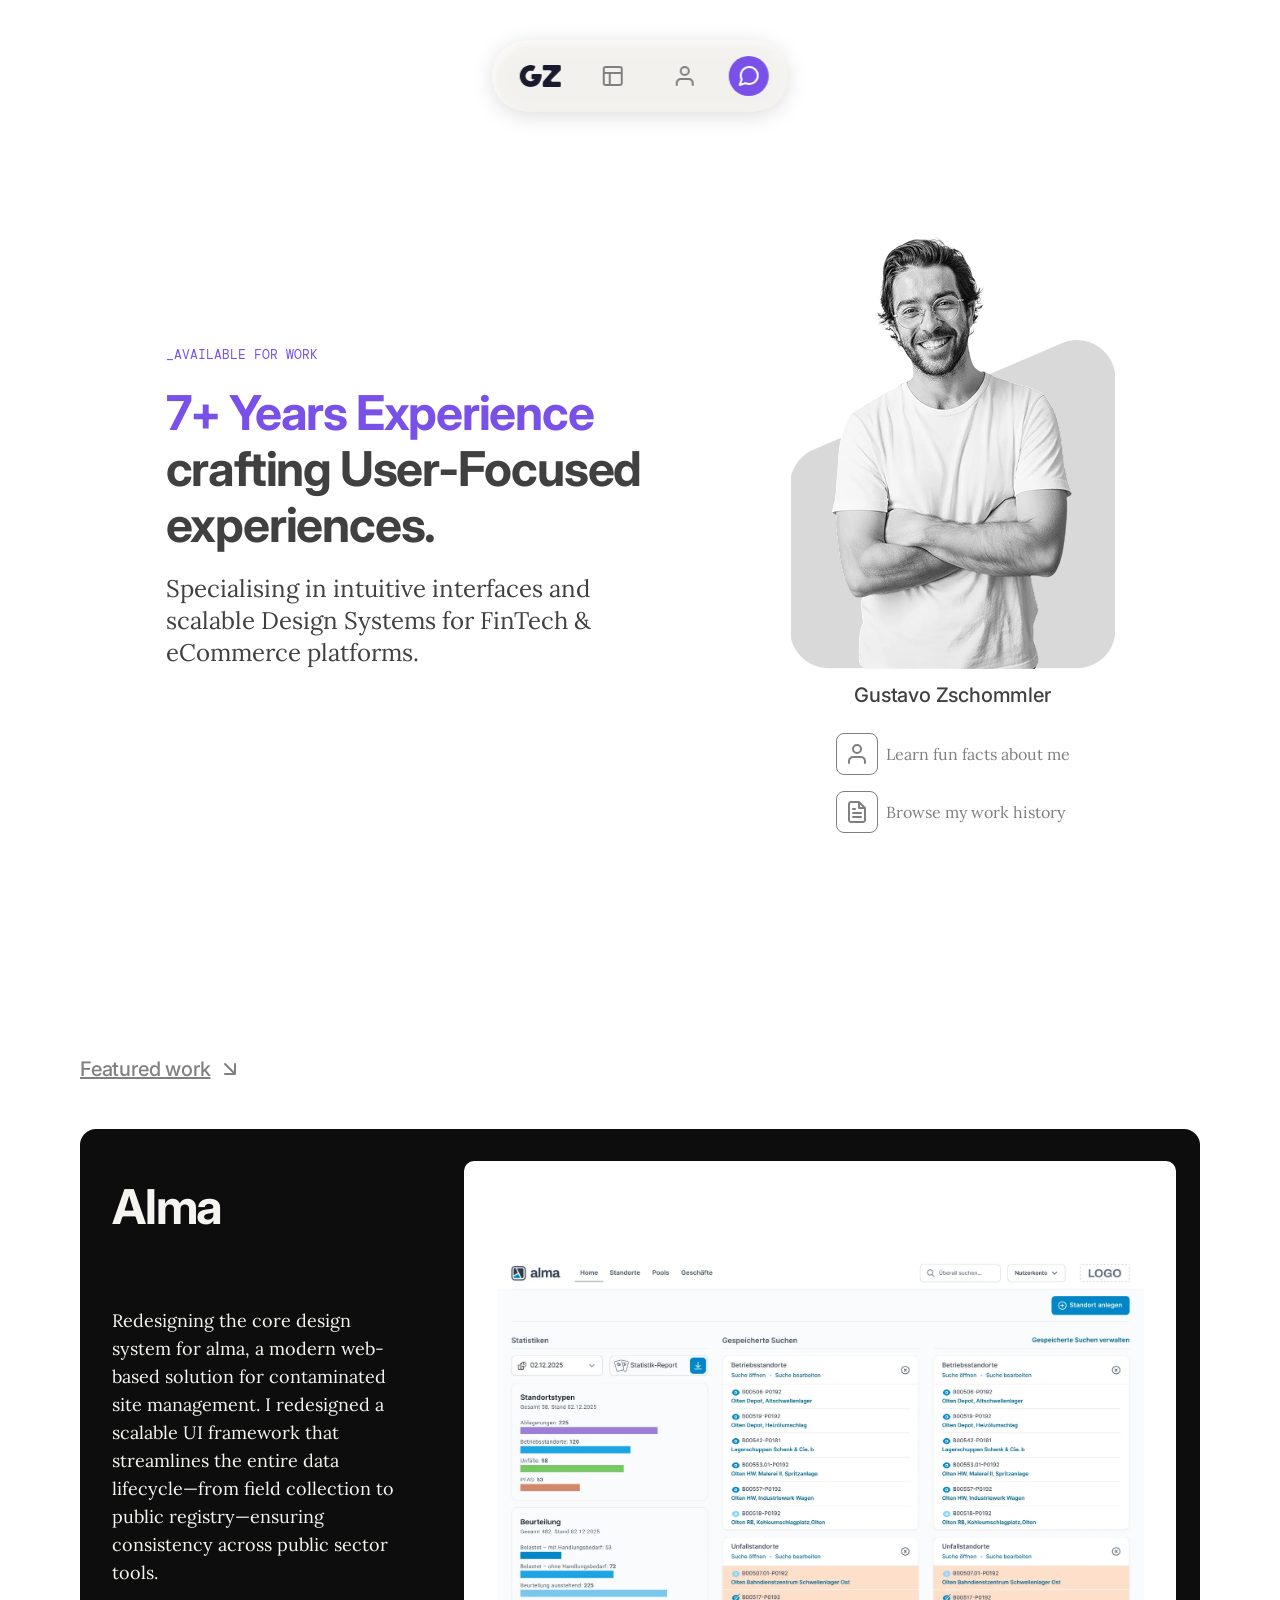
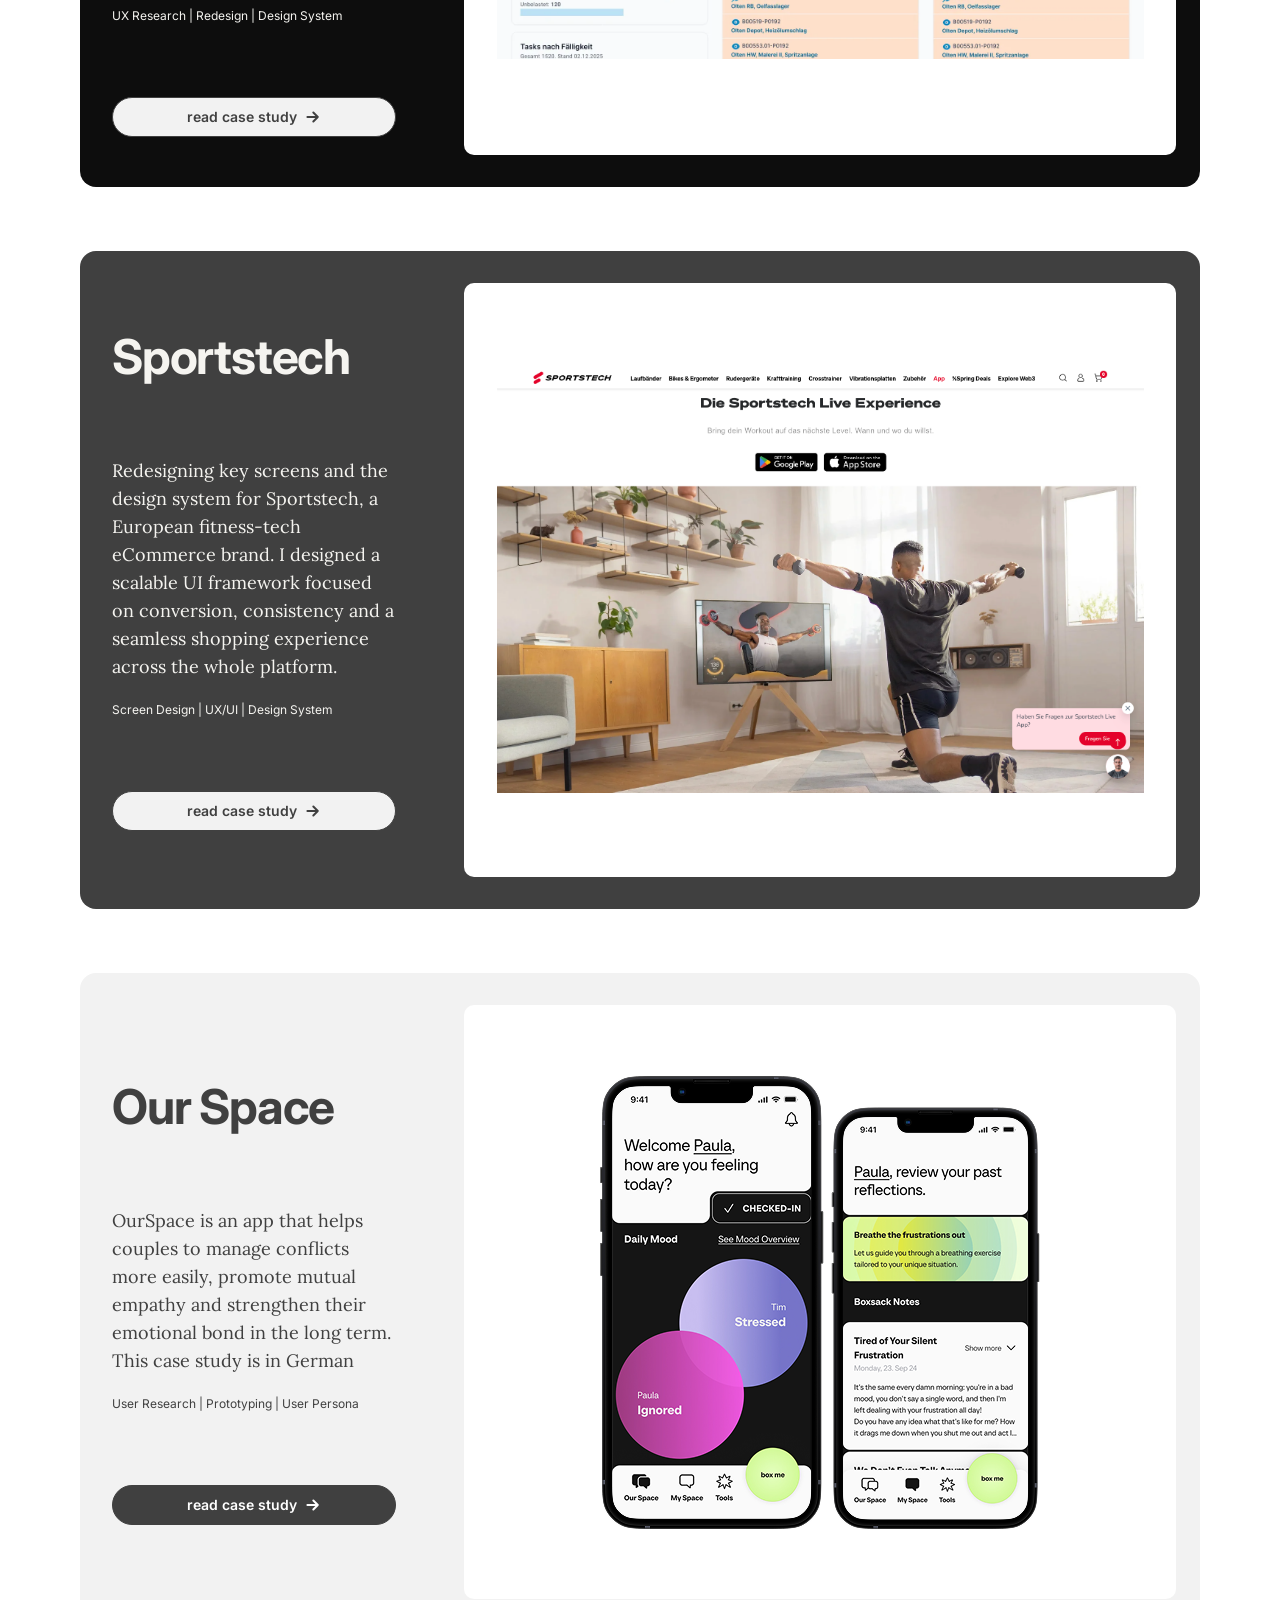
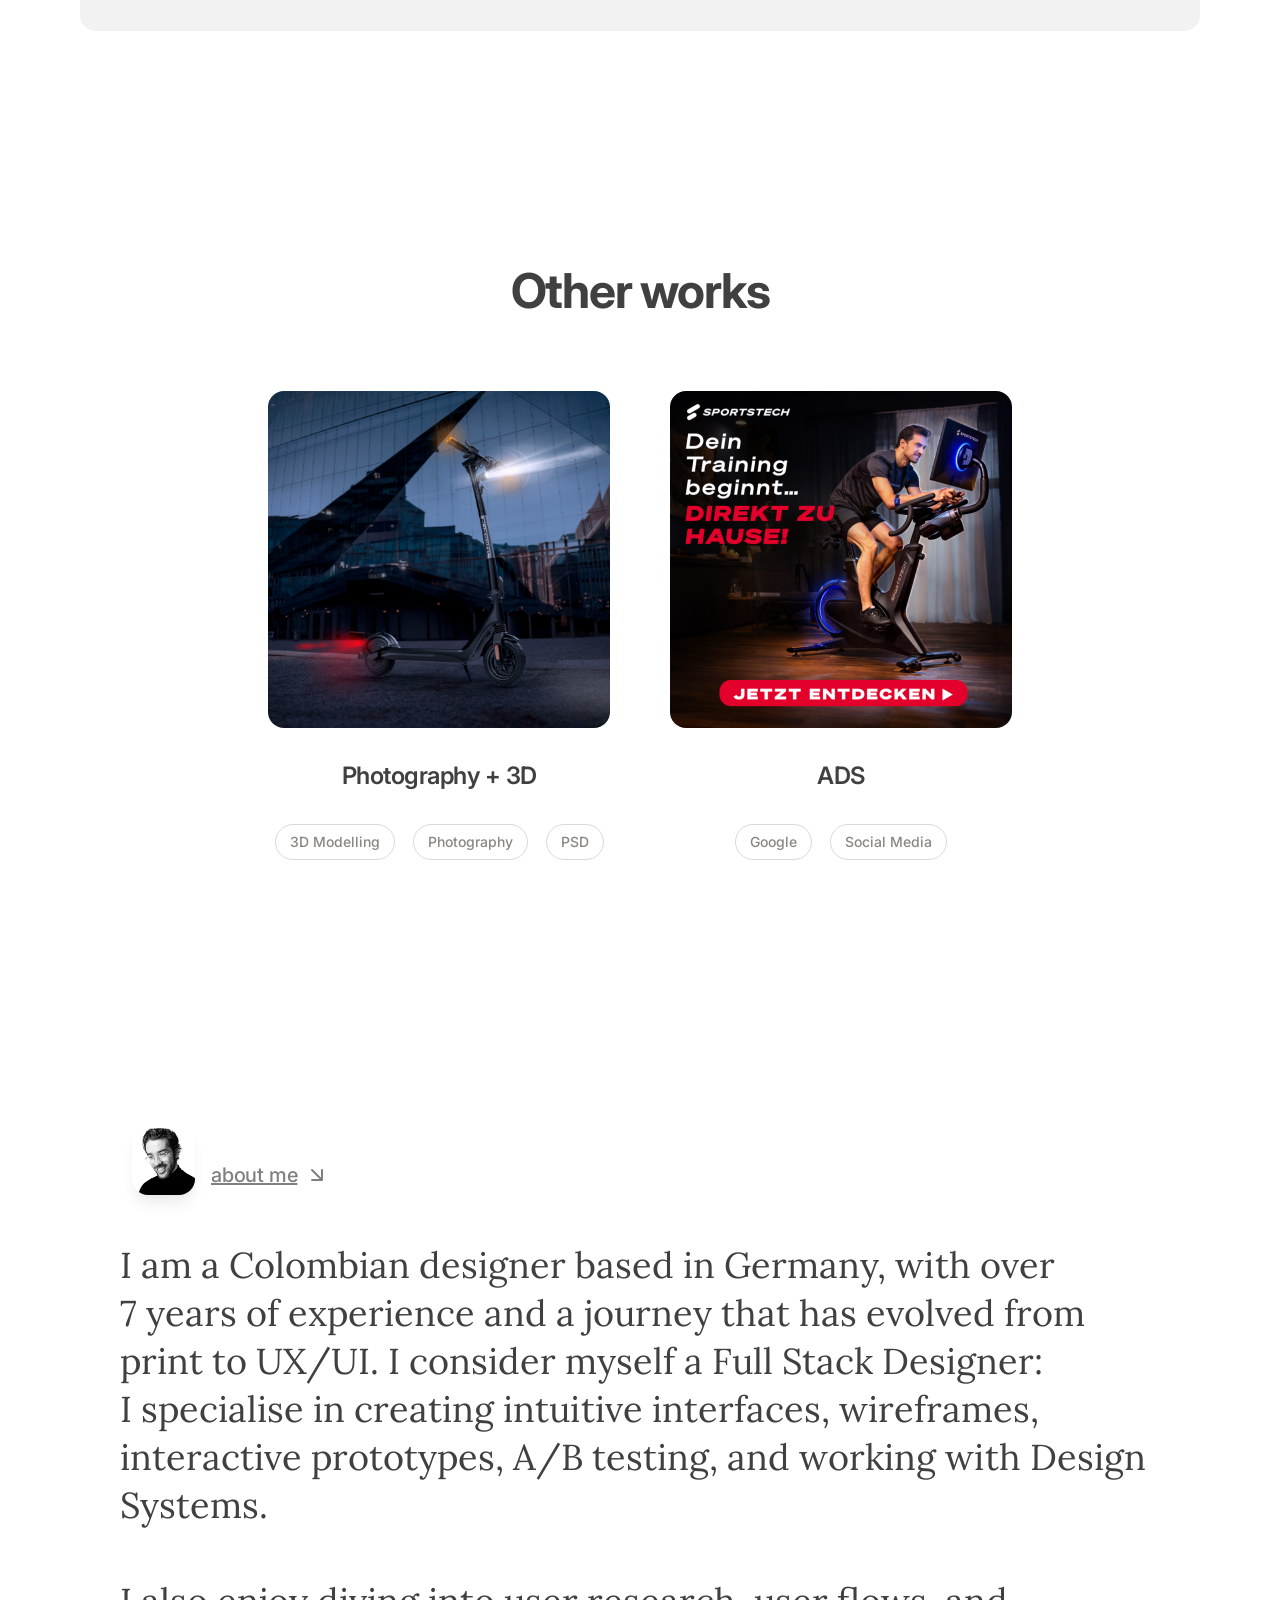
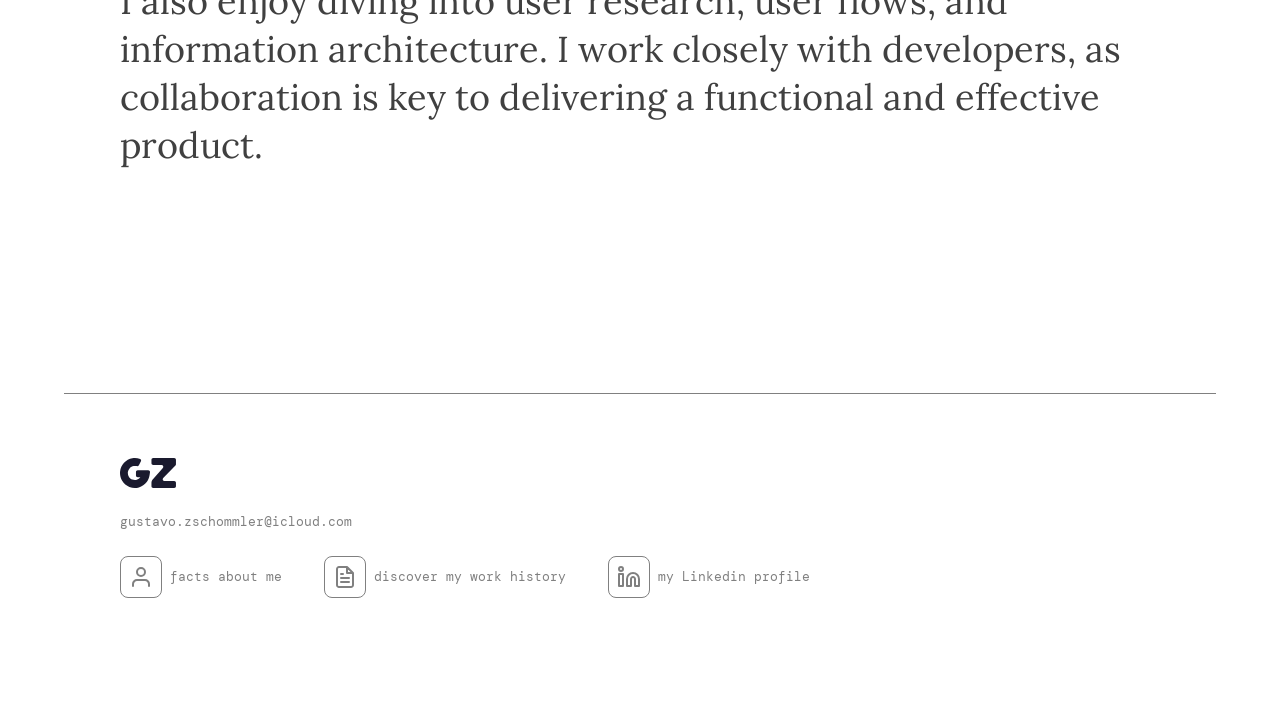
<file: index.html>
<!DOCTYPE html>
<html lang="en">
<head>
  <meta charset="UTF-8" />
  <meta name="viewport" content="width=device-width, initial-scale=1.0" />
  <title>Gustavo Zschommler — UX/UI Designer</title>
  <meta name="description" content="UX/UI Designer with 7+ years of experience crafting user-focused experiences. Specialising in intuitive interfaces and scalable Design Systems for FinTech & eCommerce platforms." />
  <link rel="preconnect" href="https://fonts.googleapis.com" />
  <link rel="preconnect" href="https://fonts.gstatic.com" crossorigin />
  <link href="https://fonts.googleapis.com/css2?family=Inter:wght@400;500;600;700&family=Lora:ital,wght@0,400;1,400&family=DM+Mono:wght@400&display=swap" rel="stylesheet" />
  <link rel="stylesheet" href="css/tokens.css" />
  <link rel="stylesheet" href="css/base.css" />
  <link rel="stylesheet" href="css/home.css" />
  <link rel="icon" type="image/svg+xml" href="assets/img/logo-sm.svg" />
</head>
<body>

  <!-- Navbar -->
  <div class="navbar-wrap">
    <nav class="navbar" aria-label="Main navigation">
      <a class="nav-logo" href="index.html" aria-label="Home">
        <img src="assets/img/logo-sm.svg" alt="GZ logo" />
      </a>
      <div class="nav-items">
        <a class="nav-icon" href="index.html#featured-work" aria-label="Featured work">
          <img src="assets/img/icon-layout.svg" alt="" />
        </a>
        <a class="nav-icon" href="about.html" aria-label="About me">
          <img src="assets/img/icon-user.svg" alt="" />
        </a>
      </div>
      <a class="nav-talk" href="mailto:gustavo.zschommler@icloud.com" aria-label="Let's talk">
        <img src="assets/img/icon-message.svg" alt="" />
      </a>
    </nav>
  </div>

  <main class="page">

    <!-- Hero -->
    <section class="hero">
      <div class="hero-content">
        <p class="hero-kicker mono">_AVAILABLE FOR WORK</p>
        <h1 class="hero-title display-sm">
          <span class="accent">7+ Years Experience</span><br />
          crafting User-Focused experiences.
        </h1>
        <p class="hero-lede body-xl">Specialising in intuitive interfaces and scalable Design Systems for FinTech &amp; eCommerce platforms.</p>
      </div>
      <div class="hero-profile">
        <div class="hero-portrait">
          <img src="assets/img/portrait-me.png" alt="Portrait of Gustavo Zschommler" />
          <p class="hero-name heading-3">Gustavo Zschommler</p>
        </div>
        <div class="hero-links">
          <a class="icon-link" href="about.html">
            <span class="icon-box"><img src="assets/img/icon-profile.svg" alt="" /></span>
            <span>Learn fun facts about me</span>
          </a>
          <a class="icon-link" href="about.html#history">
            <span class="icon-box"><img src="assets/img/icon-cv.svg" alt="" /></span>
            <span>Browse my work history</span>
          </a>
        </div>
      </div>
    </section>

    <!-- Featured work -->
    <section class="featured" id="featured-work">
      <a class="section-link" href="#featured-work">
        <span class="text">Featured work</span>
        <img src="assets/img/icon-arrow-down.svg" alt="" />
      </a>

      <div class="project-cards">

        <a class="project-card card-dark" href="case-alma.html">
          <div class="card-text">
            <h2 class="card-title">Alma</h2>
            <div class="card-description">
              <p class="body-lg">Redesigning the core design system for alma, a modern web-based solution for contaminated site management. I redesigned a scalable UI framework that streamlines the entire data lifecycle—from field collection to public registry—ensuring consistency across public sector tools.</p>
              <p class="card-categories">UX Research | Redesign | Design System</p>
            </div>
            <span class="btn btn-outline">read case study <img src="assets/img/icon-arrow-dark.svg" alt="" /></span>
          </div>
          <div class="card-media">
            <img src="assets/img/alma-desktop.png" alt="Alma dashboard interface" />
          </div>
        </a>

        <a class="project-card card-graphite" href="case-sportstech.html">
          <div class="card-text">
            <h2 class="card-title">Sportstech</h2>
            <div class="card-description">
              <p class="body-lg">Redesigning key screens and the design system for Sportstech, a European fitness-tech eCommerce brand. I designed a scalable UI framework focused on conversion, consistency and a seamless shopping experience across the whole platform.</p>
              <p class="card-categories">Screen Design | UX/UI | Design System</p>
            </div>
            <span class="btn btn-outline">read case study <img src="assets/img/icon-arrow-dark.svg" alt="" /></span>
          </div>
          <div class="card-media">
            <img src="assets/img/sportstech-desktop.png" alt="Sportstech live experience page" />
          </div>
        </a>

        <a class="project-card card-light" href="case-ourspace.html">
          <div class="card-text">
            <h2 class="card-title">Our Space</h2>
            <div class="card-description">
              <p class="body-lg">OurSpace is an app that helps couples to manage conflicts more easily, promote mutual empathy and strengthen their emotional bond in the long term. This case study is in German</p>
              <p class="card-categories">User Research | Prototyping | User Persona</p>
            </div>
            <span class="btn btn-solid">read case study <img src="assets/img/icon-arrow-light.svg" alt="" /></span>
          </div>
          <div class="card-media">
            <img class="app-shot" src="assets/img/ourspace-main.png" alt="OurSpace app screens" />
          </div>
        </a>

      </div>
    </section>

    <!-- Other works -->
    <section class="other-works">
      <h2 class="other-works-title display-sm">Other works</h2>
      <div class="other-works-cards">

        <a class="work-card" href="case-photo-3d.html">
          <div class="work-image">
            <img src="assets/img/photo-3d.jpg" alt="Photography and 3D manipulation work" />
          </div>
          <p class="work-title heading-2">Photography + 3D</p>
          <div class="work-categories">
            <span class="chip">3D Modelling</span>
            <span class="chip">Photography</span>
            <span class="chip">PSD</span>
          </div>
        </a>

        <a class="work-card" href="case-ads.html">
          <div class="work-image">
            <img src="assets/img/ads-card.jpg" alt="Display advertising work" />
          </div>
          <p class="work-title heading-2">ADS</p>
          <div class="work-categories">
            <span class="chip">Google</span>
            <span class="chip">Social Media</span>
          </div>
        </a>

      </div>
    </section>

    <!-- About me (resumen) -->
    <section class="about-strip">
      <a class="about-link" href="about.html">
        <span class="about-portrait"><img src="assets/img/portrait-mini.png" alt="Gustavo Zschommler" /></span>
        <span class="section-link"><span class="text">about me</span> <img src="assets/img/icon-arrow-down.svg" alt="" /></span>
      </a>
      <p class="about-text body-2xl">
        I am a Colombian designer based in Germany, with over <br />
        7 years of experience and a journey that has evolved from print to UX/UI. I consider myself a Full Stack Designer: <br />
        I specialise in creating intuitive interfaces, wireframes, interactive prototypes, A/B testing, and working with Design Systems. <br /><br />
        I also enjoy diving into user research, user flows, and information architecture. I work closely with developers, as collaboration is key to delivering a functional and effective product.
      </p>
    </section>

    <!-- Footer -->
    <footer class="footer">
      <div class="footer-inner">
        <a class="footer-logo" href="index.html">
          <img src="assets/img/logo-md.svg" alt="GZ logo" />
        </a>
        <p class="footer-email mono">gustavo.zschommler@icloud.com</p>
        <div class="footer-links">
          <a class="icon-link" href="about.html">
            <span class="icon-box"><img src="assets/img/icon-profile.svg" alt="" /></span>
            <span>facts about me</span>
          </a>
          <a class="icon-link" href="about.html#history">
            <span class="icon-box"><img src="assets/img/icon-cv.svg" alt="" /></span>
            <span>discover my work history</span>
          </a>
          <a class="icon-link" href="https://www.linkedin.com/in/gustavo-zschommler" target="_blank" rel="noopener">
            <span class="icon-box"><img src="assets/img/icon-linkedin.svg" alt="" /></span>
            <span>my Linkedin profile</span>
          </a>
        </div>
      </div>
    </footer>

  </main>

</body>
</html>
</file>
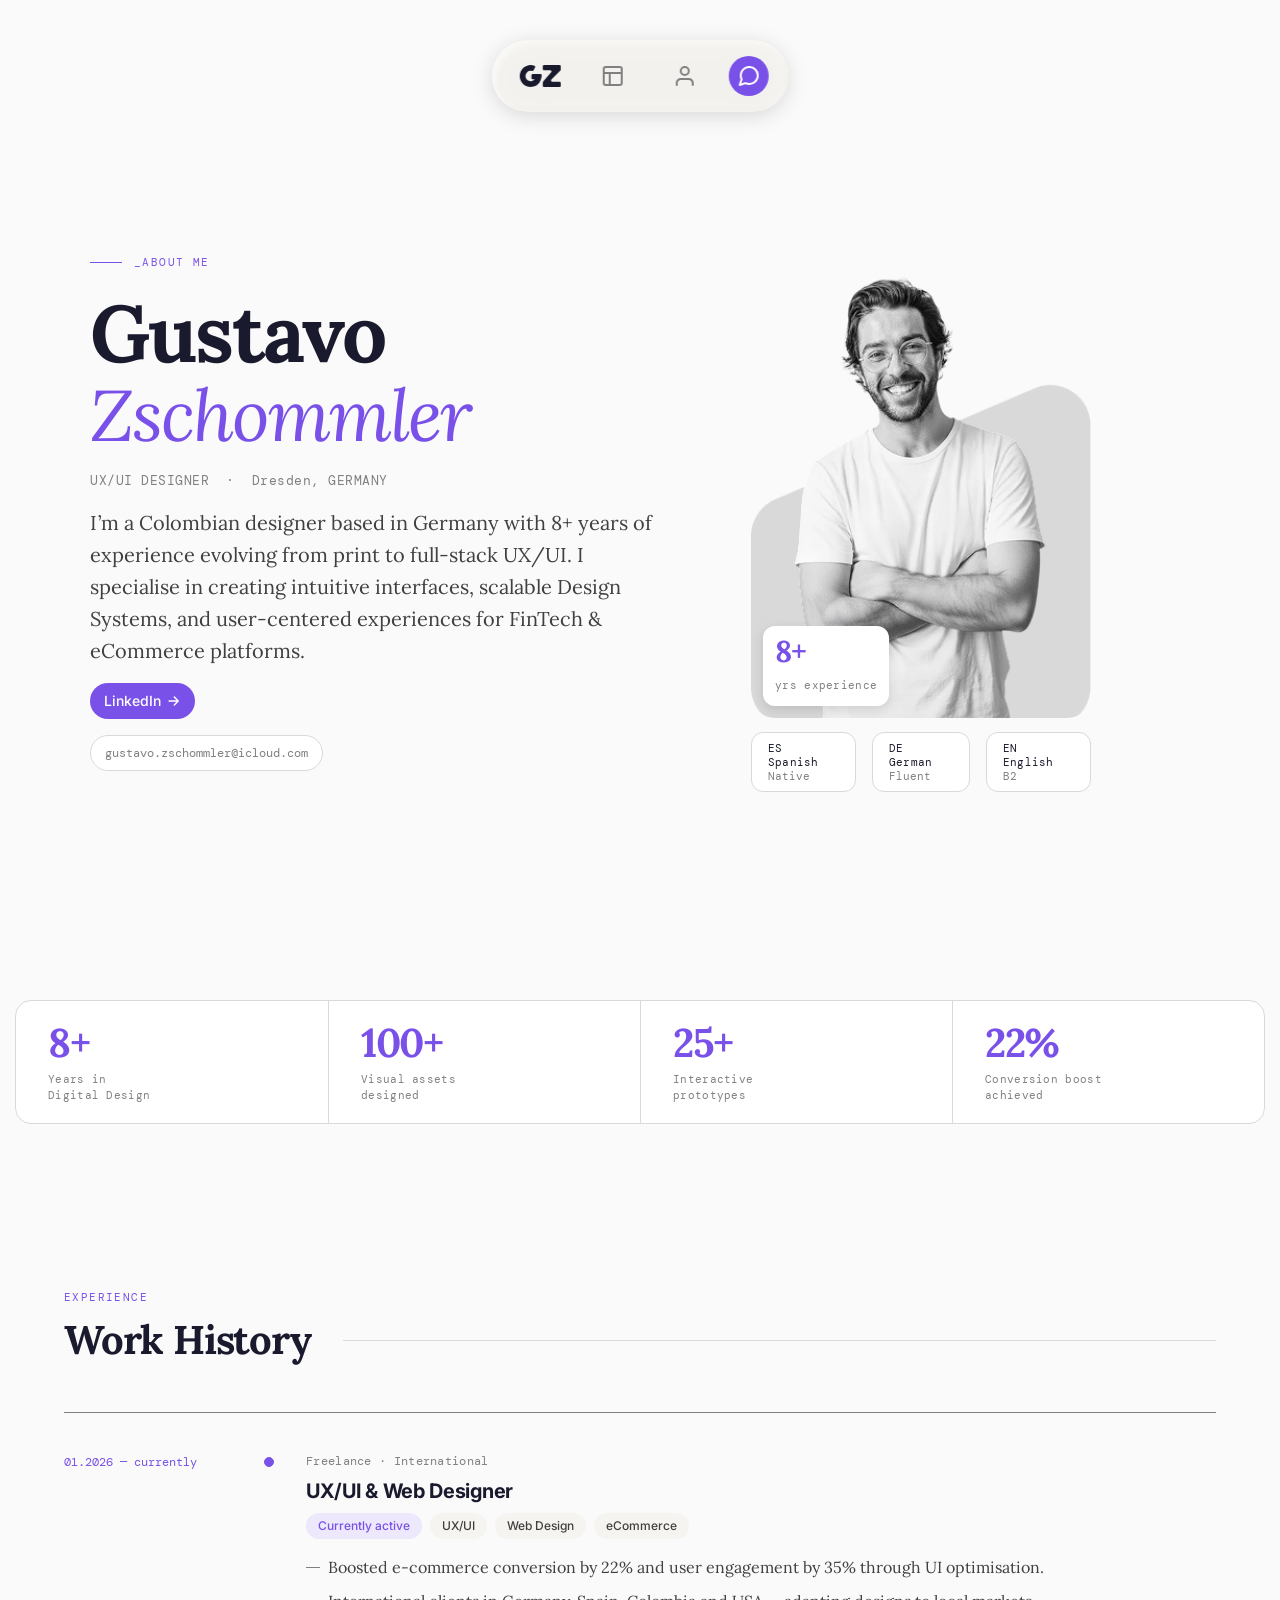
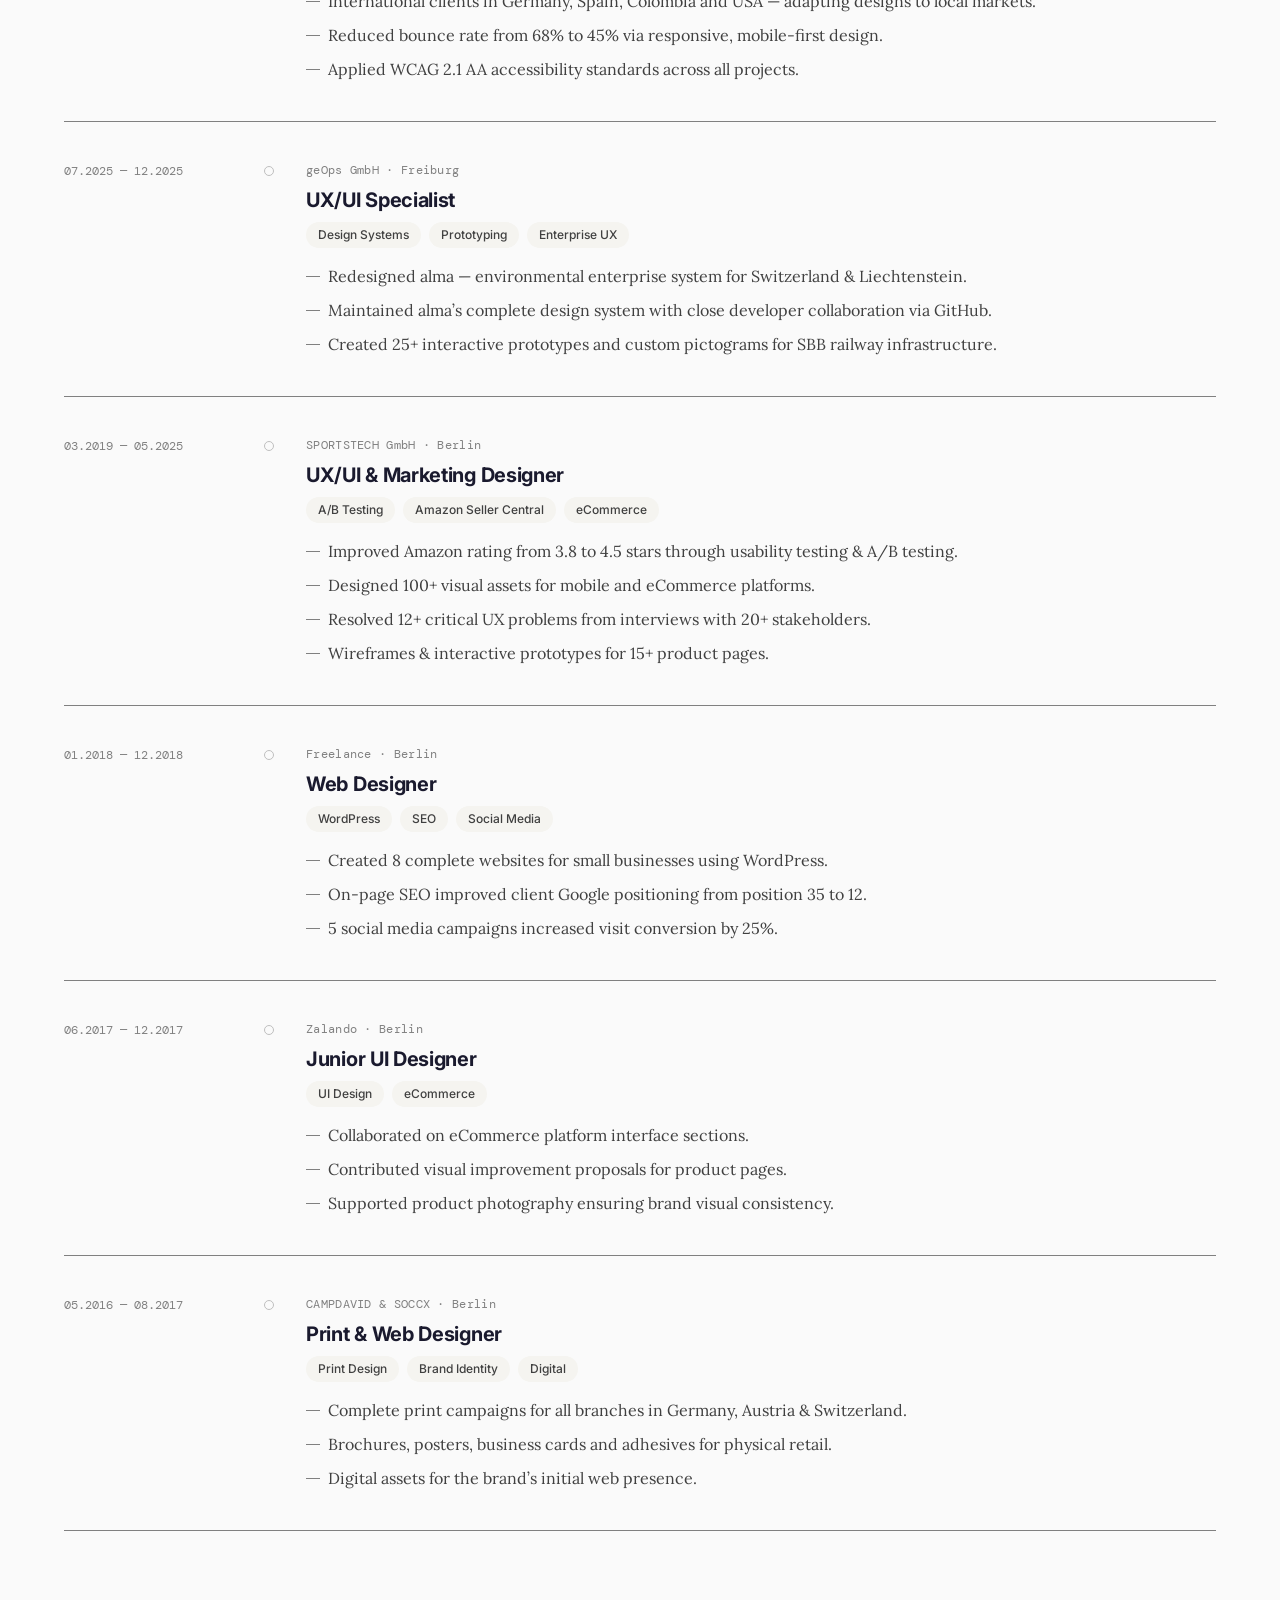
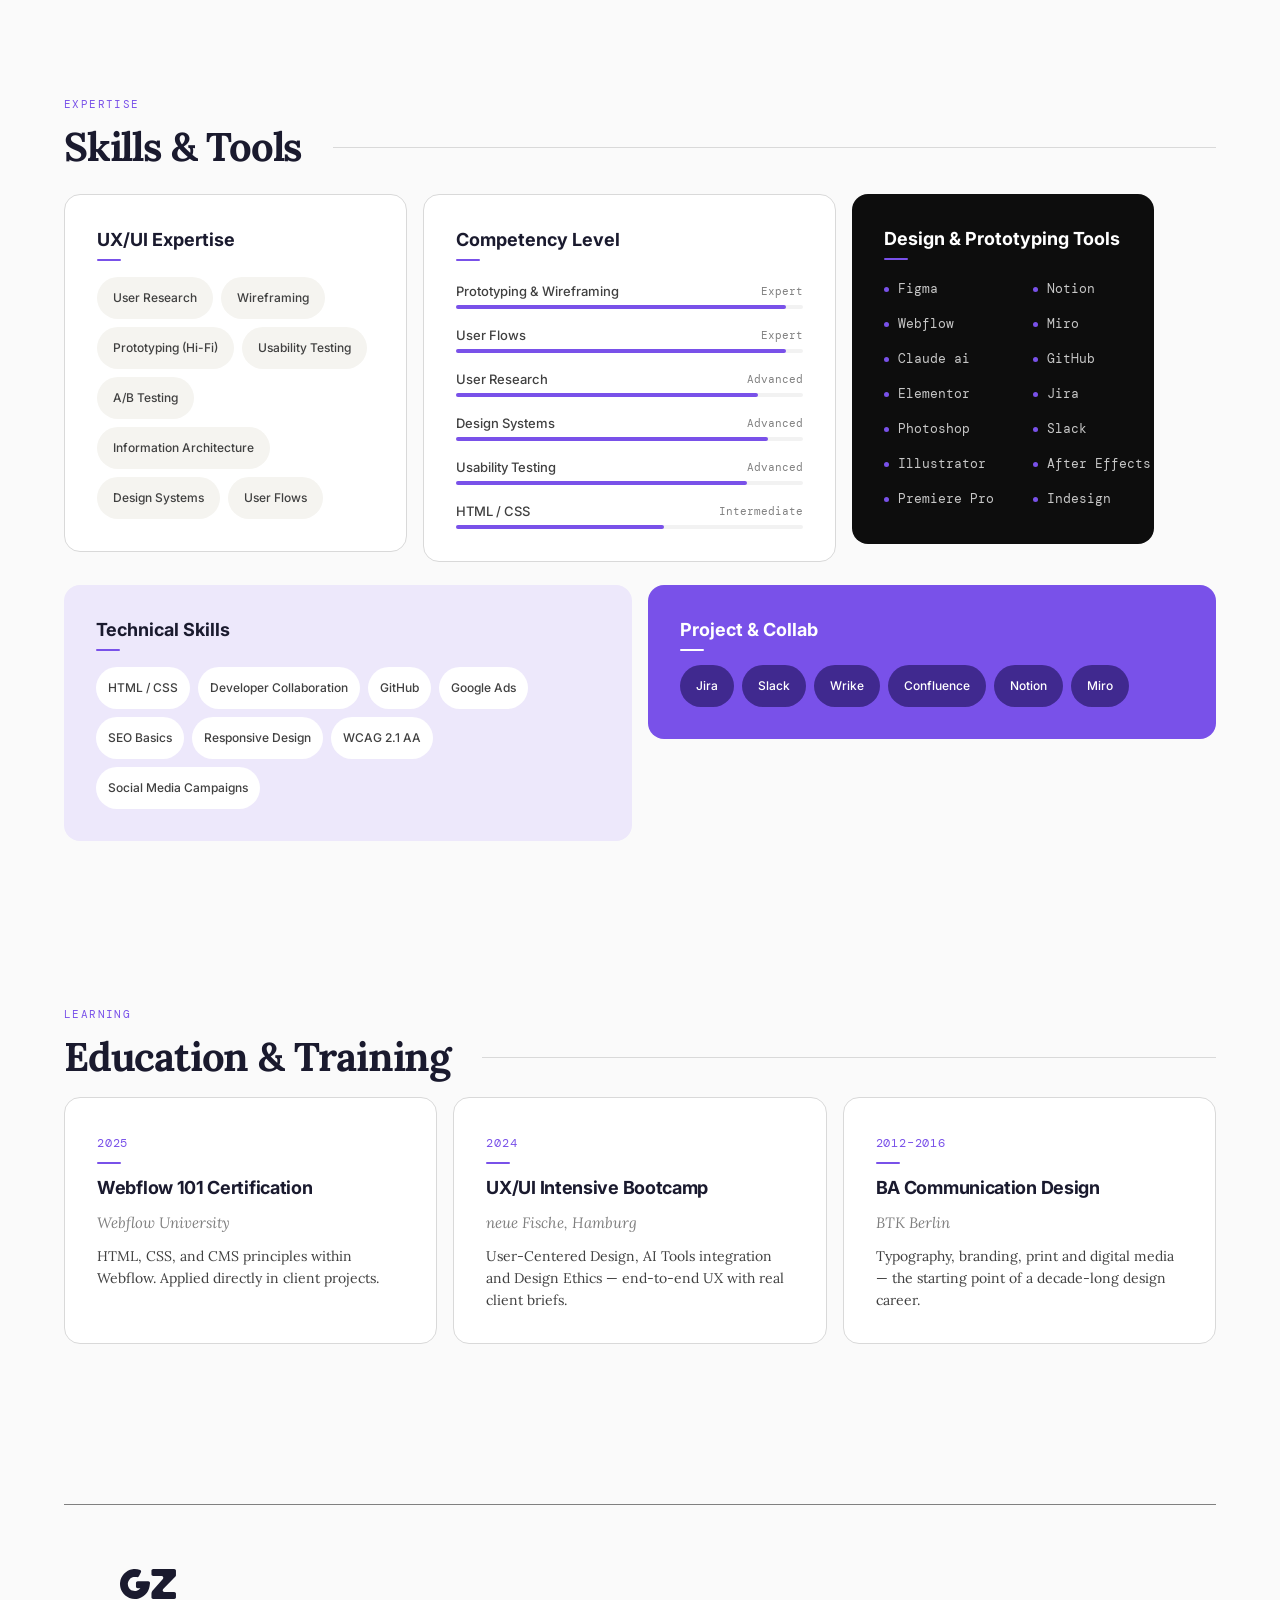
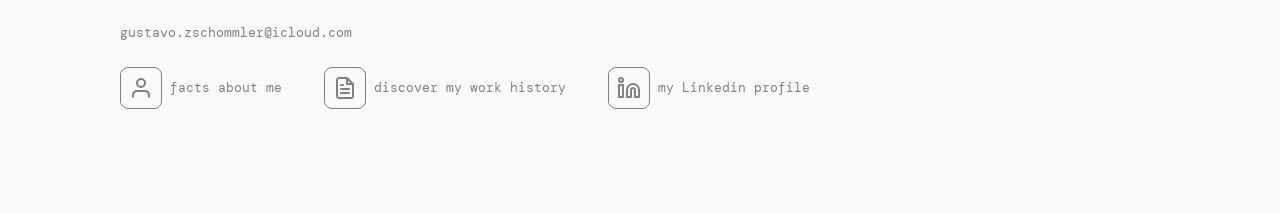
<file: about.html>
<!DOCTYPE html>
<html lang="en">
<head>
  <meta charset="UTF-8" />
  <meta name="viewport" content="width=device-width, initial-scale=1.0" />
  <title>About Me — Gustavo Zschommler</title>
  <meta name="description" content="Colombian UX/UI designer based in Germany with 8+ years of experience — work history, skills, tools and education." />
  <link rel="preconnect" href="https://fonts.googleapis.com" />
  <link rel="preconnect" href="https://fonts.gstatic.com" crossorigin />
  <link href="https://fonts.googleapis.com/css2?family=Inter:wght@400;500;600;700&family=Lora:ital,wght@0,400;0,700;1,400&family=DM+Mono:wght@400&display=swap" rel="stylesheet" />
  <link rel="stylesheet" href="css/tokens.css" />
  <link rel="stylesheet" href="css/base.css" />
  <link rel="stylesheet" href="css/about.css" />
  <link rel="icon" type="image/svg+xml" href="assets/img/logo-sm.svg" />
</head>
<body class="about-page">

  <!-- Navbar -->
  <div class="navbar-wrap">
    <nav class="navbar" aria-label="Main navigation">
      <a class="nav-logo" href="index.html" aria-label="Home">
        <img src="assets/img/logo-sm.svg" alt="GZ logo" />
      </a>
      <div class="nav-items">
        <a class="nav-icon" href="index.html#featured-work" aria-label="Featured work">
          <img src="assets/img/icon-layout.svg" alt="" />
        </a>
        <a class="nav-icon" href="about.html" aria-label="About me">
          <img src="assets/img/icon-user.svg" alt="" />
        </a>
      </div>
      <a class="nav-talk" href="mailto:gustavo.zschommler@icloud.com" aria-label="Let's talk">
        <img src="assets/img/icon-message.svg" alt="" />
      </a>
    </nav>
  </div>

  <main class="page-about">

    <!-- Hero -->
    <section class="about-hero">
      <div class="about-hero-content">
        <p class="eyebrow">_ABOUT ME</p>
        <div class="about-name">
          <p class="first">Gustavo</p>
          <p class="last">Zschommler</p>
        </div>
        <p class="about-role">UX/UI DESIGNER&nbsp;&nbsp;·&nbsp;&nbsp;Dresden, GERMANY</p>
        <p class="about-intro">I&rsquo;m a Colombian designer based in Germany with 8+ years of experience evolving from print to full-stack UX/UI. I specialise in creating intuitive interfaces, scalable Design Systems, and user-centered experiences for FinTech &amp; eCommerce platforms.</p>
        <a class="btn-violet" href="https://www.linkedin.com/in/gustavo-zschommler" target="_blank" rel="noopener">LinkedIn <img src="assets/img/icon-external.svg" alt="" /></a>
        <span class="chip-email">gustavo.zschommler@icloud.com</span>
      </div>
      <div class="about-profile">
        <div class="about-portrait-frame">
          <img src="assets/img/portrait-about.png" alt="Portrait of Gustavo Zschommler" />
          <div class="badge-yrs">
            <p class="num">8+</p>
            <p class="lbl">yrs experience</p>
          </div>
        </div>
        <div class="lang-row">
          <div class="lang-card"><p class="lang">ES Spanish</p><p class="level">Native</p></div>
          <div class="lang-card"><p class="lang">DE German</p><p class="level">Fluent</p></div>
          <div class="lang-card"><p class="lang">EN English</p><p class="level">B2</p></div>
        </div>
      </div>
    </section>

    <!-- Stats -->
    <section class="stats-box" aria-label="Key stats">
      <div class="stat"><p class="num">8+</p><p class="lbl">Years in<br />Digital Design</p></div>
      <div class="stat"><p class="num">100+</p><p class="lbl">Visual assets<br />designed</p></div>
      <div class="stat"><p class="num">25+</p><p class="lbl">Interactive<br />prototypes</p></div>
      <div class="stat"><p class="num">22%</p><p class="lbl">Conversion boost<br />achieved</p></div>
    </section>

    <!-- Work history -->
    <section class="experience" id="history">
      <div class="section-header">
        <p class="kicker">EXPERIENCE</p>
        <div class="title-row">
          <h2>Work History</h2>
          <span class="rule"></span>
        </div>
      </div>

      <article class="job current">
        <p class="job-date">01.2026 — currently</p>
        <span class="job-dot"></span>
        <div class="job-details">
          <p class="job-company">Freelance · International</p>
          <p class="job-title">UX/UI &amp; Web Designer</p>
          <div class="job-tags">
            <span class="tag tag-active">Currently active</span>
            <span class="tag">UX/UI</span>
            <span class="tag">Web Design</span>
            <span class="tag">eCommerce</span>
          </div>
          <div class="job-points">
            <p>Boosted e-commerce conversion by 22% and user engagement by 35% through UI optimisation.</p>
            <p>International clients in Germany, Spain, Colombia and USA — adapting designs to local markets.</p>
            <p>Reduced bounce rate from 68% to 45% via responsive, mobile-first design.</p>
            <p>Applied WCAG 2.1 AA accessibility standards across all projects.</p>
          </div>
        </div>
      </article>

      <article class="job">
        <p class="job-date">07.2025 — 12.2025</p>
        <span class="job-dot"></span>
        <div class="job-details">
          <p class="job-company">geOps GmbH · Freiburg</p>
          <p class="job-title">UX/UI Specialist</p>
          <div class="job-tags">
            <span class="tag">Design Systems</span>
            <span class="tag">Prototyping</span>
            <span class="tag">Enterprise UX</span>
          </div>
          <div class="job-points">
            <p>Redesigned alma — environmental enterprise system for Switzerland &amp; Liechtenstein.</p>
            <p>Maintained alma&rsquo;s complete design system with close developer collaboration via GitHub.</p>
            <p>Created 25+ interactive prototypes and custom pictograms for SBB railway infrastructure.</p>
          </div>
        </div>
      </article>

      <article class="job">
        <p class="job-date">03.2019 — 05.2025</p>
        <span class="job-dot"></span>
        <div class="job-details">
          <p class="job-company">SPORTSTECH GmbH · Berlin</p>
          <p class="job-title">UX/UI &amp; Marketing Designer</p>
          <div class="job-tags">
            <span class="tag">A/B Testing</span>
            <span class="tag">Amazon Seller Central</span>
            <span class="tag">eCommerce</span>
          </div>
          <div class="job-points">
            <p>Improved Amazon rating from 3.8 to 4.5 stars through usability testing &amp; A/B testing.</p>
            <p>Designed 100+ visual assets for mobile and eCommerce platforms.</p>
            <p>Resolved 12+ critical UX problems from interviews with 20+ stakeholders.</p>
            <p>Wireframes &amp; interactive prototypes for 15+ product pages.</p>
          </div>
        </div>
      </article>

      <article class="job">
        <p class="job-date">01.2018 — 12.2018</p>
        <span class="job-dot"></span>
        <div class="job-details">
          <p class="job-company">Freelance · Berlin</p>
          <p class="job-title">Web Designer</p>
          <div class="job-tags">
            <span class="tag">WordPress</span>
            <span class="tag">SEO</span>
            <span class="tag">Social Media</span>
          </div>
          <div class="job-points">
            <p>Created 8 complete websites for small businesses using WordPress.</p>
            <p>On-page SEO improved client Google positioning from position 35 to 12.</p>
            <p>5 social media campaigns increased visit conversion by 25%.</p>
          </div>
        </div>
      </article>

      <article class="job">
        <p class="job-date">06.2017 — 12.2017</p>
        <span class="job-dot"></span>
        <div class="job-details">
          <p class="job-company">Zalando · Berlin</p>
          <p class="job-title">Junior UI Designer</p>
          <div class="job-tags">
            <span class="tag">UI Design</span>
            <span class="tag">eCommerce</span>
          </div>
          <div class="job-points">
            <p>Collaborated on eCommerce platform interface sections.</p>
            <p>Contributed visual improvement proposals for product pages.</p>
            <p>Supported product photography ensuring brand visual consistency.</p>
          </div>
        </div>
      </article>

      <article class="job">
        <p class="job-date">05.2016 — 08.2017</p>
        <span class="job-dot"></span>
        <div class="job-details">
          <p class="job-company">CAMPDAVID &amp; SOCCX · Berlin</p>
          <p class="job-title">Print &amp; Web Designer</p>
          <div class="job-tags">
            <span class="tag">Print Design</span>
            <span class="tag">Brand Identity</span>
            <span class="tag">Digital</span>
          </div>
          <div class="job-points">
            <p>Complete print campaigns for all branches in Germany, Austria &amp; Switzerland.</p>
            <p>Brochures, posters, business cards and adhesives for physical retail.</p>
            <p>Digital assets for the brand&rsquo;s initial web presence.</p>
          </div>
        </div>
      </article>
    </section>

    <!-- Skills & Tools -->
    <section class="skills">
      <div class="section-header">
        <p class="kicker">EXPERTISE</p>
        <div class="title-row">
          <h2>Skills &amp; Tools</h2>
          <span class="rule"></span>
        </div>
      </div>

      <div class="skills-row">
        <div class="skill-card card-uxui">
          <div class="card-head">
            <h3>UX/UI Expertise</h3>
            <span class="bar"></span>
          </div>
          <div class="pill-wrap">
            <span class="pill">User Research</span>
            <span class="pill">Wireframing</span>
            <span class="pill">Prototyping (Hi-Fi)</span>
            <span class="pill">Usability Testing</span>
            <span class="pill">A/B Testing</span>
            <span class="pill">Information Architecture</span>
            <span class="pill">Design Systems</span>
            <span class="pill">User Flows</span>
          </div>
        </div>

        <div class="skill-card card-competency">
          <div class="card-head">
            <h3>Competency Level</h3>
            <span class="bar"></span>
          </div>
          <div class="levels">
            <div class="level-row">
              <div class="level-head"><span class="name">Prototyping &amp; Wireframing</span><span class="lvl">Expert</span></div>
              <div class="level-track"><div class="level-fill" style="width: 95%"></div></div>
            </div>
            <div class="level-row">
              <div class="level-head"><span class="name">User Flows</span><span class="lvl">Expert</span></div>
              <div class="level-track"><div class="level-fill" style="width: 95%"></div></div>
            </div>
            <div class="level-row">
              <div class="level-head"><span class="name">User Research</span><span class="lvl">Advanced</span></div>
              <div class="level-track"><div class="level-fill" style="width: 87%"></div></div>
            </div>
            <div class="level-row">
              <div class="level-head"><span class="name">Design Systems</span><span class="lvl">Advanced</span></div>
              <div class="level-track"><div class="level-fill" style="width: 90%"></div></div>
            </div>
            <div class="level-row">
              <div class="level-head"><span class="name">Usability Testing</span><span class="lvl">Advanced</span></div>
              <div class="level-track"><div class="level-fill" style="width: 84%"></div></div>
            </div>
            <div class="level-row">
              <div class="level-head"><span class="name">HTML / CSS</span><span class="lvl">Intermediate</span></div>
              <div class="level-track"><div class="level-fill" style="width: 60%"></div></div>
            </div>
          </div>
        </div>

        <div class="skill-card card-tools">
          <div class="card-head">
            <h3>Design &amp; Prototyping Tools</h3>
            <span class="bar"></span>
          </div>
          <div class="tools-grid">
            <span class="tool">Figma</span>
            <span class="tool">Notion</span>
            <span class="tool">Webflow</span>
            <span class="tool">Miro</span>
            <span class="tool">Claude ai</span>
            <span class="tool">GitHub</span>
            <span class="tool">Elementor</span>
            <span class="tool">Jira</span>
            <span class="tool">Photoshop</span>
            <span class="tool">Slack</span>
            <span class="tool">Illustrator</span>
            <span class="tool">After Effects</span>
            <span class="tool">Premiere Pro</span>
            <span class="tool">Indesign</span>
          </div>
        </div>
      </div>

      <div class="skills-row">
        <div class="skill-card card-technical">
          <div class="card-head">
            <h3>Technical Skills</h3>
            <span class="bar"></span>
          </div>
          <div class="pill-wrap">
            <span class="pill">HTML / CSS</span>
            <span class="pill">Developer Collaboration</span>
            <span class="pill">GitHub</span>
            <span class="pill">Google Ads</span>
            <span class="pill">SEO Basics</span>
            <span class="pill">Responsive Design</span>
            <span class="pill">WCAG 2.1 AA</span>
            <span class="pill">Social Media Campaigns</span>
          </div>
        </div>

        <div class="skill-card card-collab">
          <div class="card-head">
            <h3>Project &amp; Collab</h3>
            <span class="bar"></span>
          </div>
          <div class="pill-wrap">
            <span class="pill">Jira</span>
            <span class="pill">Slack</span>
            <span class="pill">Wrike</span>
            <span class="pill">Confluence</span>
            <span class="pill">Notion</span>
            <span class="pill">Miro</span>
          </div>
        </div>
      </div>
    </section>

    <!-- Education -->
    <section class="education">
      <div class="section-header">
        <p class="kicker">LEARNING</p>
        <div class="title-row">
          <h2>Education &amp; Training</h2>
          <span class="rule"></span>
        </div>
      </div>
      <div class="edu-cards">
        <div class="edu-card">
          <p class="edu-year">2025</p>
          <h3>Webflow 101 Certification</h3>
          <p class="edu-place">Webflow University</p>
          <p class="edu-desc">HTML, CSS, and CMS principles within Webflow. Applied directly in client projects.</p>
        </div>
        <div class="edu-card">
          <p class="edu-year">2024</p>
          <h3>UX/UI Intensive Bootcamp</h3>
          <p class="edu-place">neue Fische, Hamburg</p>
          <p class="edu-desc">User-Centered Design, AI Tools integration and Design Ethics — end-to-end UX with real client briefs.</p>
        </div>
        <div class="edu-card">
          <p class="edu-year">2012–2016</p>
          <h3>BA Communication Design</h3>
          <p class="edu-place">BTK Berlin</p>
          <p class="edu-desc">Typography, branding, print and digital media — the starting point of a decade-long design career.</p>
        </div>
      </div>
    </section>

    <!-- Footer -->
    <footer class="footer">
      <div class="footer-inner">
        <a class="footer-logo" href="index.html">
          <img src="assets/img/logo-md.svg" alt="GZ logo" />
        </a>
        <p class="footer-email mono">gustavo.zschommler@icloud.com</p>
        <div class="footer-links">
          <a class="icon-link" href="about.html">
            <span class="icon-box"><img src="assets/img/icon-profile.svg" alt="" /></span>
            <span>facts about me</span>
          </a>
          <a class="icon-link" href="about.html#history">
            <span class="icon-box"><img src="assets/img/icon-cv.svg" alt="" /></span>
            <span>discover my work history</span>
          </a>
          <a class="icon-link" href="https://www.linkedin.com/in/gustavo-zschommler" target="_blank" rel="noopener">
            <span class="icon-box"><img src="assets/img/icon-linkedin.svg" alt="" /></span>
            <span>my Linkedin profile</span>
          </a>
        </div>
      </div>
    </footer>

  </main>

</body>
</html>
</file>
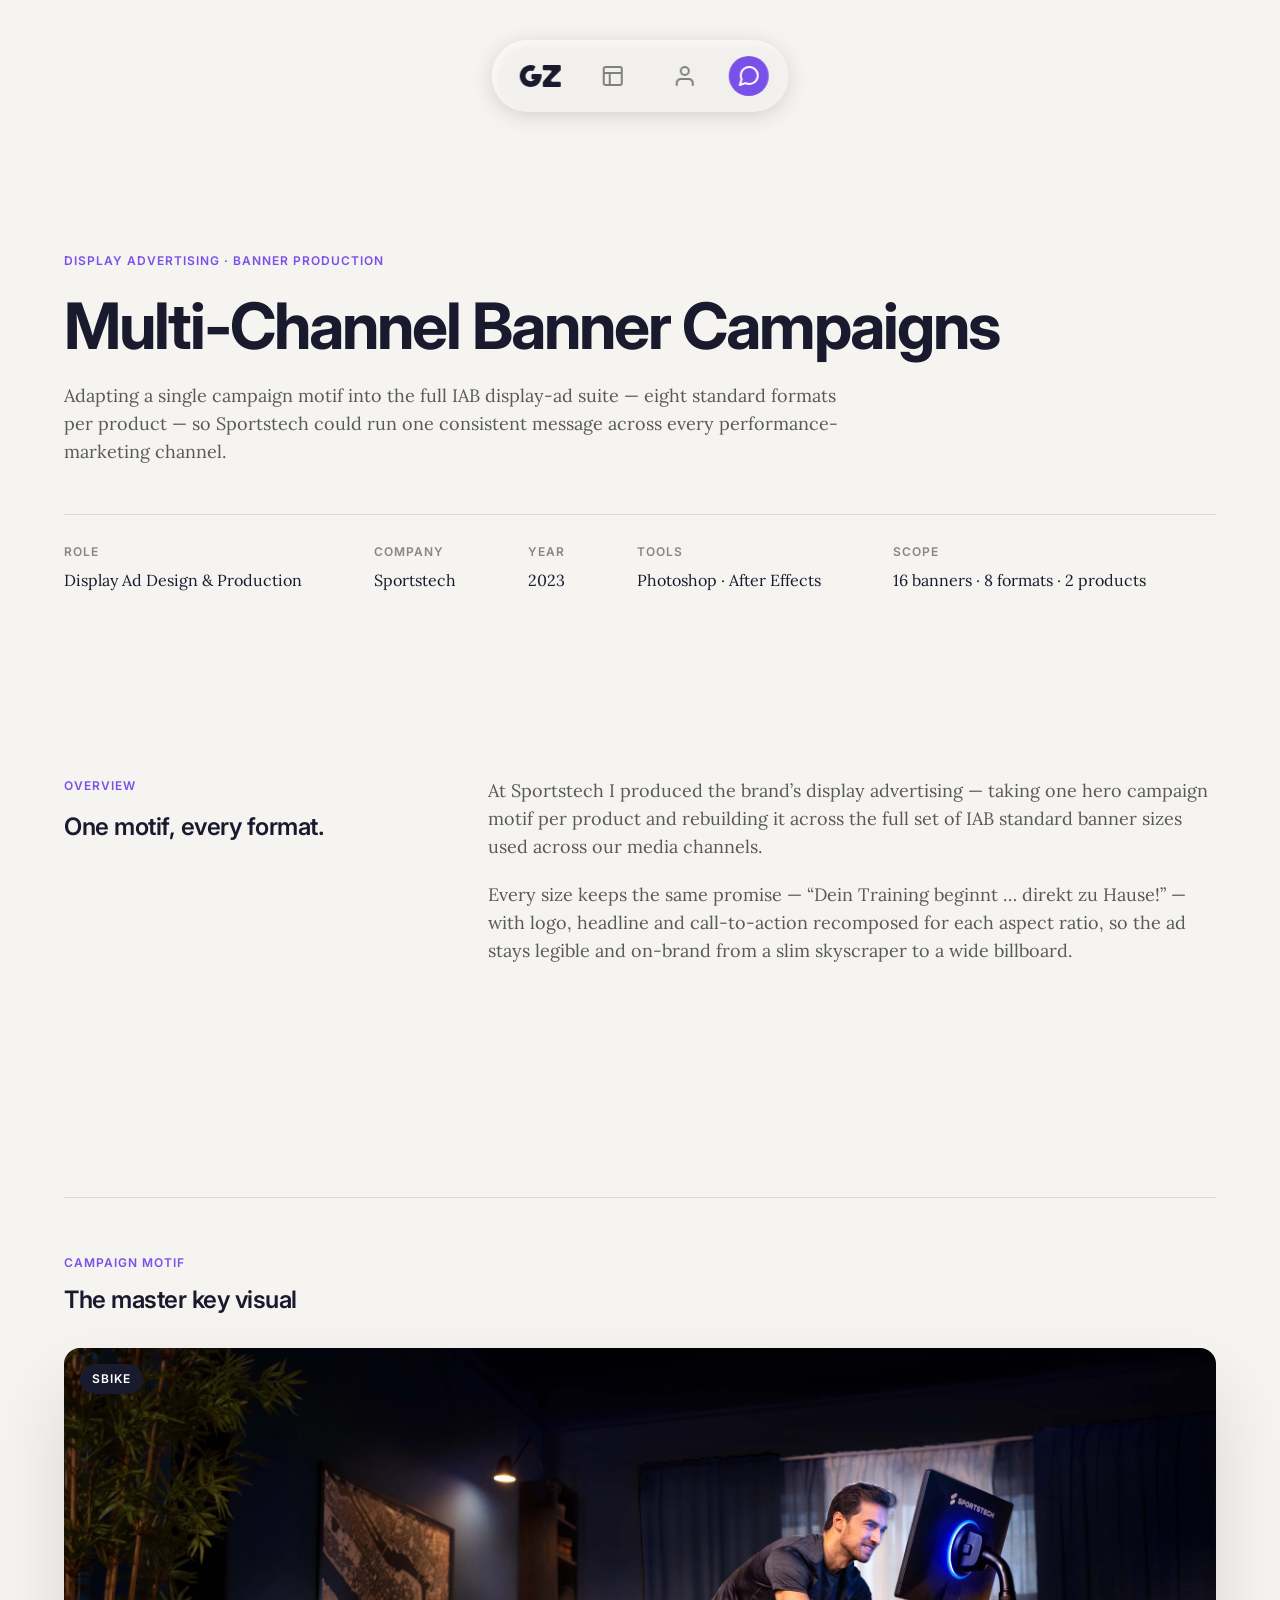
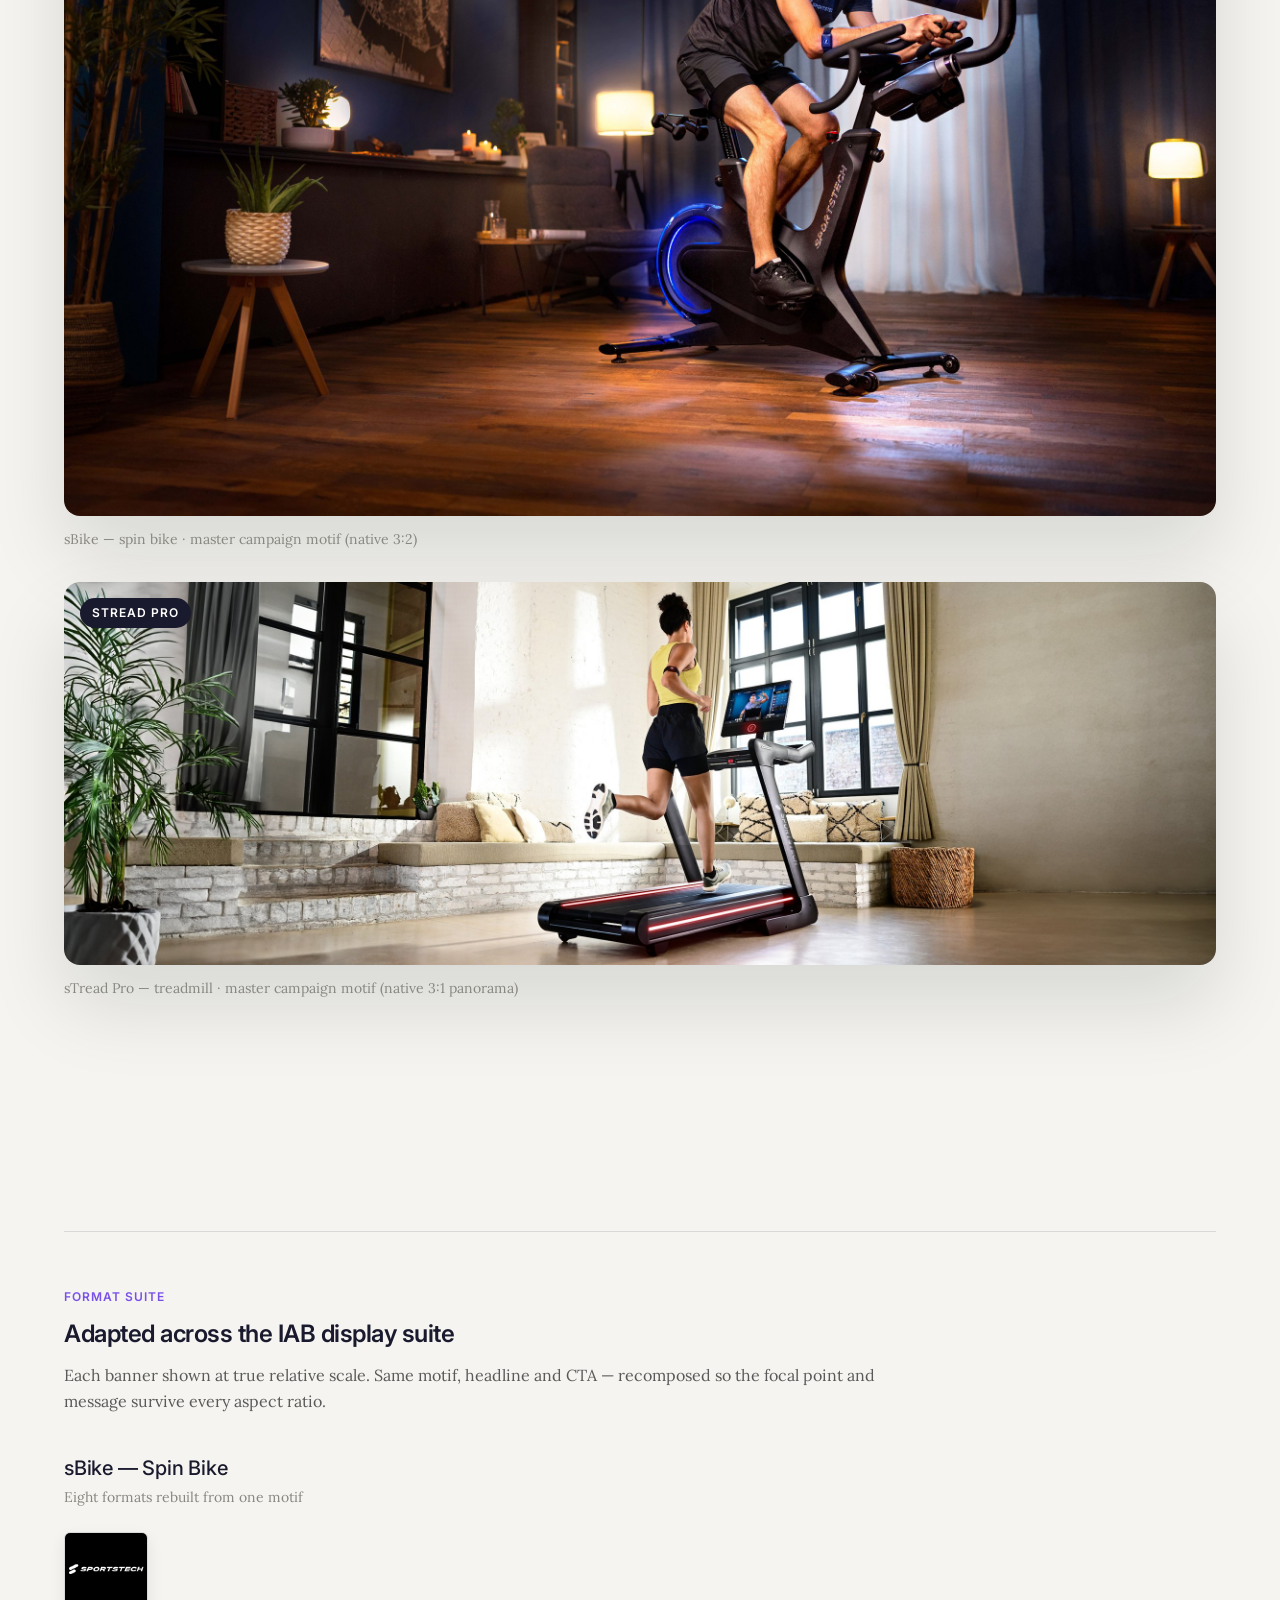
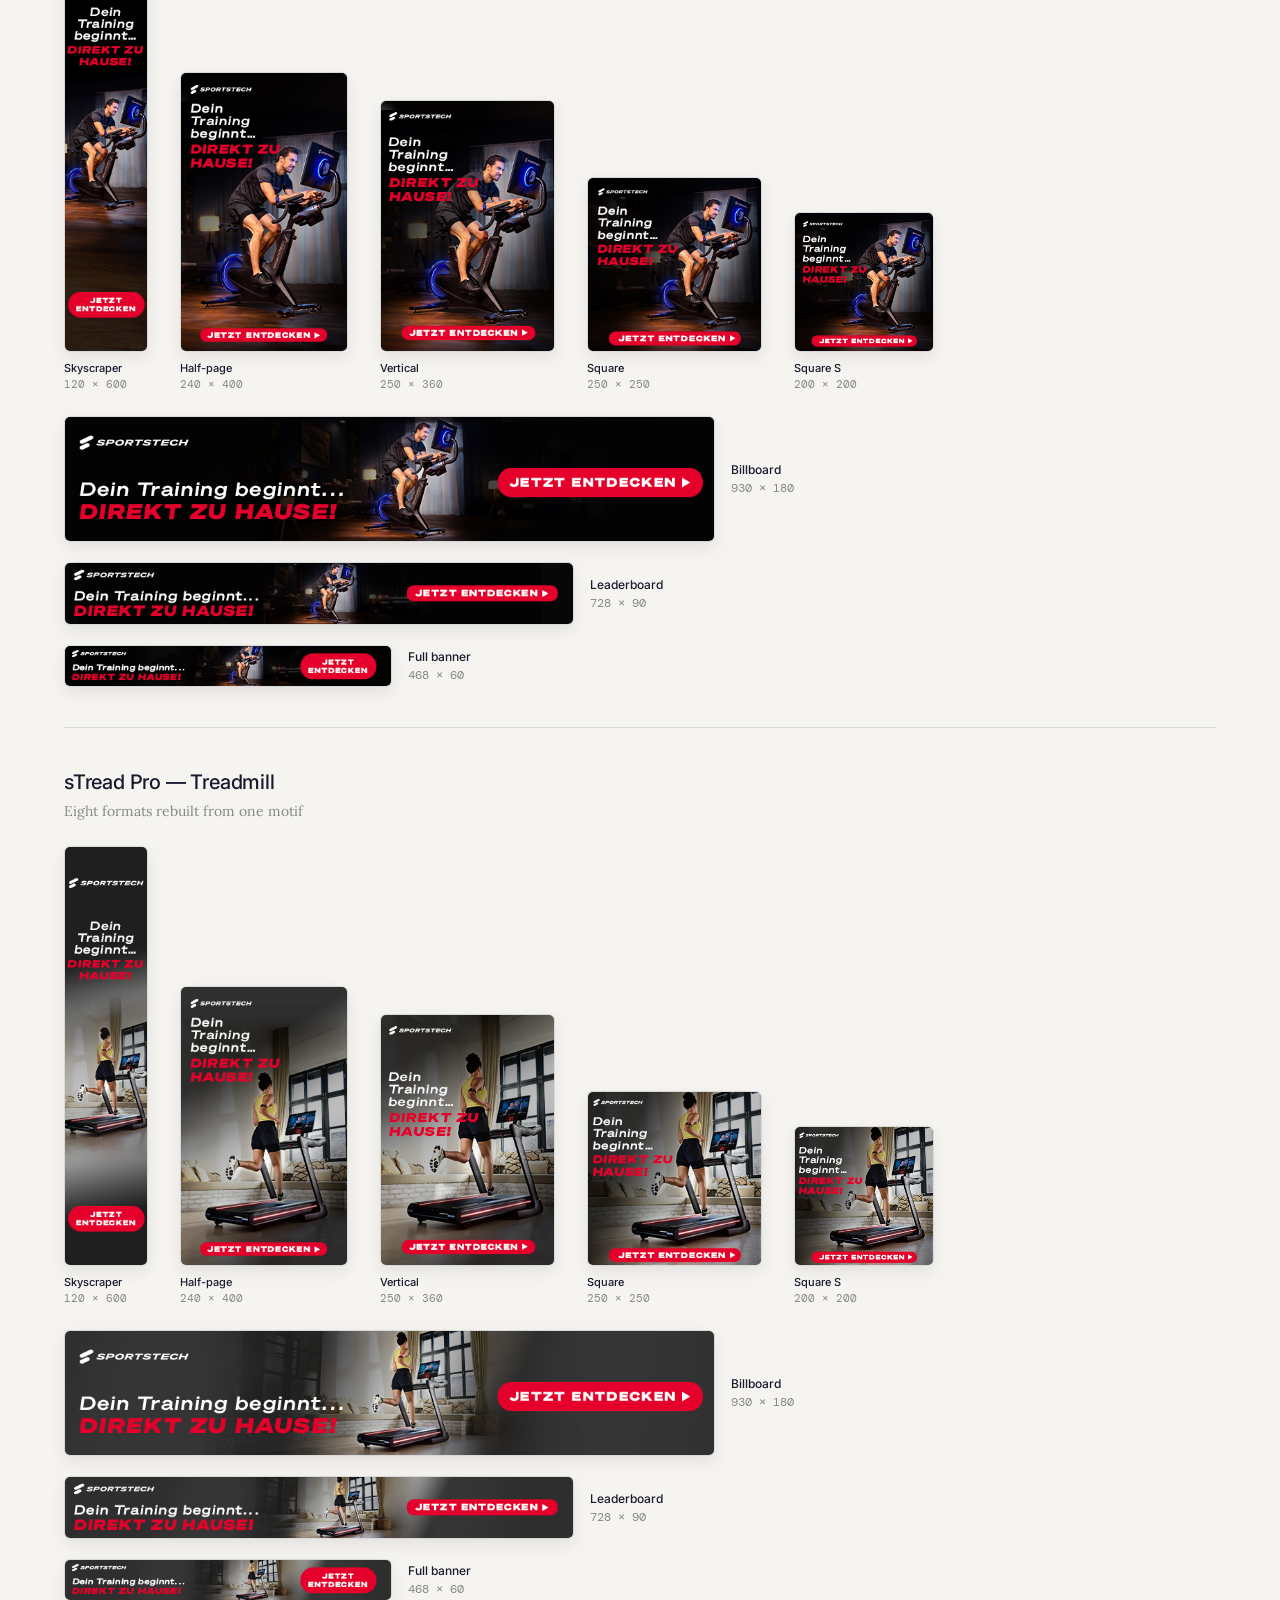
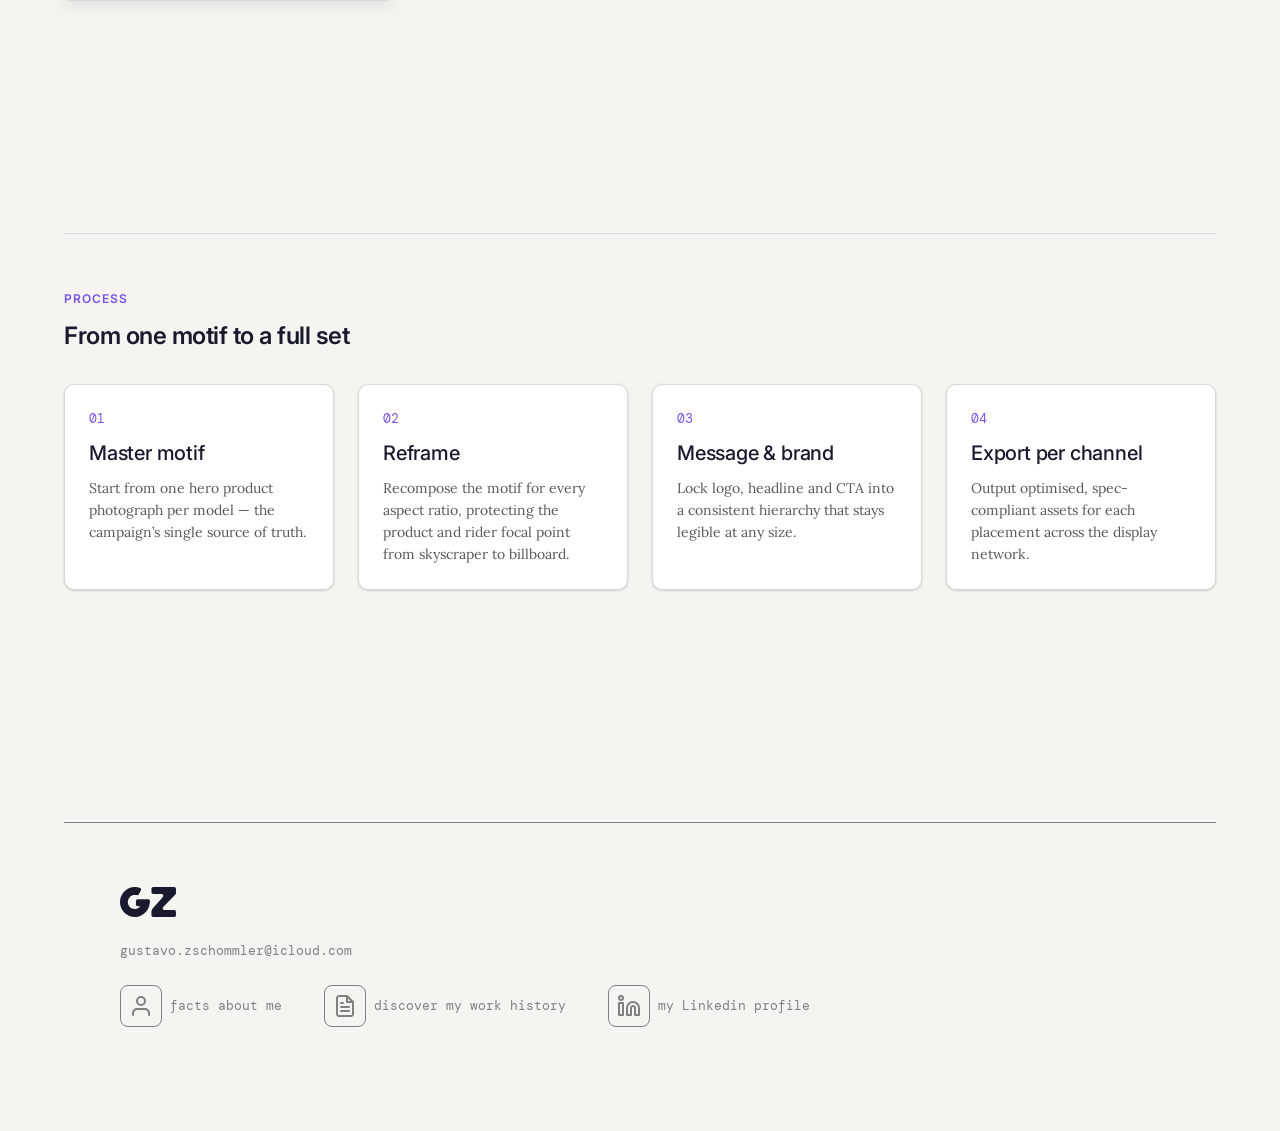
<file: case-ads.html>
<!DOCTYPE html>
<html lang="en">
<head>
  <meta charset="UTF-8" />
  <meta name="viewport" content="width=device-width, initial-scale=1.0" />
  <title>Display Advertising — Case Study — Gustavo Zschommler</title>
  <meta name="description" content="Adapting a single campaign motif into the full IAB display-ad suite — eight standard formats per product for Sportstech." />
  <link rel="preconnect" href="https://fonts.googleapis.com" />
  <link rel="preconnect" href="https://fonts.gstatic.com" crossorigin />
  <link href="https://fonts.googleapis.com/css2?family=Inter:wght@400;500;600;700&family=Lora:ital,wght@0,400;1,400&family=DM+Mono:wght@400&display=swap" rel="stylesheet" />
  <link rel="stylesheet" href="css/tokens.css" />
  <link rel="stylesheet" href="css/base.css" />
  <link rel="stylesheet" href="css/photo3d.css" />
  <link rel="stylesheet" href="css/ads.css" />
  <link rel="icon" type="image/svg+xml" href="assets/img/logo-sm.svg" />
</head>
<body class="photo3d-page">

  <!-- Navbar -->
  <div class="navbar-wrap">
    <nav class="navbar" aria-label="Main navigation">
      <a class="nav-logo" href="index.html" aria-label="Home">
        <img src="assets/img/logo-sm.svg" alt="GZ logo" />
      </a>
      <div class="nav-items">
        <a class="nav-icon" href="index.html#featured-work" aria-label="Featured work">
          <img src="assets/img/icon-layout.svg" alt="" />
        </a>
        <a class="nav-icon" href="about.html" aria-label="About me">
          <img src="assets/img/icon-user.svg" alt="" />
        </a>
      </div>
      <a class="nav-talk" href="mailto:gustavo.zschommler@icloud.com" aria-label="Let's talk">
        <img src="assets/img/icon-message.svg" alt="" />
      </a>
    </nav>
  </div>

  <main class="page-p3d">

    <!-- Hero -->
    <section class="p3d-section p3d-hero">
      <div>
        <p class="p3d-kicker">DISPLAY ADVERTISING · BANNER PRODUCTION</p>
        <h1>Multi-Channel Banner Campaigns</h1>
        <p class="lede">Adapting a single campaign motif into the full IAB display-ad suite — eight standard formats per product — so Sportstech could run one consistent message across every performance-marketing channel.</p>
      </div>
      <div class="p3d-meta">
        <div class="item"><p class="k">ROLE</p><p class="v">Display Ad Design &amp; Production</p></div>
        <div class="item"><p class="k">COMPANY</p><p class="v">Sportstech</p></div>
        <div class="item"><p class="k">YEAR</p><p class="v">2023</p></div>
        <div class="item"><p class="k">TOOLS</p><p class="v">Photoshop · After Effects</p></div>
        <div class="item"><p class="k">SCOPE</p><p class="v">16 banners · 8 formats · 2 products</p></div>
      </div>
    </section>

    <!-- Overview -->
    <section class="p3d-section p3d-overview">
      <div class="p3d-head">
        <p class="p3d-kicker">OVERVIEW</p>
        <h2>One motif, every format.</h2>
      </div>
      <div class="body">
        <p>At Sportstech I produced the brand&rsquo;s display advertising — taking one hero campaign motif per product and rebuilding it across the full set of IAB standard banner sizes used across our media channels.</p>
        <p>Every size keeps the same promise — &ldquo;Dein Training beginnt &hellip; direkt zu Hause!&rdquo; — with logo, headline and call-to-action recomposed for each aspect ratio, so the ad stays legible and on-brand from a slim skyscraper to a wide billboard.</p>
      </div>
    </section>

    <!-- Campaign motif -->
    <section class="p3d-section ads-motif">
      <div class="p3d-head">
        <p class="p3d-kicker">CAMPAIGN MOTIF</p>
        <h2>The master key visual</h2>
      </div>
      <div class="ads-motif-item">
        <img src="assets/img/ads/sbike-motif.jpg" alt="sBike campaign master key visual" />
        <span class="tag">SBIKE</span>
        <p class="cap">sBike — spin bike · master campaign motif (native 3:2)</p>
      </div>
      <div class="ads-motif-item">
        <img src="assets/img/ads/stread-motif.jpg" alt="sTread Pro campaign master key visual" />
        <span class="tag">STREAD PRO</span>
        <p class="cap">sTread Pro — treadmill · master campaign motif (native 3:1 panorama)</p>
      </div>
    </section>

    <!-- Format suite -->
    <section class="p3d-section ads-suite">
      <div class="p3d-head">
        <p class="p3d-kicker">FORMAT SUITE</p>
        <h2>Adapted across the IAB display suite</h2>
        <p class="intro">Each banner shown at true relative scale. Same motif, headline and CTA — recomposed so the focal point and message survive every aspect ratio.</p>
      </div>

      <div>
        <div class="ads-product-head">
          <h3>sBike — Spin Bike</h3>
          <p>Eight formats rebuilt from one motif</p>
        </div>
        <div class="ads-row">
          <div class="ads-banner">
            <img class="b-120x600" src="assets/img/ads/sbike-120x600.jpg" alt="sBike skyscraper banner 120 by 600" />
            <div class="cap"><p class="fmt">Skyscraper</p><p class="dim">120 × 600</p></div>
          </div>
          <div class="ads-banner">
            <img class="b-240x400" src="assets/img/ads/sbike-240x400.jpg" alt="sBike half-page banner 240 by 400" />
            <div class="cap"><p class="fmt">Half-page</p><p class="dim">240 × 400</p></div>
          </div>
          <div class="ads-banner">
            <img class="b-250x360" src="assets/img/ads/sbike-250x360.jpg" alt="sBike vertical banner 250 by 360" />
            <div class="cap"><p class="fmt">Vertical</p><p class="dim">250 × 360</p></div>
          </div>
          <div class="ads-banner">
            <img class="b-250x250" src="assets/img/ads/sbike-250x250.jpg" alt="sBike square banner 250 by 250" />
            <div class="cap"><p class="fmt">Square</p><p class="dim">250 × 250</p></div>
          </div>
          <div class="ads-banner">
            <img class="b-200x200" src="assets/img/ads/sbike-250x250.jpg" alt="sBike small square banner 200 by 200" />
            <div class="cap"><p class="fmt">Square S</p><p class="dim">200 × 200</p></div>
          </div>
        </div>
        <div class="ads-row horizontal">
          <div class="ads-banner h-item">
            <img class="b-930x180" src="assets/img/ads/sbike-930x180.jpg" alt="sBike billboard banner 930 by 180" />
            <div class="cap"><p class="fmt">Billboard</p><p class="dim">930 × 180</p></div>
          </div>
          <div class="ads-banner h-item">
            <img class="b-728x90" src="assets/img/ads/sbike-728x90.jpg" alt="sBike leaderboard banner 728 by 90" />
            <div class="cap"><p class="fmt">Leaderboard</p><p class="dim">728 × 90</p></div>
          </div>
          <div class="ads-banner h-item">
            <img class="b-468x60" src="assets/img/ads/sbike-468x60.jpg" alt="sBike full banner 468 by 60" />
            <div class="cap"><p class="fmt">Full banner</p><p class="dim">468 × 60</p></div>
          </div>
        </div>
      </div>

      <div class="ads-divider"></div>

      <div>
        <div class="ads-product-head">
          <h3>sTread Pro — Treadmill</h3>
          <p>Eight formats rebuilt from one motif</p>
        </div>
        <div class="ads-row">
          <div class="ads-banner">
            <img class="b-120x600" src="assets/img/ads/stread-120x600.jpg" alt="sTread skyscraper banner 120 by 600" />
            <div class="cap"><p class="fmt">Skyscraper</p><p class="dim">120 × 600</p></div>
          </div>
          <div class="ads-banner">
            <img class="b-240x400" src="assets/img/ads/stread-240x400.jpg" alt="sTread half-page banner 240 by 400" />
            <div class="cap"><p class="fmt">Half-page</p><p class="dim">240 × 400</p></div>
          </div>
          <div class="ads-banner">
            <img class="b-250x360" src="assets/img/ads/stread-250x360.jpg" alt="sTread vertical banner 250 by 360" />
            <div class="cap"><p class="fmt">Vertical</p><p class="dim">250 × 360</p></div>
          </div>
          <div class="ads-banner">
            <img class="b-250x250" src="assets/img/ads/stread-250x250.jpg" alt="sTread square banner 250 by 250" />
            <div class="cap"><p class="fmt">Square</p><p class="dim">250 × 250</p></div>
          </div>
          <div class="ads-banner">
            <img class="b-200x200" src="assets/img/ads/stread-250x250.jpg" alt="sTread small square banner 200 by 200" />
            <div class="cap"><p class="fmt">Square S</p><p class="dim">200 × 200</p></div>
          </div>
        </div>
        <div class="ads-row horizontal">
          <div class="ads-banner h-item">
            <img class="b-930x180" src="assets/img/ads/stread-930x180.jpg" alt="sTread billboard banner 930 by 180" />
            <div class="cap"><p class="fmt">Billboard</p><p class="dim">930 × 180</p></div>
          </div>
          <div class="ads-banner h-item">
            <img class="b-728x90" src="assets/img/ads/stread-728x90.jpg" alt="sTread leaderboard banner 728 by 90" />
            <div class="cap"><p class="fmt">Leaderboard</p><p class="dim">728 × 90</p></div>
          </div>
          <div class="ads-banner h-item">
            <img class="b-468x60" src="assets/img/ads/stread-468x60.jpg" alt="sTread full banner 468 by 60" />
            <div class="cap"><p class="fmt">Full banner</p><p class="dim">468 × 60</p></div>
          </div>
        </div>
      </div>
    </section>

    <!-- Process -->
    <section class="p3d-section p3d-process">
      <div class="p3d-head">
        <p class="p3d-kicker">PROCESS</p>
        <h2>From one motif to a full set</h2>
      </div>
      <div class="p3d-steps">
        <div class="p3d-step">
          <p class="n">01</p>
          <h3>Master motif</h3>
          <p>Start from one hero product photograph per model — the campaign&rsquo;s single source of truth.</p>
        </div>
        <div class="p3d-step">
          <p class="n">02</p>
          <h3>Reframe</h3>
          <p>Recompose the motif for every aspect ratio, protecting the product and rider focal point from skyscraper to billboard.</p>
        </div>
        <div class="p3d-step">
          <p class="n">03</p>
          <h3>Message &amp; brand</h3>
          <p>Lock logo, headline and CTA into a consistent hierarchy that stays legible at any size.</p>
        </div>
        <div class="p3d-step">
          <p class="n">04</p>
          <h3>Export per channel</h3>
          <p>Output optimised, spec-compliant assets for each placement across the display network.</p>
        </div>
      </div>
    </section>

    <!-- Footer -->
    <footer class="footer">
      <div class="footer-inner">
        <a class="footer-logo" href="index.html">
          <img src="assets/img/logo-md.svg" alt="GZ logo" />
        </a>
        <p class="footer-email mono">gustavo.zschommler@icloud.com</p>
        <div class="footer-links">
          <a class="icon-link" href="about.html">
            <span class="icon-box"><img src="assets/img/icon-profile.svg" alt="" /></span>
            <span>facts about me</span>
          </a>
          <a class="icon-link" href="about.html#history">
            <span class="icon-box"><img src="assets/img/icon-cv.svg" alt="" /></span>
            <span>discover my work history</span>
          </a>
          <a class="icon-link" href="https://www.linkedin.com/in/gustavo-zschommler" target="_blank" rel="noopener">
            <span class="icon-box"><img src="assets/img/icon-linkedin.svg" alt="" /></span>
            <span>my Linkedin profile</span>
          </a>
        </div>
      </div>
    </footer>

  </main>

</body>
</html>
</file>
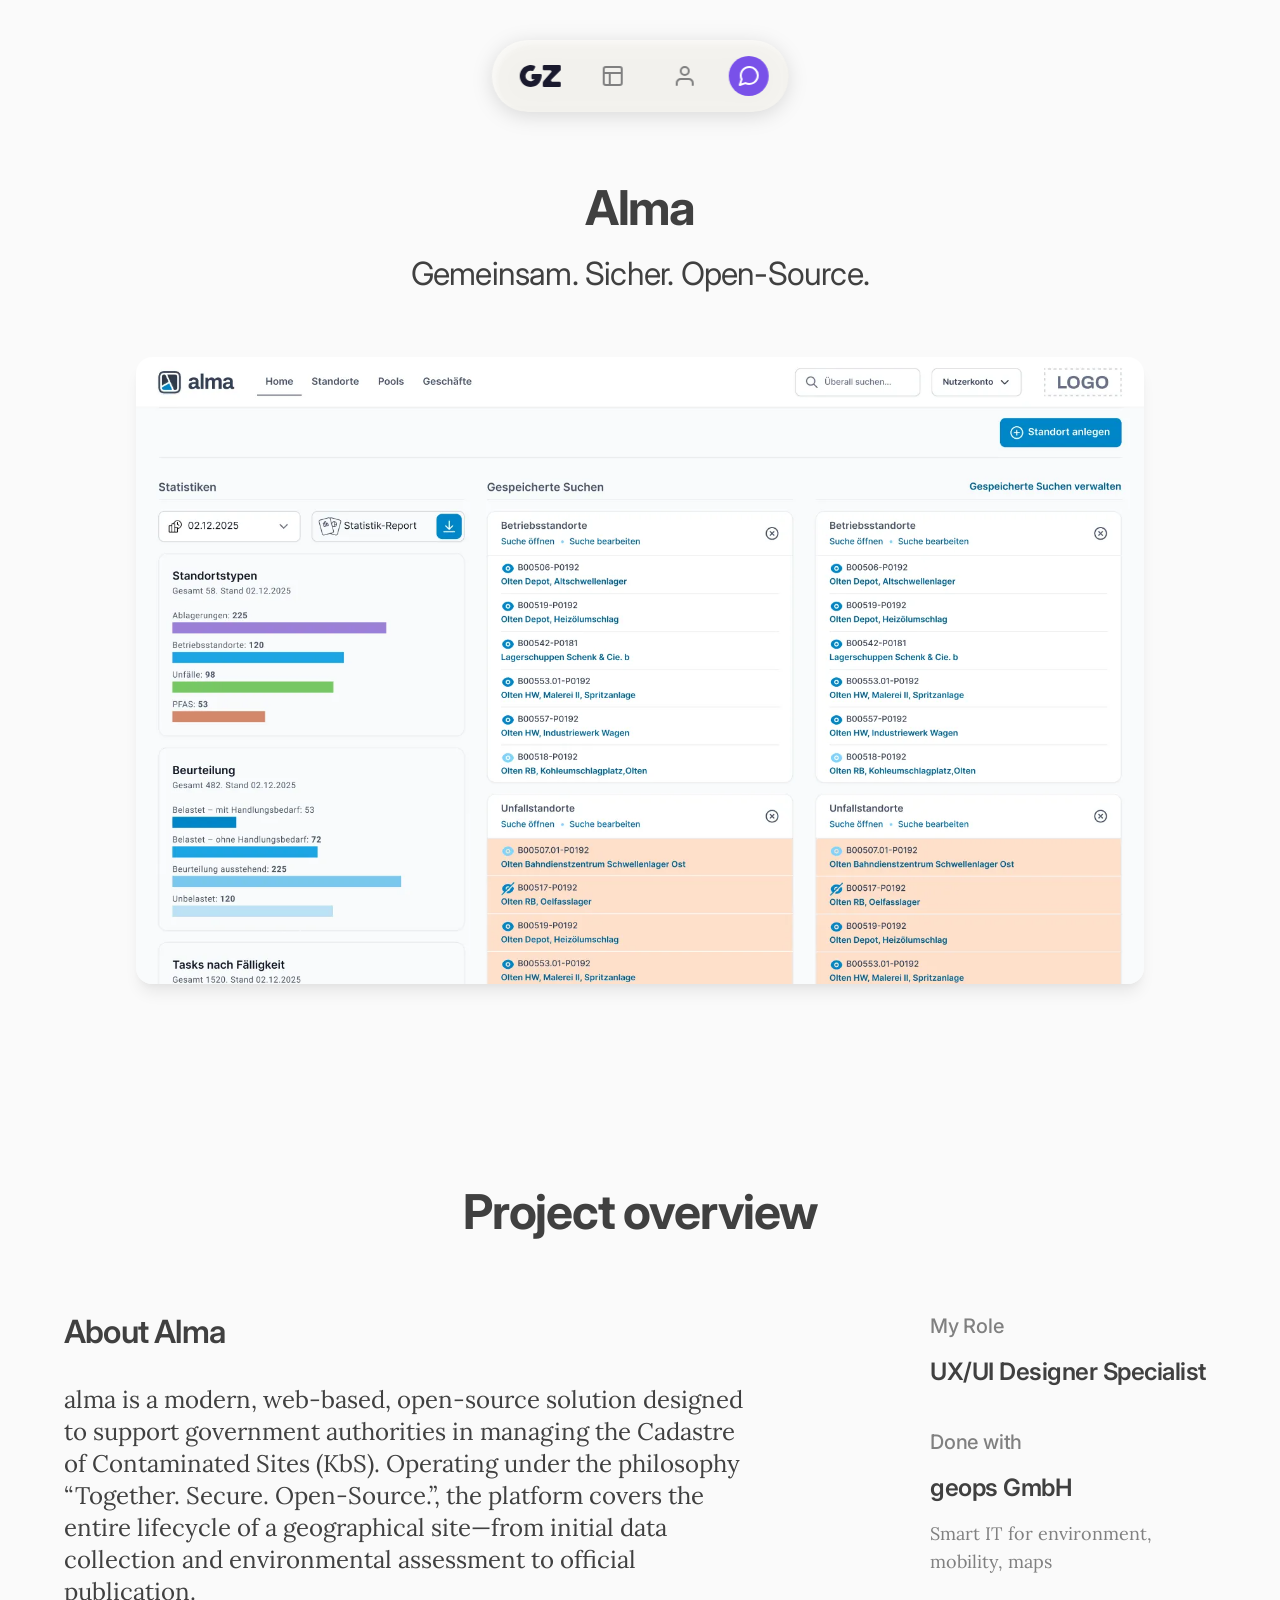
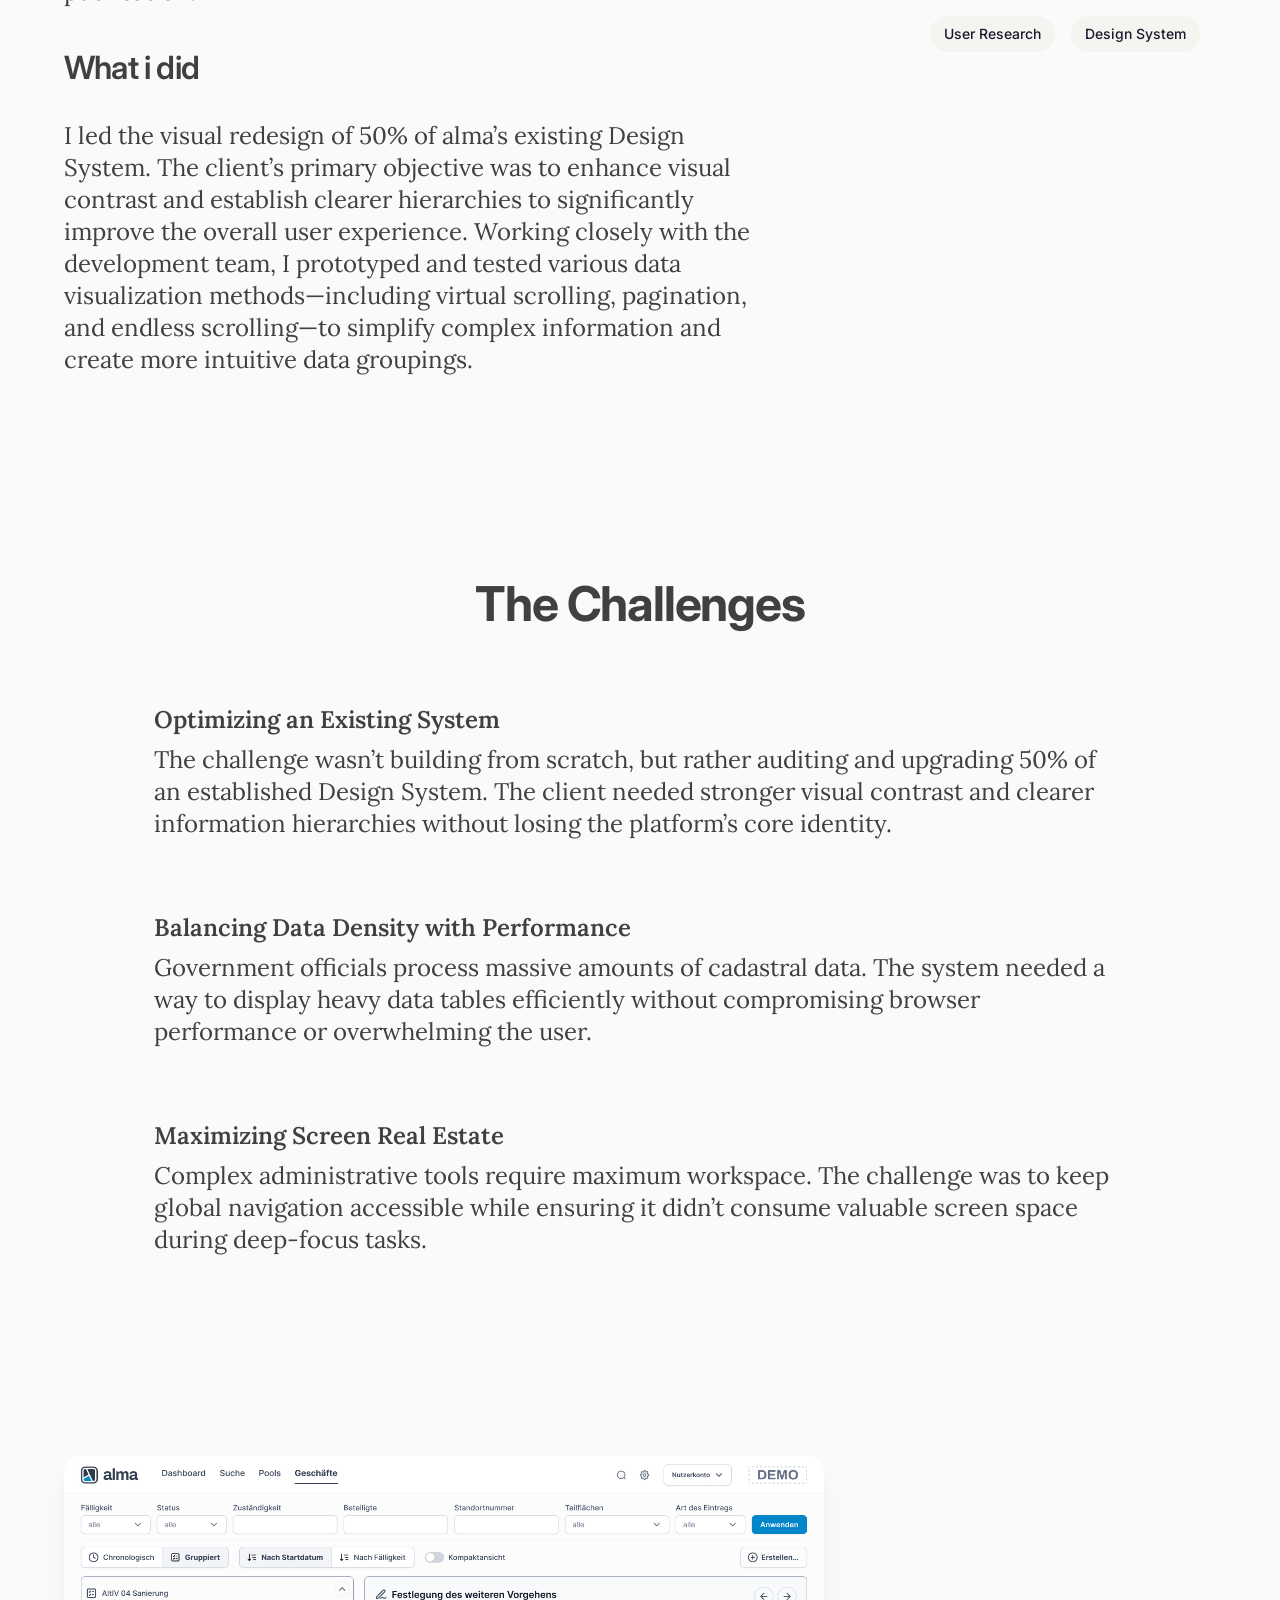
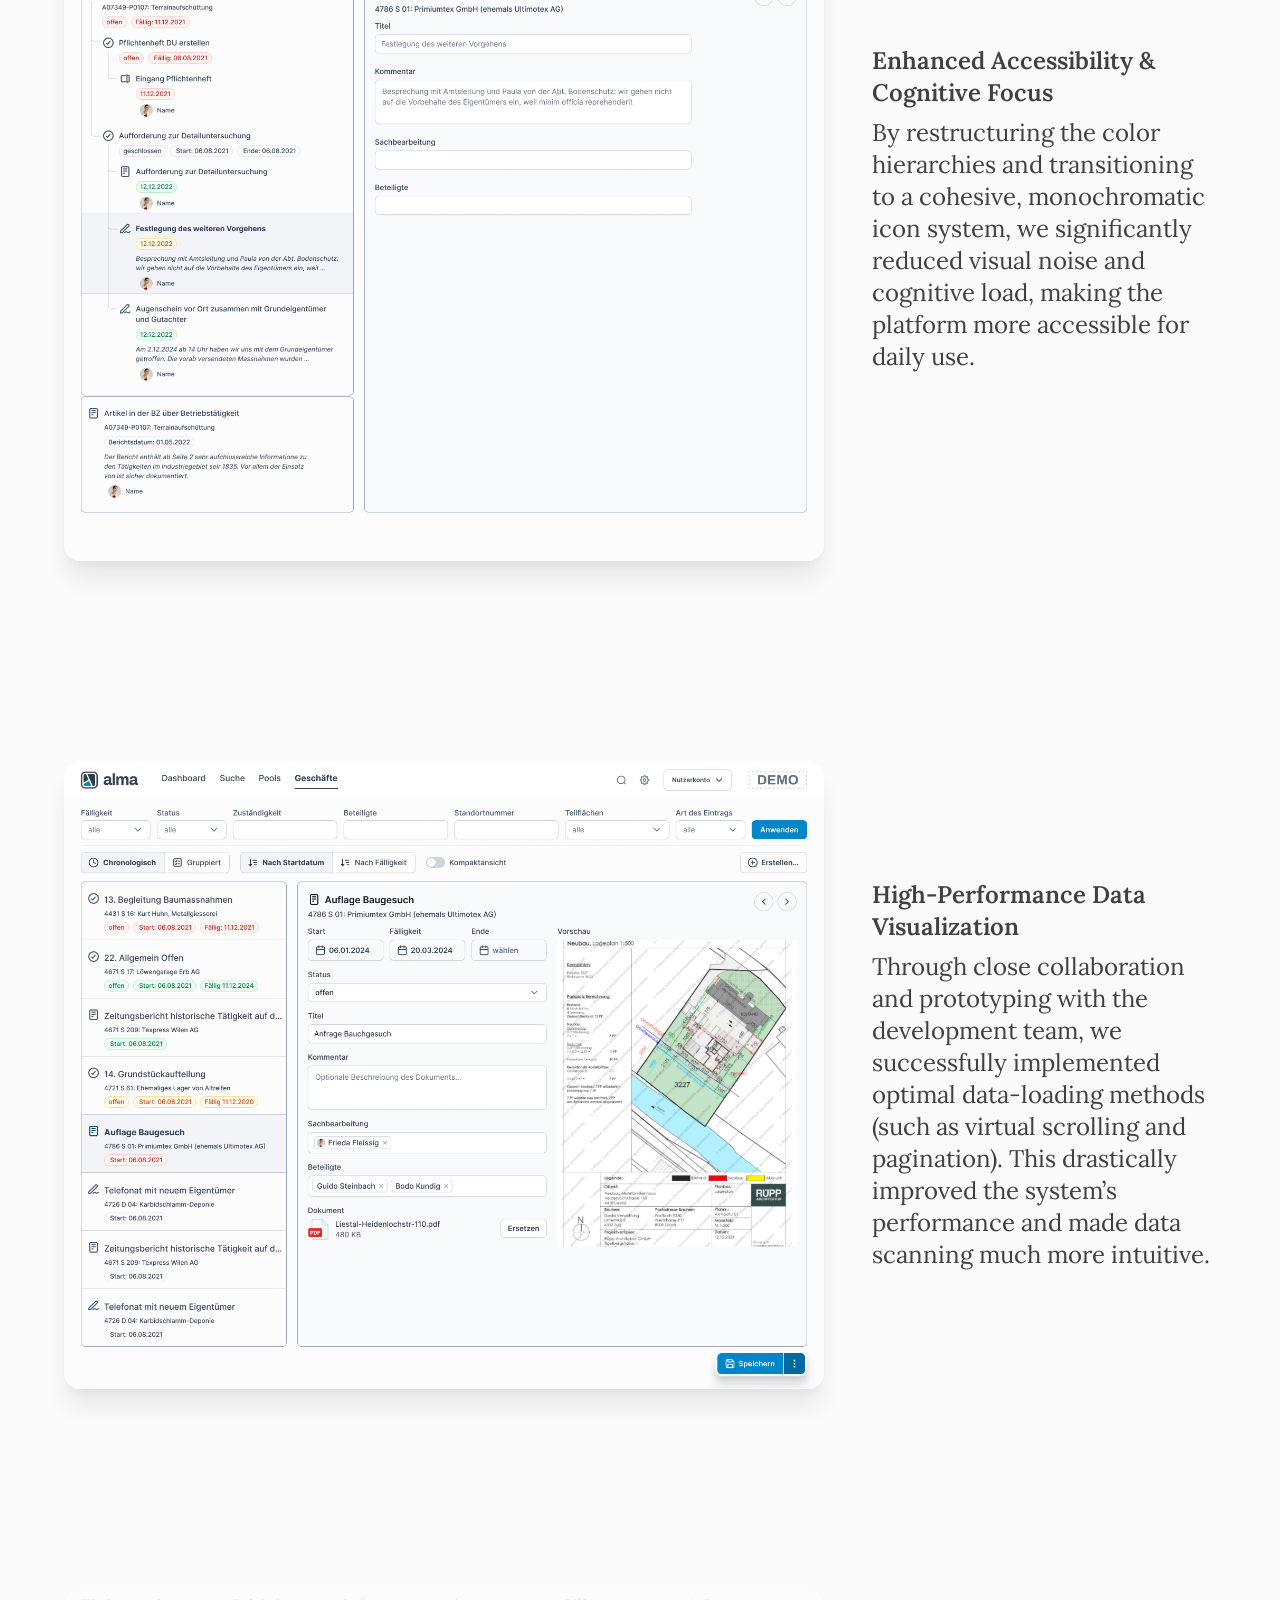
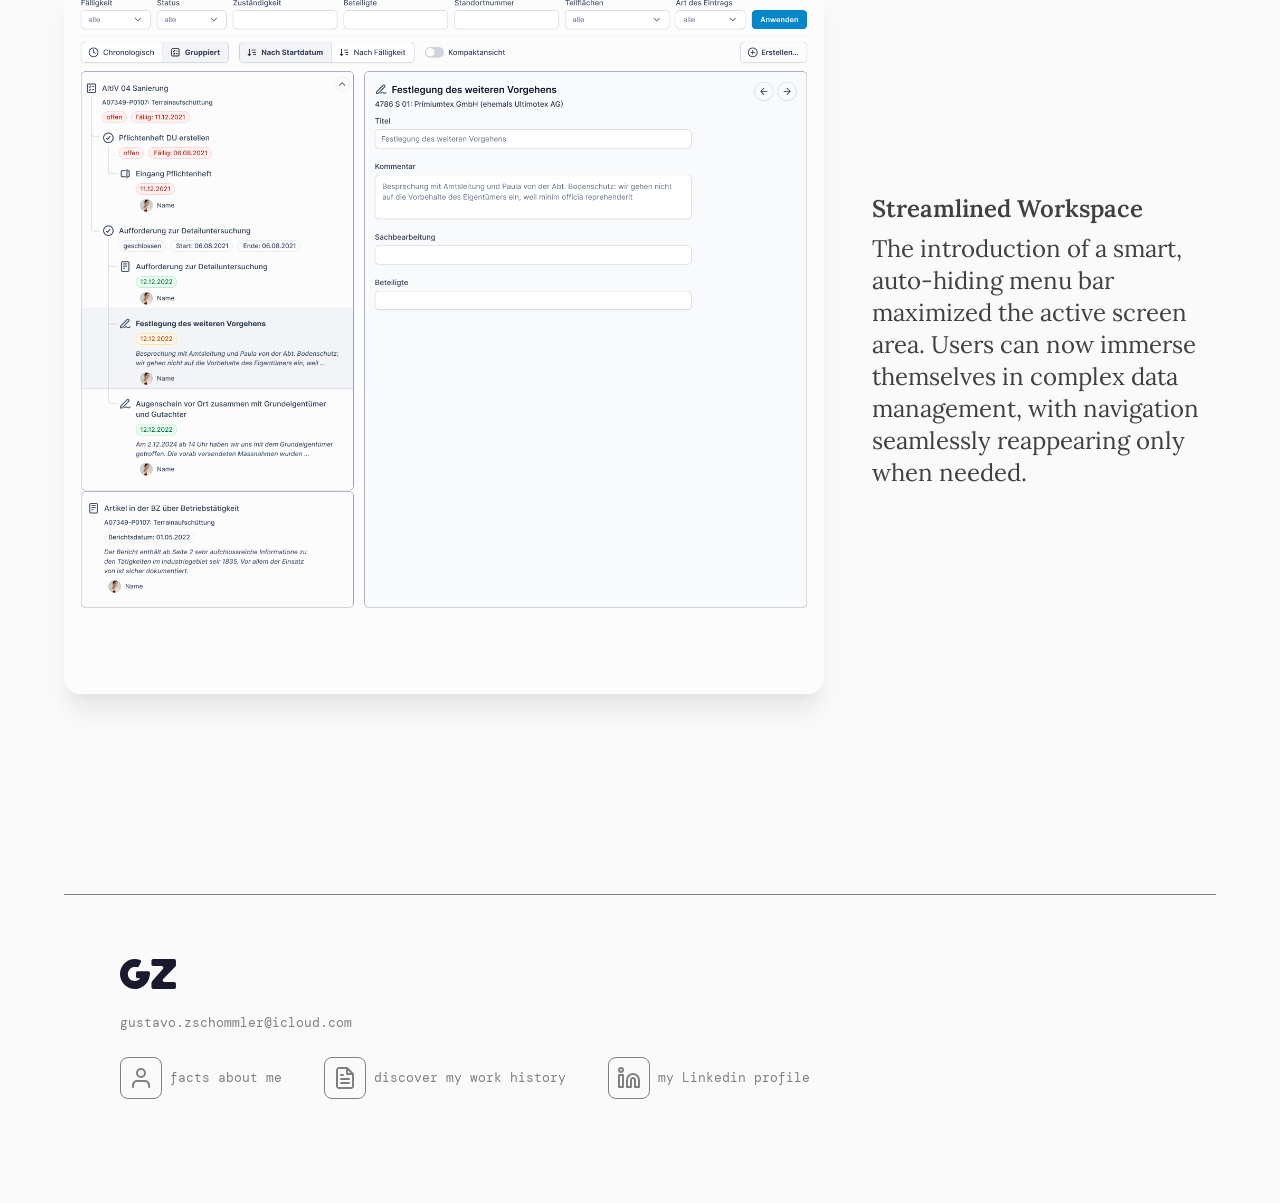
<file: case-alma.html>
<!DOCTYPE html>
<html lang="en">
<head>
  <meta charset="UTF-8" />
  <meta name="viewport" content="width=device-width, initial-scale=1.0" />
  <title>Alma — Case Study — Gustavo Zschommler</title>
  <meta name="description" content="Redesigning the core design system for alma, a modern web-based open-source solution for contaminated site management." />
  <link rel="preconnect" href="https://fonts.googleapis.com" />
  <link rel="preconnect" href="https://fonts.gstatic.com" crossorigin />
  <link href="https://fonts.googleapis.com/css2?family=Inter:wght@400;500;600;700&family=Lora:ital,wght@0,400;0,600;0,700;1,400&family=DM+Mono:wght@400&display=swap" rel="stylesheet" />
  <link rel="stylesheet" href="css/tokens.css" />
  <link rel="stylesheet" href="css/base.css" />
  <link rel="stylesheet" href="css/case.css" />
  <link rel="icon" type="image/svg+xml" href="assets/img/logo-sm.svg" />
</head>
<body class="case-page">

  <!-- Navbar -->
  <div class="navbar-wrap">
    <nav class="navbar" aria-label="Main navigation">
      <a class="nav-logo" href="index.html" aria-label="Home">
        <img src="assets/img/logo-sm.svg" alt="GZ logo" />
      </a>
      <div class="nav-items">
        <a class="nav-icon" href="index.html#featured-work" aria-label="Featured work">
          <img src="assets/img/icon-layout.svg" alt="" />
        </a>
        <a class="nav-icon" href="about.html" aria-label="About me">
          <img src="assets/img/icon-user.svg" alt="" />
        </a>
      </div>
      <a class="nav-talk" href="mailto:gustavo.zschommler@icloud.com" aria-label="Let's talk">
        <img src="assets/img/icon-message.svg" alt="" />
      </a>
    </nav>
  </div>

  <main class="page-case">

    <!-- Hero -->
    <section class="case-hero">
      <div class="case-hero-titles">
        <h1>Alma</h1>
        <p class="subtitle">Gemeinsam. Sicher. Open-Source.</p>
      </div>
      <div class="case-hero-image">
        <img src="assets/img/alma-hero.png" alt="Alma platform interface overview" />
      </div>
    </section>

    <!-- Project overview -->
    <section class="case-overview">
      <h2 class="case-section-title">Project overview</h2>
      <div class="case-overview-cols">
        <div class="case-overview-main">
          <div>
            <h3>About Alma</h3>
            <p class="body-xl">alma is a modern, web-based, open-source solution designed to support government authorities in managing the Cadastre of Contaminated Sites (KbS). Operating under the philosophy &ldquo;Together. Secure. Open-Source.&rdquo;, the platform covers the entire lifecycle of a geographical site&mdash;from initial data collection and environmental assessment to official publication.</p>
          </div>
          <div>
            <h3>What i did</h3>
            <p class="body-xl">I led the visual redesign of 50% of alma&rsquo;s existing Design System. The client&rsquo;s primary objective was to enhance visual contrast and establish clearer hierarchies to significantly improve the overall user experience. Working closely with the development team, I prototyped and tested various data visualization methods&mdash;including virtual scrolling, pagination, and endless scrolling&mdash;to simplify complex information and create more intuitive data groupings.</p>
          </div>
        </div>
        <aside class="case-overview-aside">
          <div class="case-aside-block">
            <p class="aside-label">My Role</p>
            <p class="aside-value">UX/UI Designer Specialist</p>
          </div>
          <div class="case-aside-block">
            <p class="aside-label">Done with</p>
            <p class="aside-value">geops GmbH</p>
            <p class="aside-note">Smart IT for environment, mobility, maps</p>
          </div>
          <div class="case-categories">
            <span class="chip-chalk">User Research</span>
            <span class="chip-chalk">Design System</span>
          </div>
        </aside>
      </div>
    </section>

    <!-- The Challenges -->
    <section class="case-challenges">
      <h2 class="case-section-title">The Challenges</h2>
      <div class="challenge">
        <h3>Optimizing an Existing System</h3>
        <p>The challenge wasn&rsquo;t building from scratch, but rather auditing and upgrading 50% of an established Design System. The client needed stronger visual contrast and clearer information hierarchies without losing the platform&rsquo;s core identity.</p>
      </div>
      <div class="challenge">
        <h3>Balancing Data Density with Performance</h3>
        <p>Government officials process massive amounts of cadastral data. The system needed a way to display heavy data tables efficiently without compromising browser performance or overwhelming the user.</p>
      </div>
      <div class="challenge">
        <h3>Maximizing Screen Real Estate</h3>
        <p>Complex administrative tools require maximum workspace. The challenge was to keep global navigation accessible while ensuring it didn&rsquo;t consume valuable screen space during deep-focus tasks.</p>
      </div>
    </section>

    <!-- Soluciones -->
    <section class="case-feature">
      <div class="feature-image">
        <img src="assets/img/alma-accessibility.png" alt="Alma grouped data view with the redesigned color hierarchy" />
      </div>
      <div class="feature-text">
        <h3>Enhanced Accessibility &amp; Cognitive Focus</h3>
        <p>By restructuring the color hierarchies and transitioning to a cohesive, monochromatic icon system, we significantly reduced visual noise and cognitive load, making the platform more accessible for daily use.</p>
      </div>
    </section>

    <section class="case-feature">
      <div class="feature-image">
        <img src="assets/img/alma-performance.png" alt="Alma chronological data view with optimised data loading" />
      </div>
      <div class="feature-text">
        <h3>High-Performance Data Visualization</h3>
        <p>Through close collaboration and prototyping with the development team, we successfully implemented optimal data-loading methods (such as virtual scrolling and pagination). This drastically improved the system&rsquo;s performance and made data scanning much more intuitive.</p>
      </div>
    </section>

    <section class="case-feature">
      <div class="feature-image">
        <img src="assets/img/alma-workspace.png" alt="Alma workspace with auto-hiding menu bar" />
      </div>
      <div class="feature-text">
        <h3>Streamlined Workspace</h3>
        <p>The introduction of a smart, auto-hiding menu bar maximized the active screen area. Users can now immerse themselves in complex data management, with navigation seamlessly reappearing only when needed.</p>
      </div>
    </section>

    <!-- Footer -->
    <footer class="footer">
      <div class="footer-inner">
        <a class="footer-logo" href="index.html">
          <img src="assets/img/logo-md.svg" alt="GZ logo" />
        </a>
        <p class="footer-email mono">gustavo.zschommler@icloud.com</p>
        <div class="footer-links">
          <a class="icon-link" href="about.html">
            <span class="icon-box"><img src="assets/img/icon-profile.svg" alt="" /></span>
            <span>facts about me</span>
          </a>
          <a class="icon-link" href="about.html#history">
            <span class="icon-box"><img src="assets/img/icon-cv.svg" alt="" /></span>
            <span>discover my work history</span>
          </a>
          <a class="icon-link" href="https://www.linkedin.com/in/gustavo-zschommler" target="_blank" rel="noopener">
            <span class="icon-box"><img src="assets/img/icon-linkedin.svg" alt="" /></span>
            <span>my Linkedin profile</span>
          </a>
        </div>
      </div>
    </footer>

  </main>

</body>
</html>
</file>
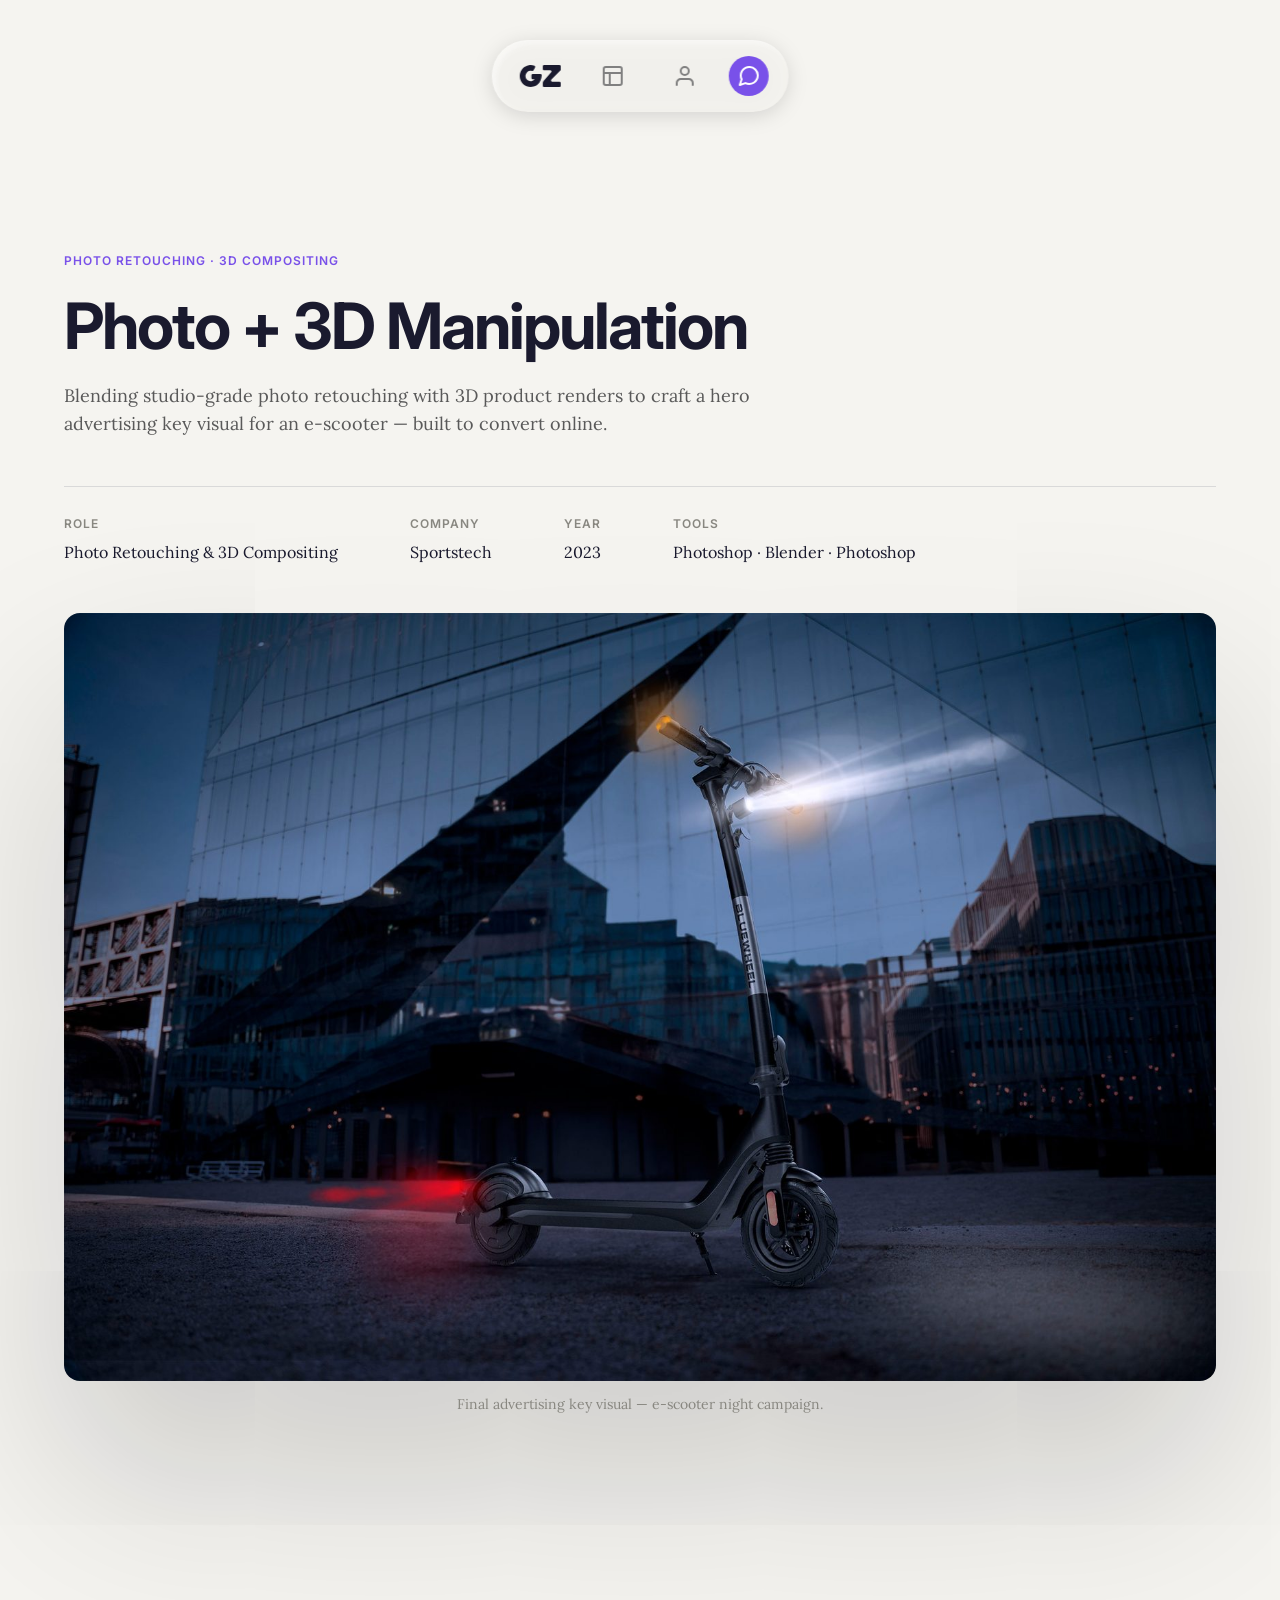
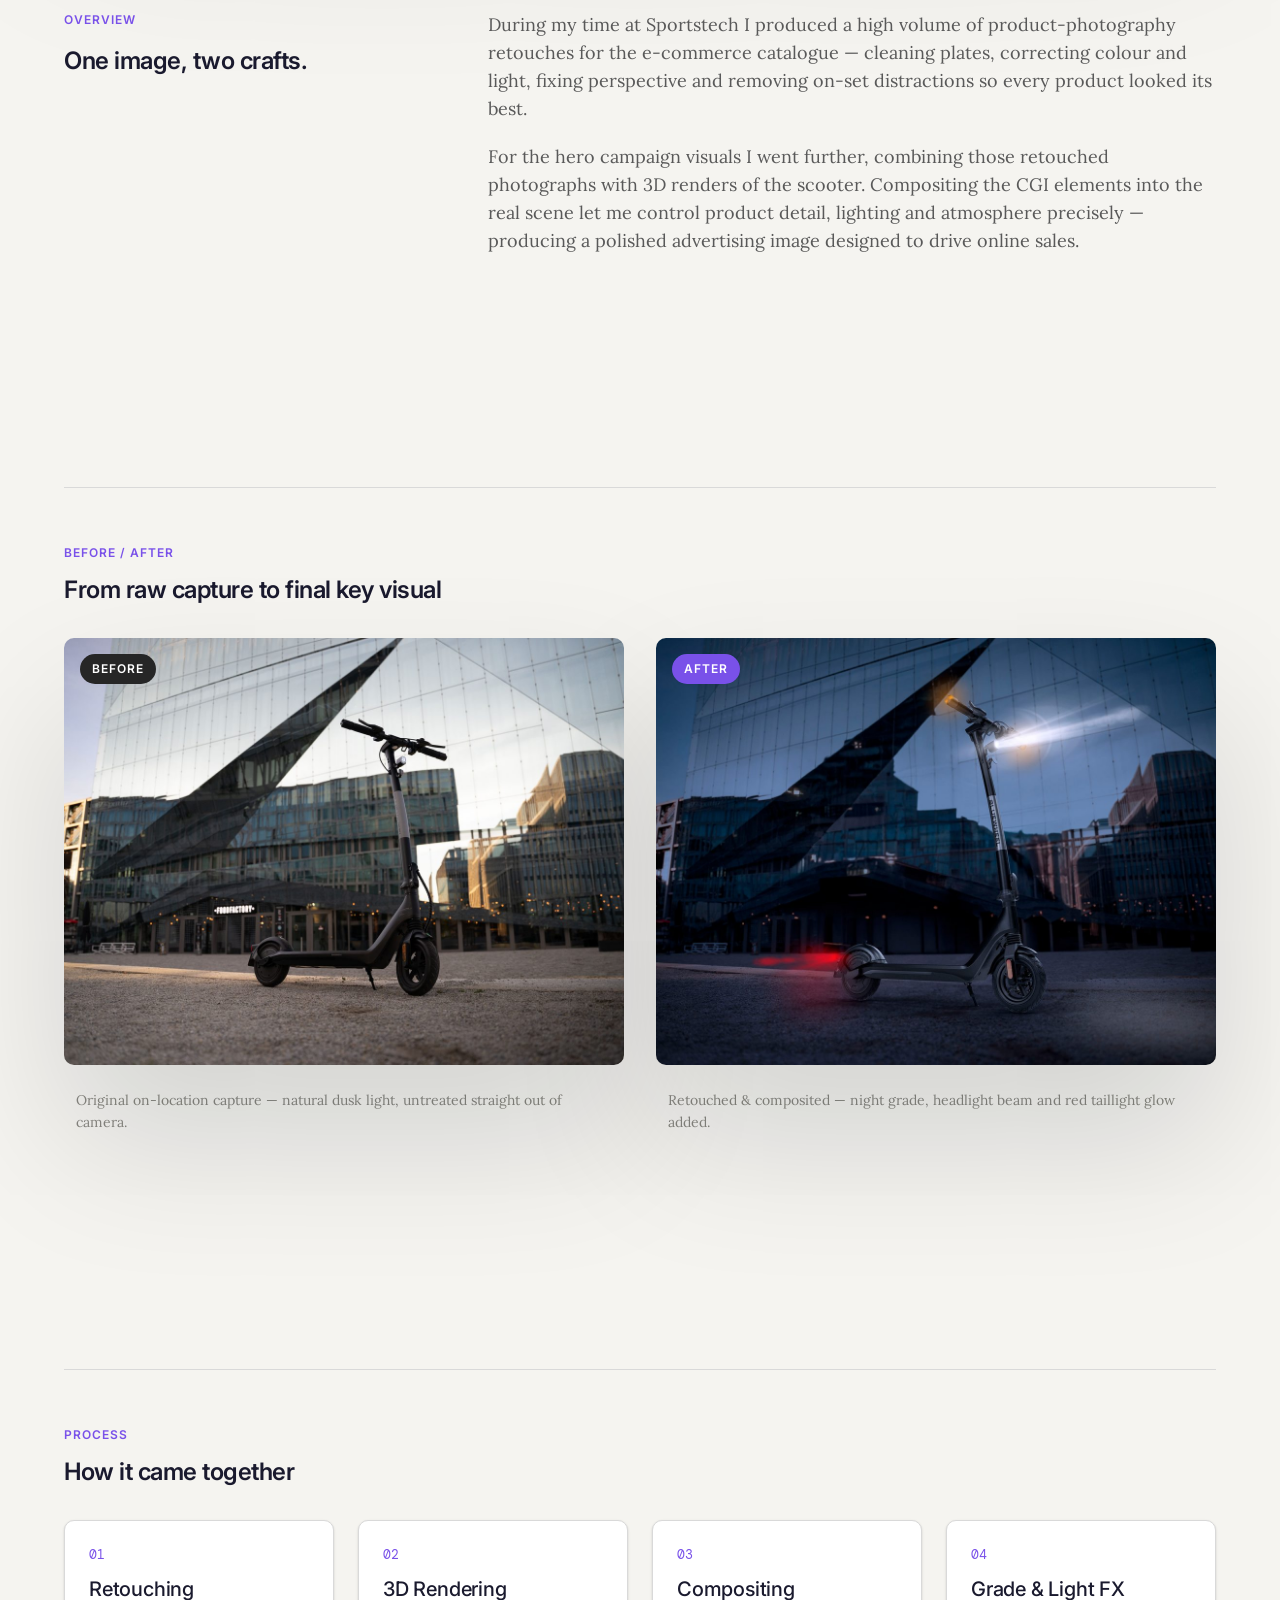
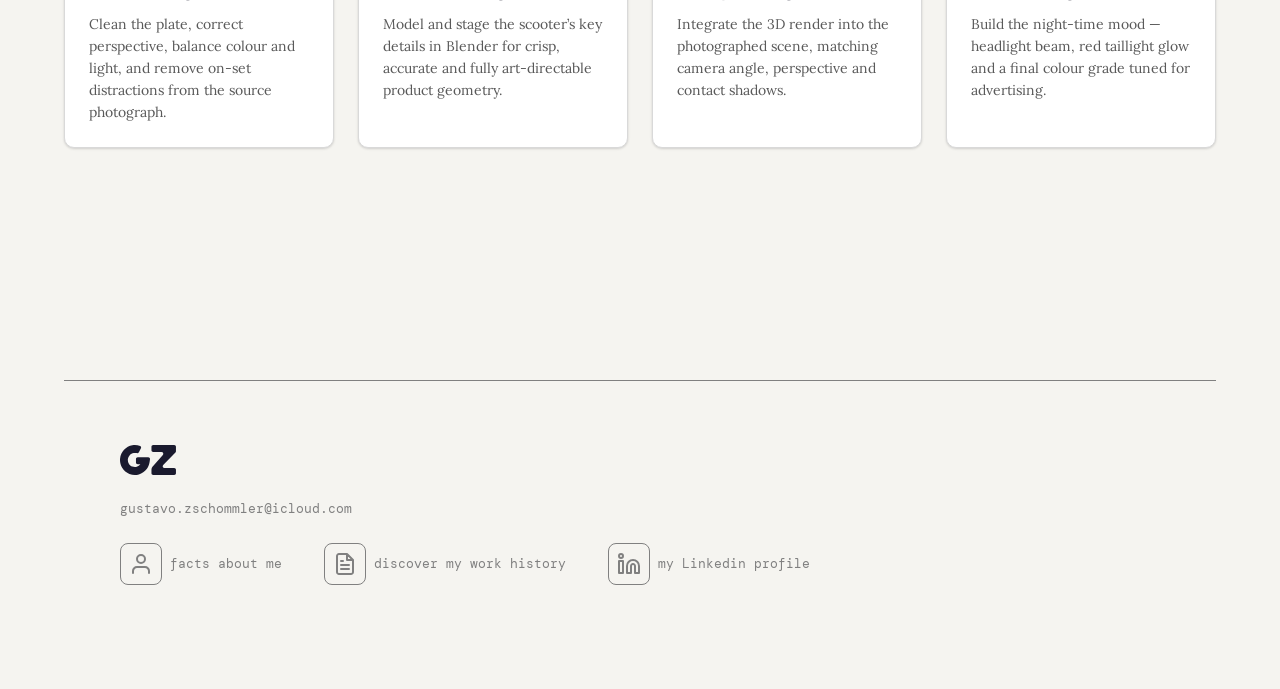
<file: case-photo-3d.html>
<!DOCTYPE html>
<html lang="en">
<head>
  <meta charset="UTF-8" />
  <meta name="viewport" content="width=device-width, initial-scale=1.0" />
  <title>Photo + 3D Manipulation — Case Study — Gustavo Zschommler</title>
  <meta name="description" content="Blending studio-grade photo retouching with 3D product renders to craft a hero advertising key visual for an e-scooter." />
  <link rel="preconnect" href="https://fonts.googleapis.com" />
  <link rel="preconnect" href="https://fonts.gstatic.com" crossorigin />
  <link href="https://fonts.googleapis.com/css2?family=Inter:wght@400;500;600;700&family=Lora:ital,wght@0,400;1,400&family=DM+Mono:wght@400&display=swap" rel="stylesheet" />
  <link rel="stylesheet" href="css/tokens.css" />
  <link rel="stylesheet" href="css/base.css" />
  <link rel="stylesheet" href="css/photo3d.css" />
  <link rel="icon" type="image/svg+xml" href="assets/img/logo-sm.svg" />
</head>
<body class="photo3d-page">

  <!-- Navbar -->
  <div class="navbar-wrap">
    <nav class="navbar" aria-label="Main navigation">
      <a class="nav-logo" href="index.html" aria-label="Home">
        <img src="assets/img/logo-sm.svg" alt="GZ logo" />
      </a>
      <div class="nav-items">
        <a class="nav-icon" href="index.html#featured-work" aria-label="Featured work">
          <img src="assets/img/icon-layout.svg" alt="" />
        </a>
        <a class="nav-icon" href="about.html" aria-label="About me">
          <img src="assets/img/icon-user.svg" alt="" />
        </a>
      </div>
      <a class="nav-talk" href="mailto:gustavo.zschommler@icloud.com" aria-label="Let's talk">
        <img src="assets/img/icon-message.svg" alt="" />
      </a>
    </nav>
  </div>

  <main class="page-p3d">

    <!-- Hero -->
    <section class="p3d-section p3d-hero">
      <div>
        <p class="p3d-kicker">PHOTO RETOUCHING · 3D COMPOSITING</p>
        <h1>Photo + 3D Manipulation</h1>
        <p class="lede">Blending studio-grade photo retouching with 3D product renders to craft a hero advertising key visual for an e-scooter — built to convert online.</p>
      </div>
      <div class="p3d-meta">
        <div class="item"><p class="k">ROLE</p><p class="v">Photo Retouching &amp; 3D Compositing</p></div>
        <div class="item"><p class="k">COMPANY</p><p class="v">Sportstech</p></div>
        <div class="item"><p class="k">YEAR</p><p class="v">2023</p></div>
        <div class="item"><p class="k">TOOLS</p><p class="v">Photoshop · Blender · Photoshop</p></div>
      </div>
      <div class="p3d-hero-image">
        <img src="assets/img/photo3d-hero.jpg" alt="Final e-scooter night campaign key visual" />
        <p class="p3d-caption">Final advertising key visual — e-scooter night campaign.</p>
      </div>
    </section>

    <!-- Overview -->
    <section class="p3d-section p3d-overview">
      <div class="p3d-head">
        <p class="p3d-kicker">OVERVIEW</p>
        <h2>One image, two crafts.</h2>
      </div>
      <div class="body">
        <p>During my time at Sportstech I produced a high volume of product-photography retouches for the e-commerce catalogue — cleaning plates, correcting colour and light, fixing perspective and removing on-set distractions so every product looked its best.</p>
        <p>For the hero campaign visuals I went further, combining those retouched photographs with 3D renders of the scooter. Compositing the CGI elements into the real scene let me control product detail, lighting and atmosphere precisely — producing a polished advertising image designed to drive online sales.</p>
      </div>
    </section>

    <!-- Before / After -->
    <section class="p3d-section p3d-ba">
      <div class="p3d-head">
        <p class="p3d-kicker">BEFORE / AFTER</p>
        <h2>From raw capture to final key visual</h2>
      </div>
      <div class="p3d-ba-row">
        <div class="p3d-ba-item">
          <div class="img-wrap">
            <img src="assets/img/photo3d-before.jpg" alt="Original untreated capture at dusk" />
            <span class="tag before">BEFORE</span>
          </div>
          <p class="cap">Original on-location capture — natural dusk light, untreated straight out of camera.</p>
        </div>
        <div class="p3d-ba-item">
          <div class="img-wrap">
            <img src="assets/img/photo3d-after.jpg" alt="Retouched night composite with light effects" />
            <span class="tag after">AFTER</span>
          </div>
          <p class="cap">Retouched &amp; composited — night grade, headlight beam and red taillight glow added.</p>
        </div>
      </div>
    </section>

    <!-- Process -->
    <section class="p3d-section p3d-process">
      <div class="p3d-head">
        <p class="p3d-kicker">PROCESS</p>
        <h2>How it came together</h2>
      </div>
      <div class="p3d-steps">
        <div class="p3d-step">
          <p class="n">01</p>
          <h3>Retouching</h3>
          <p>Clean the plate, correct perspective, balance colour and light, and remove on-set distractions from the source photograph.</p>
        </div>
        <div class="p3d-step">
          <p class="n">02</p>
          <h3>3D Rendering</h3>
          <p>Model and stage the scooter&rsquo;s key details in Blender for crisp, accurate and fully art-directable product geometry.</p>
        </div>
        <div class="p3d-step">
          <p class="n">03</p>
          <h3>Compositing</h3>
          <p>Integrate the 3D render into the photographed scene, matching camera angle, perspective and contact shadows.</p>
        </div>
        <div class="p3d-step">
          <p class="n">04</p>
          <h3>Grade &amp; Light FX</h3>
          <p>Build the night-time mood — headlight beam, red taillight glow and a final colour grade tuned for advertising.</p>
        </div>
      </div>
    </section>

    <!-- Footer -->
    <footer class="footer">
      <div class="footer-inner">
        <a class="footer-logo" href="index.html">
          <img src="assets/img/logo-md.svg" alt="GZ logo" />
        </a>
        <p class="footer-email mono">gustavo.zschommler@icloud.com</p>
        <div class="footer-links">
          <a class="icon-link" href="about.html">
            <span class="icon-box"><img src="assets/img/icon-profile.svg" alt="" /></span>
            <span>facts about me</span>
          </a>
          <a class="icon-link" href="about.html#history">
            <span class="icon-box"><img src="assets/img/icon-cv.svg" alt="" /></span>
            <span>discover my work history</span>
          </a>
          <a class="icon-link" href="https://www.linkedin.com/in/gustavo-zschommler" target="_blank" rel="noopener">
            <span class="icon-box"><img src="assets/img/icon-linkedin.svg" alt="" /></span>
            <span>my Linkedin profile</span>
          </a>
        </div>
      </div>
    </footer>

  </main>

</body>
</html>
</file>
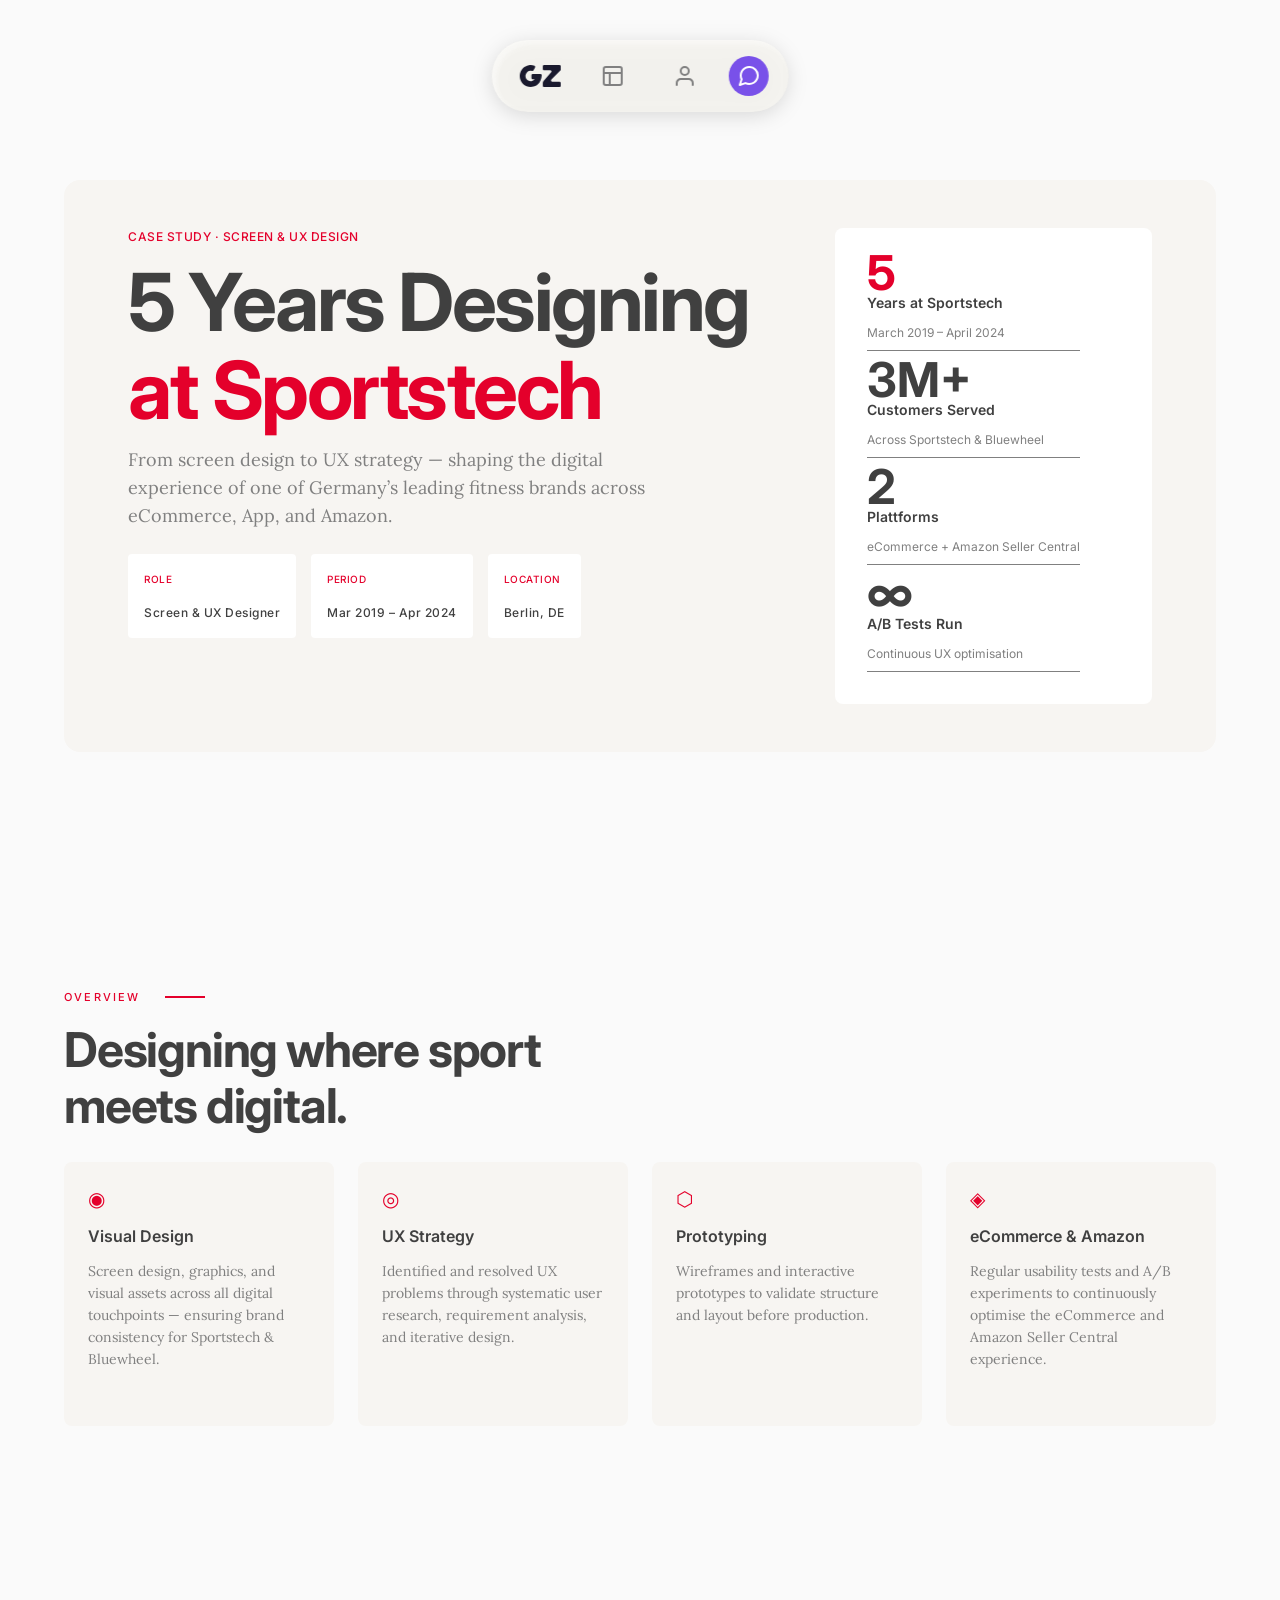
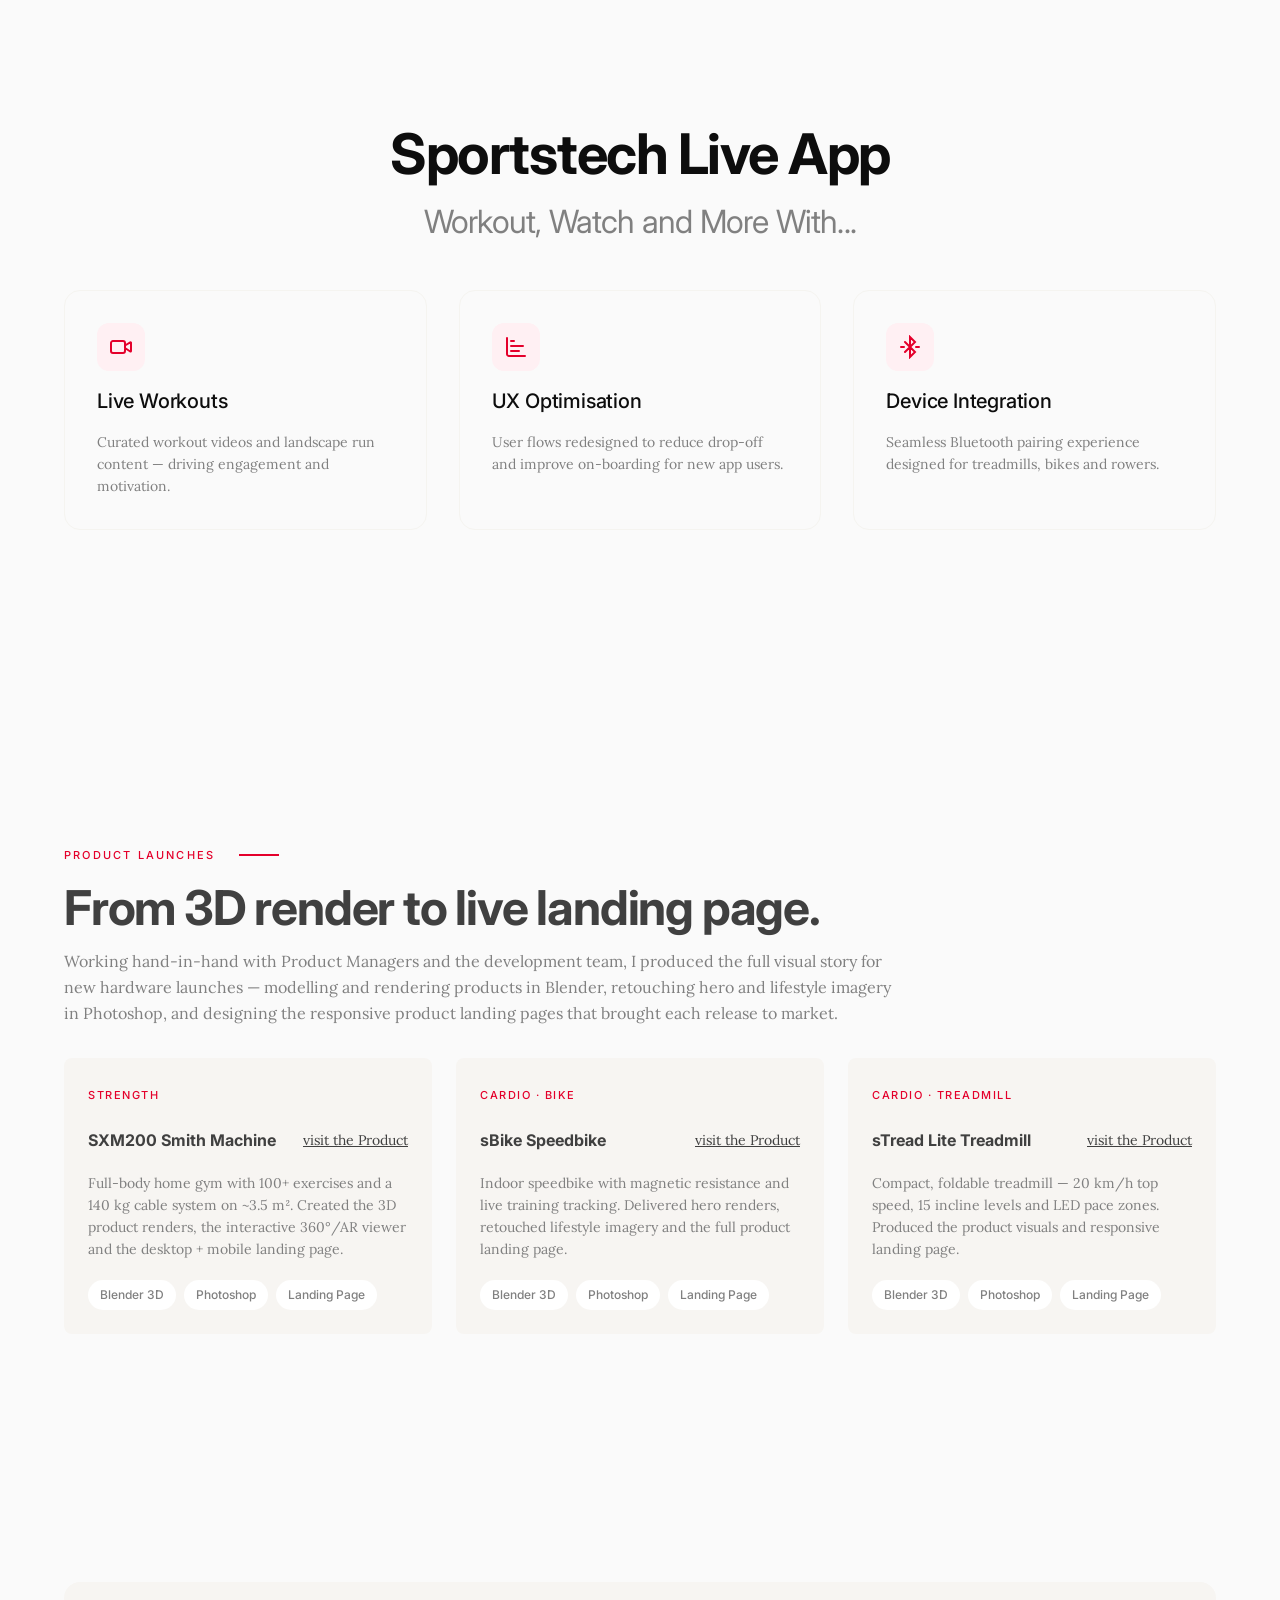
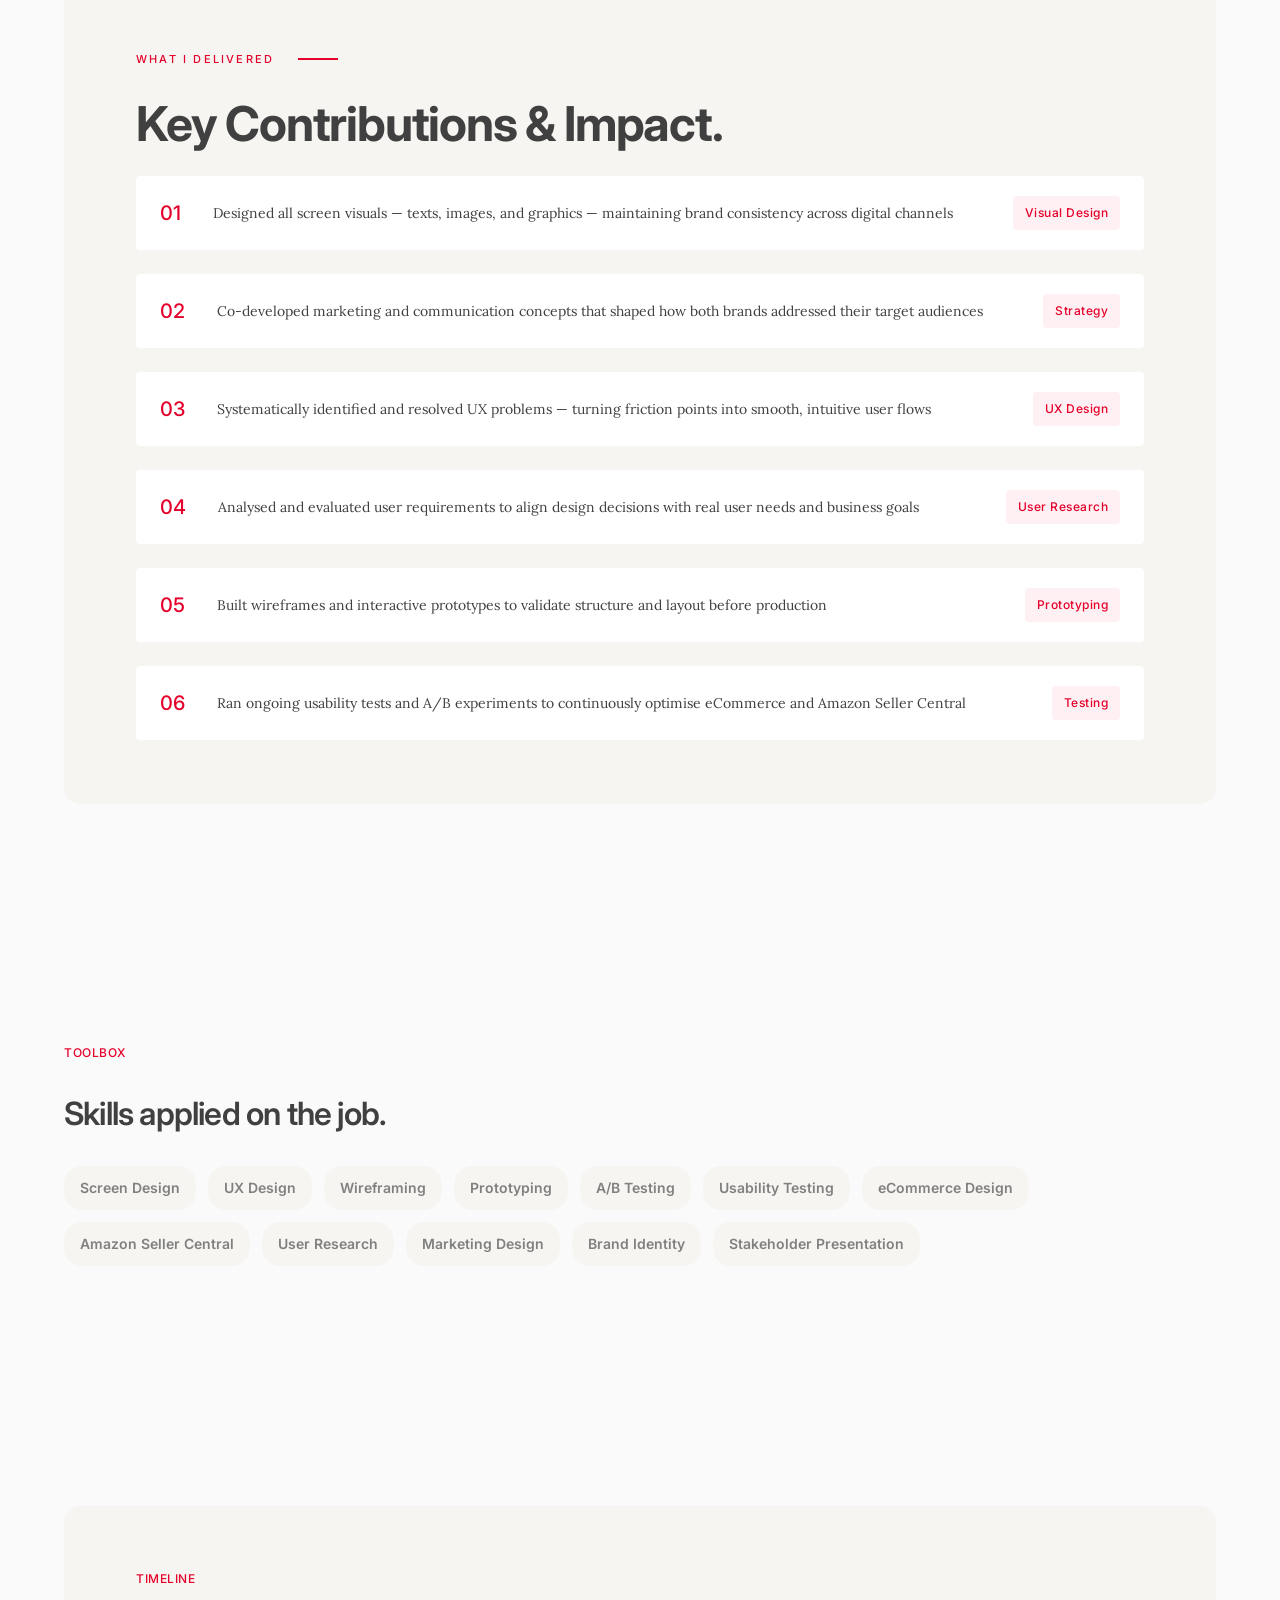
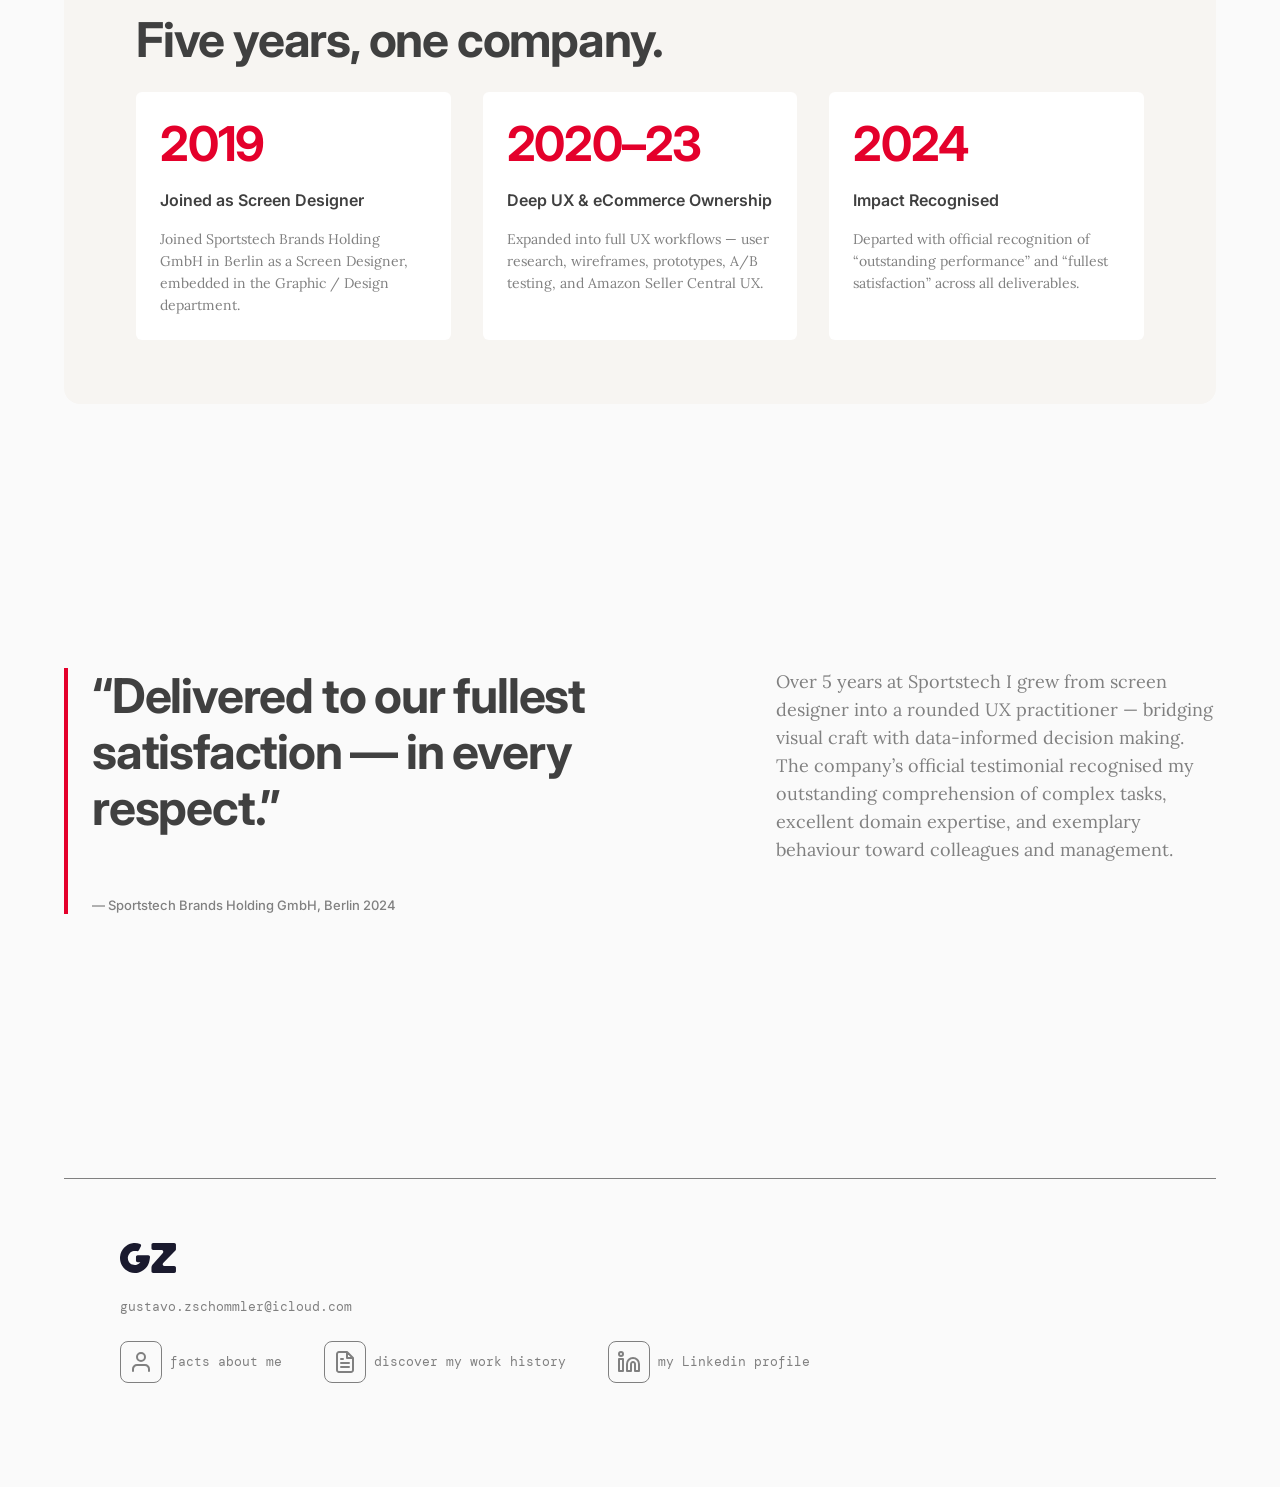
<file: case-sportstech.html>
<!DOCTYPE html>
<html lang="en">
<head>
  <meta charset="UTF-8" />
  <meta name="viewport" content="width=device-width, initial-scale=1.0" />
  <title>Sportstech — Case Study — Gustavo Zschommler</title>
  <meta name="description" content="5 years designing at Sportstech — from screen design to UX strategy across eCommerce, App and Amazon." />
  <link rel="preconnect" href="https://fonts.googleapis.com" />
  <link rel="preconnect" href="https://fonts.gstatic.com" crossorigin />
  <link href="https://fonts.googleapis.com/css2?family=Inter:wght@400;500;600;700&family=Lora:ital,wght@0,400;0,600;1,400&family=DM+Mono:wght@400&display=swap" rel="stylesheet" />
  <link rel="stylesheet" href="css/tokens.css" />
  <link rel="stylesheet" href="css/base.css" />
  <link rel="stylesheet" href="css/case.css" />
  <link rel="stylesheet" href="css/sportstech.css" />
  <link rel="icon" type="image/svg+xml" href="assets/img/logo-sm.svg" />
</head>
<body class="case-page">

  <!-- Navbar -->
  <div class="navbar-wrap">
    <nav class="navbar" aria-label="Main navigation">
      <a class="nav-logo" href="index.html" aria-label="Home">
        <img src="assets/img/logo-sm.svg" alt="GZ logo" />
      </a>
      <div class="nav-items">
        <a class="nav-icon" href="index.html#featured-work" aria-label="Featured work">
          <img src="assets/img/icon-layout.svg" alt="" />
        </a>
        <a class="nav-icon" href="about.html" aria-label="About me">
          <img src="assets/img/icon-user.svg" alt="" />
        </a>
      </div>
      <a class="nav-talk" href="mailto:gustavo.zschommler@icloud.com" aria-label="Let's talk">
        <img src="assets/img/icon-message.svg" alt="" />
      </a>
    </nav>
  </div>

  <main class="page-case sportstech">

    <!-- Hero -->
    <section class="st-hero">
      <div class="st-hero-left">
        <p class="st-kicker">CASE STUDY · SCREEN &amp; UX DESIGN</p>
        <h1 class="st-hero-title">5 Years Designing<br /><span class="accent">at Sportstech</span></h1>
        <p class="st-hero-lede">From screen design to UX strategy — shaping the digital experience of one of Germany&rsquo;s leading fitness brands across eCommerce, App, and Amazon.</p>
        <div class="st-hero-pills">
          <div class="st-pill"><span class="k">ROLE</span><span class="v">Screen &amp; UX Designer</span></div>
          <div class="st-pill"><span class="k">PERIOD</span><span class="v">Mar 2019 – Apr 2024</span></div>
          <div class="st-pill"><span class="k">LOCATION</span><span class="v">Berlin, DE</span></div>
        </div>
      </div>
      <div class="st-hero-stats">
        <div class="st-stat first"><span class="num">5</span><span class="lbl">Years at Sportstech</span><span class="sub">March 2019 – April 2024</span></div>
        <div class="st-stat"><span class="num">3M+</span><span class="lbl">Customers Served</span><span class="sub">Across Sportstech &amp; Bluewheel</span></div>
        <div class="st-stat"><span class="num">2</span><span class="lbl">Plattforms</span><span class="sub">eCommerce + Amazon Seller Central</span></div>
        <div class="st-stat"><span class="num">&infin;</span><span class="lbl">A/B Tests Run</span><span class="sub">Continuous UX optimisation</span></div>
      </div>
    </section>

    <!-- Overview -->
    <section class="st-overview">
      <div class="st-label"><span class="txt">OVERVIEW</span><span class="line"></span></div>
      <h2 class="st-section-title">Designing where sport meets digital.</h2>
      <div class="st-cards">
        <div class="st-card">
          <span class="sym">&#9673;</span>
          <h3>Visual Design</h3>
          <p>Screen design, graphics, and visual assets across all digital touchpoints — ensuring brand consistency for Sportstech &amp; Bluewheel.</p>
        </div>
        <div class="st-card">
          <span class="sym">&#9678;</span>
          <h3>UX Strategy</h3>
          <p>Identified and resolved UX problems through systematic user research, requirement analysis, and iterative design.</p>
        </div>
        <div class="st-card">
          <span class="sym">&#11041;</span>
          <h3>Prototyping</h3>
          <p>Wireframes and interactive prototypes to validate structure and layout before production.</p>
        </div>
        <div class="st-card">
          <span class="sym">&#9672;</span>
          <h3>eCommerce &amp; Amazon</h3>
          <p>Regular usability tests and A/B experiments to continuously optimise the eCommerce and Amazon Seller Central experience.</p>
        </div>
      </div>
    </section>

    <!-- App section -->
    <section class="st-app">
      <div class="st-app-titles">
        <h2>Sportstech Live App</h2>
        <p class="sub">Workout, Watch and More With...</p>
      </div>
      <div class="st-app-cols">
        <div class="st-app-col">
          <span class="icon-tile"><img src="assets/img/icon-video.svg" alt="" /></span>
          <h3>Live Workouts</h3>
          <p>Curated workout videos and landscape run content — driving engagement and motivation.</p>
        </div>
        <div class="st-app-col">
          <span class="icon-tile"><img src="assets/img/icon-chart.svg" alt="" /></span>
          <h3>UX Optimisation</h3>
          <p>User flows redesigned to reduce drop-off and improve on-boarding for new app users.</p>
        </div>
        <div class="st-app-col">
          <span class="icon-tile"><img src="assets/img/icon-bluetooth.svg" alt="" /></span>
          <h3>Device Integration</h3>
          <p>Seamless Bluetooth pairing experience designed for treadmills, bikes and rowers.</p>
        </div>
      </div>
    </section>

    <!-- Product Launches -->
    <section class="st-launches">
      <div class="head">
        <div class="st-label"><span class="txt">PRODUCT LAUNCHES</span><span class="line"></span></div>
        <h2 class="st-section-title">From 3D render to live landing page.</h2>
        <p class="intro">Working hand-in-hand with Product Managers and the development team, I produced the full visual story for new hardware launches — modelling and rendering products in Blender, retouching hero and lifestyle imagery in Photoshop, and designing the responsive product landing pages that brought each release to market.</p>
      </div>
      <div class="st-products">
        <div class="st-product">
          <p class="cat">STRENGTH</p>
          <div class="title-row">
            <h3>SXM200 Smith Machine</h3>
            <a href="https://www.sportstech.de/smith-machine/sxm200" target="_blank" rel="noopener">visit the Product</a>
          </div>
          <p class="desc">Full-body home gym with 100+ exercises and a 140 kg cable system on ~3.5 m². Created the 3D product renders, the interactive 360°/AR viewer and the desktop + mobile landing page.</p>
          <div class="tools"><span>Blender 3D</span><span>Photoshop</span><span>Landing Page</span></div>
        </div>
        <div class="st-product">
          <p class="cat">CARDIO · BIKE</p>
          <div class="title-row">
            <h3>sBike Speedbike</h3>
            <a href="https://www.sportstech.de/speedbike/sbike" target="_blank" rel="noopener">visit the Product</a>
          </div>
          <p class="desc">Indoor speedbike with magnetic resistance and live training tracking. Delivered hero renders, retouched lifestyle imagery and the full product landing page.</p>
          <div class="tools"><span>Blender 3D</span><span>Photoshop</span><span>Landing Page</span></div>
        </div>
        <div class="st-product">
          <p class="cat">CARDIO · TREADMILL</p>
          <div class="title-row">
            <h3>sTread Lite Treadmill</h3>
            <a href="https://www.sportstech.de/laufband/stread-lite" target="_blank" rel="noopener">visit the Product</a>
          </div>
          <p class="desc">Compact, foldable treadmill — 20 km/h top speed, 15 incline levels and LED pace zones. Produced the product visuals and responsive landing page.</p>
          <div class="tools"><span>Blender 3D</span><span>Photoshop</span><span>Landing Page</span></div>
        </div>
      </div>
    </section>

    <!-- Impact -->
    <section class="st-impact">
      <div class="st-label"><span class="txt">WHAT I DELIVERED</span><span class="line"></span></div>
      <h2 class="st-section-title">Key Contributions &amp; Impact.</h2>
      <div class="st-impact-row">
        <div class="content"><span class="n">01</span><span class="t">Designed all screen visuals — texts, images, and graphics — maintaining brand consistency across digital channels</span></div>
        <span class="tag-red">Visual Design</span>
      </div>
      <div class="st-impact-row">
        <div class="content"><span class="n">02</span><span class="t">Co-developed marketing and communication concepts that shaped how both brands addressed their target audiences</span></div>
        <span class="tag-red">Strategy</span>
      </div>
      <div class="st-impact-row">
        <div class="content"><span class="n">03</span><span class="t">Systematically identified and resolved UX problems — turning friction points into smooth, intuitive user flows</span></div>
        <span class="tag-red">UX Design</span>
      </div>
      <div class="st-impact-row">
        <div class="content"><span class="n">04</span><span class="t">Analysed and evaluated user requirements to align design decisions with real user needs and business goals</span></div>
        <span class="tag-red">User Research</span>
      </div>
      <div class="st-impact-row">
        <div class="content"><span class="n">05</span><span class="t">Built wireframes and interactive prototypes to validate structure and layout before production</span></div>
        <span class="tag-red">Prototyping</span>
      </div>
      <div class="st-impact-row">
        <div class="content"><span class="n">06</span><span class="t">Ran ongoing usability tests and A/B experiments to continuously optimise eCommerce and Amazon Seller Central</span></div>
        <span class="tag-red">Testing</span>
      </div>
    </section>

    <!-- Toolbox -->
    <section class="st-toolbox">
      <p class="st-kicker">TOOLBOX</p>
      <h2>Skills applied on the job.</h2>
      <div class="st-skills">
        <span>Screen Design</span>
        <span>UX Design</span>
        <span>Wireframing</span>
        <span>Prototyping</span>
        <span>A/B Testing</span>
        <span>Usability Testing</span>
        <span>eCommerce Design</span>
        <span>Amazon Seller Central</span>
        <span>User Research</span>
        <span>Marketing Design</span>
        <span>Brand Identity</span>
        <span>Stakeholder Presentation</span>
      </div>
    </section>

    <!-- Timeline -->
    <section class="st-timeline">
      <p class="st-kicker">TIMELINE</p>
      <h2 class="st-section-title">Five years, one company.</h2>
      <div class="st-timeline-cards">
        <div class="st-tl-card">
          <p class="year">2019</p>
          <h3>Joined as Screen Designer</h3>
          <p>Joined Sportstech Brands Holding GmbH in Berlin as a Screen Designer, embedded in the Graphic / Design department.</p>
        </div>
        <div class="st-tl-card">
          <p class="year">2020–23</p>
          <h3>Deep UX &amp; eCommerce Ownership</h3>
          <p>Expanded into full UX workflows — user research, wireframes, prototypes, A/B testing, and Amazon Seller Central UX.</p>
        </div>
        <div class="st-tl-card">
          <p class="year">2024</p>
          <h3>Impact Recognised</h3>
          <p>Departed with official recognition of &ldquo;outstanding performance&rdquo; and &ldquo;fullest satisfaction&rdquo; across all deliverables.</p>
        </div>
      </div>
    </section>

    <!-- Closing -->
    <section class="st-closing">
      <div class="st-quote">
        <span class="accent-bar"></span>
        <div class="quote-body">
          <blockquote>&ldquo;Delivered to our fullest satisfaction — in every respect.&rdquo;</blockquote>
          <cite>— Sportstech Brands Holding GmbH, Berlin 2024</cite>
        </div>
      </div>
      <p class="outro">Over 5 years at Sportstech I grew from screen designer into a rounded UX practitioner — bridging visual craft with data-informed decision making. The company&rsquo;s official testimonial recognised my outstanding comprehension of complex tasks, excellent domain expertise, and exemplary behaviour toward colleagues and management.</p>
    </section>

    <!-- Footer -->
    <footer class="footer">
      <div class="footer-inner">
        <a class="footer-logo" href="index.html">
          <img src="assets/img/logo-md.svg" alt="GZ logo" />
        </a>
        <p class="footer-email mono">gustavo.zschommler@icloud.com</p>
        <div class="footer-links">
          <a class="icon-link" href="about.html">
            <span class="icon-box"><img src="assets/img/icon-profile.svg" alt="" /></span>
            <span>facts about me</span>
          </a>
          <a class="icon-link" href="about.html#history">
            <span class="icon-box"><img src="assets/img/icon-cv.svg" alt="" /></span>
            <span>discover my work history</span>
          </a>
          <a class="icon-link" href="https://www.linkedin.com/in/gustavo-zschommler" target="_blank" rel="noopener">
            <span class="icon-box"><img src="assets/img/icon-linkedin.svg" alt="" /></span>
            <span>my Linkedin profile</span>
          </a>
        </div>
      </div>
    </footer>

  </main>

</body>
</html>
</file>
<file: css/tokens.css>
/* ============================================================
   Gus Design System v1.1 — Design Tokens
   Fuente: Figma "Gus Design System v1.0" → Tokens Reference (Updated)
   ============================================================ */

:root {
  /* ---------- Color / Brand ---------- */
  --brand-electric-violet: #7951e9;
  --brand-graphite: #404040;
  --brand-stone: #808080;
  --brand-ink: #1a1a2e;
  --brand-chalk: #f5f4f0;
  --brand-muted: #888780;
  --neutral-white: #ffffff;

  /* ---------- Color / Status ---------- */
  --status-success: #1d9e75;
  --status-warning: #ef9f27;
  --status-danger: #e24b4a;
  --status-info: #7951e9;
  --status-success-bg: #e1f5ee;
  --status-warning-bg: #faeeda;
  --status-danger-bg: #faece7;
  --status-info-bg: #ede8fb;

  /* ---------- Color / Black scale ---------- */
  --black-100: #f2f2f2;
  --black-200: #d9d9d9;
  --black-300: #bfbfbf;
  --black-400: #a6a6a6;
  --black-500: #808080;
  --black-600: #595959;
  --black-700: #404040;
  --black-800: #262626;
  --black-900: #0d0d0d;

  /* ---------- Typography ---------- */
  --font-display: "Inter", -apple-system, BlinkMacSystemFont, sans-serif;
  --font-body: "Lora", Georgia, serif;
  --font-mono: "DM Mono", ui-monospace, monospace;

  --font-size-display-2xl: 96px; /* Inter Bold */
  --font-size-display-xl: 80px;  /* Inter Bold */
  --font-size-display-lg: 64px;  /* Inter Bold */
  --font-size-display-md: 56px;  /* Inter Bold */
  --font-size-display-sm: 48px;  /* Inter Bold */
  --font-size-h1: 32px;          /* Inter Semi Bold */
  --font-size-h2: 24px;          /* Inter Semi Bold */
  --font-size-h3: 20px;          /* Inter Medium */
  --font-size-body-lg: 18px;     /* Lora Regular */
  --font-size-body: 16px;        /* Lora Regular */
  --font-size-body-sm: 14px;     /* Lora Regular */
  --font-size-label: 12px;       /* Inter Medium CAPS */
  --font-size-mono: 13px;        /* DM Mono Regular */

  /* ---------- Spacing scale ---------- */
  --space-1: 4px;
  --space-2: 8px;
  --space-3: 12px;
  --space-4: 16px;
  --space-5: 20px;
  --space-6: 24px;
  --space-7: 28px;
  --space-8: 32px;
  --space-10: 40px;
  --space-12: 48px;
  --space-14: 56px;
  --space-16: 64px;
  --space-18: 72px;

  /* ---------- Border radius ---------- */
  --radius-sharp: 2px;
  --radius-sm: 6px;
  --radius-md: 10px;
  --radius-lg: 16px;
  --radius-xl: 24px;
  --radius-2xl: 32px;
  --radius-full: 9999px;

  /* ---------- Shadows ---------- */
  --shadow-xs: 0 1px 2px rgba(13, 13, 13, 0.06);
  --shadow-sm: 0 2px 6px rgba(13, 13, 13, 0.08);
  --shadow-md: 0 4px 12px rgba(13, 13, 13, 0.10);
  --shadow-lg: 0 8px 24px rgba(13, 13, 13, 0.12);
  --shadow-xl: 0 16px 40px rgba(13, 13, 13, 0.14);
  --shadow-xxl: 0 28px 64px rgba(13, 13, 13, 0.18);
}
</file>
<file: css/base.css>
/* ============================================================
   Base — reset, tipografía y componentes compartidos
   ============================================================ */

*,
*::before,
*::after {
  box-sizing: border-box;
}

html {
  scroll-behavior: smooth;
}

body {
  margin: 0;
  background: var(--neutral-white);
  color: var(--brand-graphite);
  font-family: var(--font-body);
  font-size: var(--font-size-body);
  line-height: 26px;
  -webkit-font-smoothing: antialiased;
}

img {
  display: block;
  max-width: 100%;
}

a {
  color: inherit;
  text-decoration: none;
}

h1, h2, h3, h4, p {
  margin: 0;
}

/* ---------- Tipografía del sistema ---------- */

.display-sm {
  font-family: var(--font-display);
  font-weight: 700;
  font-size: var(--font-size-display-sm);
  line-height: 56px;
  letter-spacing: -1.2px;
}

.heading-1 {
  font-family: var(--font-display);
  font-weight: 600;
  font-size: var(--font-size-h1);
  line-height: 40px;
  letter-spacing: -0.8px;
}

.heading-2 {
  font-family: var(--font-display);
  font-weight: 600;
  font-size: var(--font-size-h2);
  line-height: 32px;
  letter-spacing: -0.5px;
}

.heading-3 {
  font-family: var(--font-display);
  font-weight: 500;
  font-size: var(--font-size-h3);
  line-height: 28px;
  letter-spacing: -0.2px;
}

.body-2xl {
  font-size: 36px;
  line-height: var(--space-12);
}

.body-xl {
  font-size: 24px;
  line-height: var(--space-8);
}

.body-lg {
  font-size: var(--font-size-body-lg);
  line-height: 28px;
}

.body-sm {
  font-size: var(--font-size-body-sm);
  line-height: 22px;
}

.label {
  font-family: var(--font-display);
  font-weight: 500;
  font-size: var(--font-size-label);
  line-height: 18px;
  letter-spacing: 0.06em;
  text-transform: uppercase;
}

.mono {
  font-family: var(--font-mono);
  font-weight: 400;
  font-size: var(--font-size-mono);
  line-height: 20px;
}

/* ---------- Navbar (píldora flotante) ---------- */

.navbar-wrap {
  position: fixed;
  top: var(--space-10);
  left: 50%;
  transform: translateX(-50%);
  width: max-content;
  z-index: 100;
}

.navbar {
  display: flex;
  align-items: center;
  gap: var(--space-2);
  padding: var(--space-3) var(--space-5);
  border-radius: var(--radius-full);
  background: color-mix(in srgb, var(--brand-chalk) 88%, transparent);
  backdrop-filter: blur(5px);
  -webkit-backdrop-filter: blur(5px);
  filter: drop-shadow(0 4px 10px rgba(0, 0, 0, 0.15));
  box-shadow: inset 4px 4px 4.5px 0 rgba(255, 255, 255, 0.4);
}

.navbar > * {
  flex-shrink: 0;
}

.navbar .nav-logo {
  display: flex;
  padding: var(--space-2);
}

.navbar .nav-logo img {
  width: 40.5px;
  height: 21.5px;
  max-width: none;
}

.navbar .nav-items {
  display: flex;
  align-items: center;
}

.navbar .nav-icon {
  display: flex;
  align-items: center;
  padding: var(--space-3) var(--space-6);
  border-radius: var(--radius-full);
  transition: opacity 0.2s ease;
}

.navbar .nav-icon:hover {
  opacity: 0.6;
}

.navbar .nav-icon img {
  width: 24px;
  height: 24px;
  max-width: none;
}

.navbar .nav-items {
  flex-shrink: 0;
}

@media (max-width: 640px) {
  .navbar {
    padding: var(--space-2) var(--space-4);
  }

  .navbar .nav-icon {
    padding: var(--space-3) var(--space-4);
  }
}

.navbar .nav-talk {
  display: flex;
  align-items: center;
  padding: var(--space-2);
  border-radius: var(--radius-full);
  background: var(--brand-electric-violet);
  transition: transform 0.2s ease;
}

.navbar .nav-talk:hover {
  transform: scale(1.06);
}

.navbar .nav-talk img {
  width: 24px;
  height: 24px;
}

/* ---------- Botones ---------- */

.btn {
  display: inline-flex;
  align-items: center;
  justify-content: center;
  gap: var(--space-2);
  height: 40px;
  padding: 0 var(--space-4);
  border-radius: var(--radius-full);
  font-family: var(--font-display);
  font-weight: 600;
  font-size: var(--font-size-body-sm);
  line-height: 20px;
  cursor: pointer;
  transition: transform 0.15s ease, box-shadow 0.15s ease;
}

.btn:hover {
  transform: translateY(-1px);
  box-shadow: var(--shadow-sm);
}

.btn img {
  width: 16px;
  height: 16px;
}

.btn-outline {
  background: var(--black-100);
  border: 1.5px solid var(--brand-graphite);
  color: var(--brand-graphite);
}

.btn-solid {
  background: var(--brand-graphite);
  border: 1.5px solid var(--brand-graphite);
  color: var(--neutral-white);
}

/* Chips de categoría */
.chip {
  display: inline-flex;
  align-items: center;
  justify-content: center;
  height: 36px;
  padding: 0 14px;
  border-radius: var(--radius-full);
  background: var(--neutral-white);
  border: 1.5px solid var(--black-200);
  color: var(--brand-muted);
  font-family: var(--font-display);
  font-weight: 500;
  font-size: var(--font-size-body-sm);
  line-height: 18px;
  white-space: nowrap;
}

/* ---------- Etiqueta de sección ("Featured work ↓") ---------- */

.section-link {
  display: inline-flex;
  align-items: center;
  gap: var(--space-2);
  padding: 6px 0;
  color: var(--brand-stone);
  font-family: var(--font-display);
  font-weight: 500;
  font-size: var(--font-size-h3);
  line-height: 28px;
  letter-spacing: -0.2px;
}

.section-link .text {
  text-decoration: underline;
}

.section-link img {
  width: 24px;
  height: 24px;
}

/* ---------- Filas de icono + texto (hero / footer) ---------- */

.icon-link {
  display: flex;
  align-items: center;
  gap: var(--space-2);
  color: var(--brand-stone);
}

.icon-link .icon-box {
  display: flex;
  align-items: center;
  padding: var(--space-2);
  border: 1px solid var(--brand-stone);
  border-radius: 8px;
  transition: background 0.2s ease;
}

.icon-link:hover .icon-box {
  background: var(--black-100);
}

.icon-link .icon-box img {
  width: 24px;
  height: 24px;
}

/* ---------- Footer ---------- */

.footer {
  width: 100%;
  max-width: 1248px;
  margin: 0 auto;
  border-top: 1px solid var(--brand-stone);
  padding: var(--space-16) var(--space-14);
}

.footer-inner {
  display: flex;
  flex-direction: column;
  gap: var(--space-6);
  align-items: flex-start;
}

.footer-logo img {
  width: 56.3px;
  height: 29.9px;
}

.footer-email {
  color: var(--brand-stone);
}

.footer-links {
  display: flex;
  align-items: center;
  gap: 42px;
  flex-wrap: wrap;
}

.footer-links .icon-link {
  font-family: var(--font-mono);
  font-size: var(--font-size-mono);
  line-height: 20px;
}

@media (max-width: 1100px) {
  .footer {
    padding: var(--space-12) var(--space-8);
  }
}

@media (max-width: 640px) {
  .footer {
    padding: var(--space-10) var(--space-5);
  }

  .footer-links {
    flex-direction: column;
    align-items: flex-start;
    gap: var(--space-4);
  }
}
</file>
<file: css/home.css>
/* ============================================================
   Home
   ============================================================ */

.page {
  display: flex;
  flex-direction: column;
  align-items: center;
  gap: 200px;
  padding: 180px var(--space-16) var(--space-10);
}

/* ---------- Hero ---------- */

.hero {
  display: flex;
  align-items: center;
  gap: 113px;
}

.hero-content {
  display: flex;
  flex-direction: column;
  justify-content: center;
  gap: var(--space-5);
  width: 512px;
  max-width: 100%;
}

.hero-kicker {
  color: var(--brand-electric-violet);
}

.hero-title {
  color: var(--brand-graphite);
}

.hero-title .accent {
  color: var(--brand-electric-violet);
}

.hero-lede {
  color: var(--brand-graphite);
}

.hero-profile {
  display: flex;
  flex-direction: column;
  align-items: center;
  gap: var(--space-6);
  width: 324px;
  flex-shrink: 0;
}

.hero-portrait {
  display: flex;
  flex-direction: column;
  align-items: center;
  gap: var(--space-3);
  width: 100%;
}

.hero-portrait img {
  width: 326px;
  height: 489px;
  object-fit: cover;
}

.hero-name {
  color: var(--brand-graphite);
  text-align: center;
  font-weight: 500;
}

.hero-links {
  display: flex;
  flex-direction: column;
  gap: var(--space-4);
  width: 234px;
}

/* ---------- Featured work ---------- */

.featured {
  display: flex;
  flex-direction: column;
  gap: var(--space-10);
  padding: var(--space-4);
  width: 100%;
  max-width: 1312px;
}

.project-cards {
  display: flex;
  flex-direction: column;
  gap: var(--space-16);
}

.project-card {
  display: flex;
  align-items: center;
  gap: 60px;
  padding: var(--space-8) var(--space-6);
  border-radius: var(--radius-lg);
  transition: transform 0.25s ease, box-shadow 0.25s ease;
}

.project-card:hover {
  transform: translateY(-4px);
  box-shadow: var(--shadow-lg);
}

.project-card.card-dark {
  background: var(--black-900);
  color: var(--brand-chalk);
}

.project-card.card-graphite {
  background: var(--black-700);
  color: var(--brand-chalk);
}

.project-card.card-light {
  background: var(--black-100);
  color: var(--brand-graphite);
}

.project-card .card-text {
  display: flex;
  flex-direction: column;
  justify-content: center;
  gap: var(--space-18);
  width: 300px;
  flex-shrink: 0;
  padding: var(--space-2);
}

.project-card .card-title {
  font-family: var(--font-display);
  font-weight: 700;
  font-size: var(--font-size-display-sm);
  line-height: 56px;
  letter-spacing: -1.2px;
}

.project-card .card-description {
  display: flex;
  flex-direction: column;
  gap: var(--space-5);
}

.project-card .card-categories {
  font-family: var(--font-display);
  font-size: 12px;
  line-height: 18px;
}

.project-card .card-media {
  display: flex;
  flex-direction: column;
  align-items: center;
  justify-content: center;
  background: var(--neutral-white);
  border-radius: var(--radius-md);
  padding: var(--space-12) var(--space-3);
  min-height: 594px;
  flex: 1;
}

.project-card .card-media img {
  width: 100%;
  max-width: 647px;
  height: auto;
}

.project-card .card-media img.app-shot {
  max-width: 440px;
}

/* ---------- Other works ---------- */

.other-works {
  display: flex;
  flex-direction: column;
  align-items: center;
  gap: var(--space-14);
  padding: var(--space-4);
}

.other-works-title {
  color: var(--brand-graphite);
  text-align: center;
}

.other-works-cards {
  display: flex;
  align-items: flex-start;
  gap: var(--space-7);
}

.work-card {
  display: flex;
  flex-direction: column;
  align-items: center;
  gap: var(--space-8);
  width: 374px;
  padding: var(--space-4);
  border-radius: var(--radius-2xl);
  transition: transform 0.25s ease;
}

.work-card:hover {
  transform: translateY(-4px);
}

.work-card .work-image {
  width: 100%;
  height: 337px;
  border-radius: var(--radius-lg);
  overflow: hidden;
}

.work-card .work-image img {
  width: 100%;
  height: 100%;
  object-fit: cover;
}

.work-card .work-title {
  color: var(--brand-graphite);
}

.work-card .work-categories {
  display: flex;
  align-items: center;
  gap: 18px;
  flex-wrap: wrap;
  justify-content: center;
}

/* ---------- About me (resumen) ---------- */

.about-strip {
  display: flex;
  flex-direction: column;
  align-items: flex-start;
  gap: var(--space-10);
  padding: var(--space-6) var(--space-14);
  width: 100%;
  max-width: 1248px;
}

.about-strip .about-link {
  display: inline-flex;
  align-items: flex-end;
  gap: var(--space-4);
  padding: 6px var(--space-3);
}

.about-strip .about-portrait {
  width: 63px;
  height: 73px;
  border-radius: var(--radius-lg);
  overflow: hidden;
  box-shadow: 0 12px 16px -4px rgba(10, 13, 18, 0.08), 0 4px 6px -2px rgba(10, 13, 18, 0.03);
}

.about-strip .about-portrait img {
  width: 100%;
  height: 100%;
  object-fit: cover;
}

.about-strip .about-text {
  color: var(--brand-graphite);
}

/* ============================================================
   Tablet (≤1100px)
   ============================================================ */

@media (max-width: 1100px) {
  .page {
    gap: 140px;
    padding: 150px var(--space-8) var(--space-8);
  }

  .hero {
    flex-direction: column;
    align-items: flex-start;
    gap: var(--space-12);
  }

  .hero-content {
    width: 100%;
  }

  .hero-profile {
    flex-direction: row;
    align-items: flex-end;
    width: 100%;
    justify-content: flex-start;
    gap: var(--space-8);
  }

  .hero-portrait {
    width: auto;
  }

  .hero-portrait img {
    width: 280px;
    height: 420px;
  }

  .project-card {
    flex-direction: column;
    align-items: flex-start;
    gap: var(--space-8);
  }

  .project-card .card-text {
    width: 100%;
    gap: var(--space-8);
  }

  .project-card .card-media {
    width: 100%;
    min-height: 0;
    padding: var(--space-8) var(--space-3);
  }

  .other-works-cards {
    flex-wrap: wrap;
    justify-content: center;
  }

  .about-strip {
    padding: var(--space-6) var(--space-4);
  }

  .about-strip .about-text {
    font-size: 28px;
    line-height: 40px;
  }
}

/* ============================================================
   Mobile (≤640px)
   ============================================================ */

@media (max-width: 640px) {
  .page {
    gap: 96px;
    padding: 120px var(--space-5) var(--space-6);
  }

  .hero-title {
    font-size: 36px;
    line-height: 44px;
  }

  .hero-lede {
    font-size: 20px;
    line-height: 30px;
  }

  .hero-profile {
    flex-direction: column;
    align-items: center;
    gap: var(--space-6);
  }

  .hero-portrait img {
    width: 100%;
    max-width: 326px;
    height: auto;
  }

  .project-card .card-title {
    font-size: 36px;
    line-height: 44px;
  }

  .work-card {
    width: 100%;
  }

  .work-card .work-image {
    height: auto;
    aspect-ratio: 374 / 337;
  }

  .about-strip .about-text {
    font-size: 22px;
    line-height: 32px;
  }
}
</file>
<file: css/about.css>
/* ============================================================
   About Me
   ============================================================ */

body.about-page {
  background: #fafafa;
}

.page-about {
  display: flex;
  flex-direction: column;
  align-items: center;
  gap: 160px;
  padding: 180px var(--space-16) var(--space-10);
}

/* ---------- Eyebrow / section headers ---------- */

.eyebrow {
  display: flex;
  align-items: center;
  gap: var(--space-3);
  font-family: var(--font-mono);
  font-size: 11px;
  letter-spacing: 1.4px;
  color: var(--brand-electric-violet);
  text-transform: uppercase;
}

.eyebrow::before {
  content: "";
  width: 32px;
  height: 1px;
  background: var(--brand-electric-violet);
}

.section-header {
  display: flex;
  flex-direction: column;
  gap: 6px;
  width: 100%;
}

.section-header .kicker {
  font-family: var(--font-mono);
  font-size: 11px;
  letter-spacing: 1.4px;
  color: var(--brand-electric-violet);
}

.section-header .title-row {
  display: flex;
  align-items: center;
  gap: var(--space-8);
  width: 100%;
}

.section-header h2 {
  font-family: var(--font-body);
  font-weight: 700;
  font-size: 40px;
  line-height: 48px;
  letter-spacing: -1.2px;
  color: var(--brand-ink);
  white-space: nowrap;
}

.section-header .rule {
  flex: 1;
  height: 1px;
  background: var(--black-200);
}

/* ---------- Hero ---------- */

.about-hero {
  display: flex;
  align-items: center;
  gap: 80px;
  padding: var(--space-12) 0;
  width: 100%;
  max-width: 1100px;
}

.about-hero-content {
  display: flex;
  flex-direction: column;
  align-items: flex-start;
  gap: var(--space-4);
  max-width: 581px;
}

.about-name {
  letter-spacing: -2px;
}

.about-name .first {
  font-family: var(--font-body);
  font-weight: 700;
  font-size: 80px;
  line-height: 84px;
  color: var(--brand-ink);
}

.about-name .last {
  font-family: var(--font-body);
  font-style: italic;
  font-weight: 400;
  font-size: 72px;
  line-height: 80px;
  color: var(--brand-electric-violet);
}

.about-role {
  font-family: var(--font-mono);
  font-size: 13px;
  line-height: 20px;
  letter-spacing: 0.5px;
  color: var(--brand-stone);
}

.about-intro {
  font-size: 20px;
  line-height: 32px;
  color: var(--brand-graphite);
}

.btn-violet {
  display: inline-flex;
  align-items: center;
  justify-content: center;
  gap: 6px;
  height: 36px;
  padding: 0 14px;
  border-radius: var(--radius-full);
  background: var(--brand-electric-violet);
  color: var(--neutral-white);
  font-family: var(--font-display);
  font-weight: 500;
  font-size: var(--font-size-body-sm);
  line-height: 18px;
  transition: transform 0.15s ease, box-shadow 0.15s ease;
}

.btn-violet:hover {
  transform: translateY(-1px);
  box-shadow: var(--shadow-sm);
}

.btn-violet img {
  width: 14px;
  height: 14px;
}

.chip-email {
  display: inline-flex;
  align-items: center;
  height: 36px;
  padding: 0 14px;
  border-radius: var(--radius-full);
  background: var(--neutral-white);
  border: 1px solid var(--black-200);
  font-family: var(--font-mono);
  font-size: 12px;
  color: var(--brand-stone);
  white-space: nowrap;
}

/* Perfil (columna derecha) */

.about-profile {
  display: flex;
  flex-direction: column;
  gap: 14px;
  width: 340px;
  flex-shrink: 0;
}

.about-portrait-frame {
  position: relative;
  height: 490px;
  border-radius: var(--radius-xl);
  overflow: hidden;
}

.about-portrait-frame > img {
  width: 100%;
  height: 100%;
  object-fit: cover;
}

.badge-yrs {
  position: absolute;
  left: 12px;
  bottom: 12px;
  display: flex;
  flex-direction: column;
  align-items: flex-start;
  gap: 4px;
  padding: 8px 12px;
  border-radius: 12px;
  background: var(--neutral-white);
  filter: drop-shadow(0 4px 6px rgba(0, 0, 0, 0.12));
}

.badge-yrs .num {
  font-family: var(--font-body);
  font-weight: 700;
  font-size: 30px;
  line-height: 34px;
  letter-spacing: -1px;
  color: var(--brand-electric-violet);
}

.badge-yrs .lbl {
  font-family: var(--font-mono);
  font-size: 11px;
  letter-spacing: 0.3px;
  color: var(--brand-stone);
}

.lang-row {
  display: flex;
  align-items: flex-start;
  gap: var(--space-4);
  width: 100%;
}

.lang-card {
  padding: 8px 16px;
  border-radius: 12px;
  background: var(--neutral-white);
  border: 1px solid var(--black-200);
  font-family: var(--font-mono);
  font-size: 11px;
  line-height: 14px;
  text-align: left;
}

.lang-card .lang {
  color: var(--brand-ink);
  letter-spacing: 0.2px;
}

.lang-card .level {
  color: var(--brand-stone);
}

/* ---------- Stats ---------- */

.stats-box {
  display: flex;
  background: var(--neutral-white);
  border: 1px solid var(--black-200);
  border-radius: var(--radius-lg);
  overflow: hidden;
}

.stat {
  display: flex;
  flex-direction: column;
  gap: 6px;
  width: 312px;
  padding: var(--space-5) var(--space-8);
}

.stat + .stat {
  border-left: 1px solid var(--black-200);
}

.stat .num {
  font-family: var(--font-body);
  font-weight: 700;
  font-size: 40px;
  line-height: 44px;
  letter-spacing: -1.5px;
  color: var(--brand-electric-violet);
}

.stat .lbl {
  font-family: var(--font-mono);
  font-size: 11px;
  line-height: 16px;
  letter-spacing: 0.3px;
  color: var(--brand-stone);
}

/* ---------- Work history ---------- */

.experience {
  width: 100%;
  max-width: 1248px;
}

.experience .section-header {
  padding-bottom: var(--space-12);
}

.job {
  display: flex;
  align-items: flex-start;
  gap: var(--space-8);
  padding: var(--space-10) 0;
  border-top: 0.3px solid var(--brand-stone);
  width: 100%;
}

.job:last-child {
  border-bottom: 0.3px solid var(--brand-stone);
}

.job-date {
  font-family: var(--font-mono);
  font-size: 12px;
  line-height: 18px;
  color: var(--brand-stone);
  width: 168px;
  flex-shrink: 0;
}

.job.current .job-date {
  color: var(--brand-electric-violet);
}

.job-dot {
  width: 10px;
  height: 10px;
  border-radius: 50%;
  border: 1.5px solid var(--black-300);
  flex-shrink: 0;
  margin-top: 4px;
}

.job.current .job-dot {
  background: var(--brand-electric-violet);
  border-color: var(--brand-electric-violet);
}

.job-details {
  display: flex;
  flex-direction: column;
  align-items: flex-start;
  gap: var(--space-2);
}

.job-company {
  font-family: var(--font-mono);
  font-size: 12px;
  line-height: 16px;
  letter-spacing: 0.3px;
  color: var(--brand-stone);
}

.job-title {
  font-family: var(--font-display);
  font-weight: 700;
  font-size: 20px;
  line-height: 28px;
  letter-spacing: -0.3px;
  color: var(--brand-ink);
}

.job-tags {
  display: flex;
  align-items: center;
  gap: var(--space-2);
  flex-wrap: wrap;
}

.tag {
  display: inline-flex;
  align-items: center;
  justify-content: center;
  height: 26px;
  padding: 0 var(--space-3);
  border-radius: var(--radius-full);
  background: var(--brand-chalk);
  color: var(--brand-graphite);
  font-family: var(--font-display);
  font-weight: 500;
  font-size: 12px;
  white-space: nowrap;
}

.tag.tag-active {
  background: var(--status-info-bg);
  color: var(--brand-electric-violet);
}

.job-points {
  display: flex;
  flex-direction: column;
  gap: 10px;
  margin-top: var(--space-2);
}

.job-points p {
  display: flex;
  align-items: baseline;
  gap: var(--space-2);
  font-size: 16px;
  line-height: 24px;
  color: var(--brand-graphite);
}

.job-points p::before {
  content: "";
  width: 14px;
  height: 1px;
  background: var(--brand-stone);
  flex-shrink: 0;
  align-self: center;
}

/* ---------- Skills & Tools ---------- */

.skills {
  display: flex;
  flex-direction: column;
  gap: 23px;
  width: 100%;
  max-width: 1248px;
}

.skills-row {
  display: flex;
  align-items: flex-start;
  gap: var(--space-4);
  width: 100%;
}

/* Anchos HUG según Figma (483:1133) */
.card-uxui {
  width: 343px;
  flex-shrink: 0;
}

.card-uxui .pill {
  padding: var(--space-2) var(--space-4);
}

.skill-card {
  background: var(--neutral-white);
  border: 1px solid var(--black-200);
  border-radius: var(--radius-lg);
  padding: var(--space-8);
  display: flex;
  flex-direction: column;
  gap: var(--space-4);
}

.skill-card .card-head {
  display: flex;
  flex-direction: column;
  gap: 6px;
}

.skill-card .card-head h3 {
  font-family: var(--font-display);
  font-weight: 700;
  font-size: 18px;
  color: var(--brand-ink);
}

.skill-card .card-head .bar {
  width: 24px;
  height: 2px;
  border-radius: var(--radius-full);
  background: var(--brand-electric-violet);
}

.pill-wrap {
  display: flex;
  flex-wrap: wrap;
  gap: var(--space-2);
}

.pill {
  display: inline-flex;
  align-items: center;
  padding: var(--space-2) var(--space-4);
  border-radius: var(--radius-full);
  background: var(--brand-chalk);
  color: var(--brand-graphite);
  font-family: var(--font-display);
  font-weight: 500;
  font-size: 12px;
  white-space: nowrap;
}

/* Competency */

.card-competency {
  width: 413px;
  flex-shrink: 0;
  gap: var(--space-5);
}

.level-row {
  display: flex;
  flex-direction: column;
  gap: var(--space-1);
  width: 100%;
}

.level-row .level-head {
  display: flex;
  align-items: center;
  justify-content: space-between;
  height: 20px;
}

.level-row .level-head .name {
  font-family: var(--font-display);
  font-weight: 500;
  font-size: 13px;
  color: var(--brand-graphite);
}

.level-row .level-head .lvl {
  font-family: var(--font-mono);
  font-size: 11px;
  color: var(--brand-stone);
}

.level-track {
  width: 100%;
  height: 4px;
  border-radius: var(--radius-full);
  background: var(--black-100);
}

.level-fill {
  height: 4px;
  border-radius: var(--radius-full);
  background: var(--brand-electric-violet);
}

.levels {
  display: flex;
  flex-direction: column;
  gap: var(--space-4);
  width: 100%;
}

/* Tools (dark) */

.card-tools {
  background: var(--black-900);
  border: none;
  width: 302px;
  flex-shrink: 0;
}

.card-tools .card-head h3 {
  color: var(--neutral-white);
}

.tools-grid {
  display: grid;
  grid-template-columns: repeat(2, minmax(0, 1fr));
  column-gap: 60px;
  row-gap: 9px;
}

.tool {
  display: flex;
  align-items: center;
  gap: 9px;
  font-family: var(--font-mono);
  font-size: 13px;
  color: #c7c7c7;
  white-space: nowrap;
}

.tool::before {
  content: "";
  width: 5px;
  height: 5px;
  border-radius: 50%;
  background: var(--brand-electric-violet);
  flex-shrink: 0;
}

/* Technical (violeta claro) y Collab (violeta) */

.card-technical {
  background: var(--status-info-bg);
  border: none;
  flex: 1;
}

.card-technical .pill {
  background: var(--neutral-white);
  padding: var(--space-2) var(--space-3);
}

.card-collab {
  background: var(--brand-electric-violet);
  border: none;
  flex: 1;
  gap: 14px;
}

.card-collab .card-head h3 {
  color: var(--neutral-white);
}

.card-collab .card-head .bar {
  background: var(--neutral-white);
}

.card-collab .pill {
  background: #40298f;
  color: var(--neutral-white);
}

/* ---------- Education ---------- */

.education {
  display: flex;
  flex-direction: column;
  gap: var(--space-4);
  width: 100%;
  max-width: 1248px;
}

.edu-cards {
  display: flex;
  align-items: stretch;
  gap: var(--space-4);
  width: 100%;
}

.edu-card {
  flex: 1;
  display: flex;
  flex-direction: column;
  align-items: flex-start;
  gap: 11px;
  padding: var(--space-8);
  background: var(--neutral-white);
  border: 1px solid var(--black-200);
  border-radius: var(--radius-lg);
}

.edu-card .edu-year {
  display: flex;
  flex-direction: column;
  gap: 6px;
  font-family: var(--font-mono);
  font-size: 12px;
  letter-spacing: 0.8px;
  color: var(--brand-electric-violet);
}

.edu-card .edu-year::after {
  content: "";
  width: 24px;
  height: 2px;
  border-radius: var(--radius-full);
  background: var(--brand-electric-violet);
}

.edu-card h3 {
  font-family: var(--font-display);
  font-weight: 700;
  font-size: 18px;
  line-height: 26px;
  letter-spacing: -0.3px;
  color: var(--brand-ink);
}

.edu-card .edu-place {
  font-style: italic;
  font-size: 15px;
  line-height: 22px;
  color: var(--brand-stone);
}

.edu-card .edu-desc {
  font-size: 14px;
  line-height: 22px;
  color: var(--brand-graphite);
  max-width: 300px;
}

/* ============================================================
   Tablet (≤1100px)
   ============================================================ */

@media (max-width: 1100px) {
  .page-about {
    gap: 120px;
    padding: 150px var(--space-8) var(--space-8);
  }

  .about-hero {
    flex-direction: column;
    align-items: flex-start;
    gap: var(--space-12);
    padding: var(--space-6) 0;
  }

  .stats-box {
    flex-wrap: wrap;
    width: 100%;
  }

  .stat {
    width: 50%;
  }

  .stat + .stat {
    border-left: none;
  }

  .stat:nth-child(even) {
    border-left: 1px solid var(--black-200);
  }

  .stat:nth-child(n + 3) {
    border-top: 1px solid var(--black-200);
  }

  .skills-row {
    flex-wrap: wrap;
  }

  .card-uxui,
  .card-competency,
  .card-tools {
    width: 100%;
  }

  .edu-cards {
    flex-direction: column;
  }
}

/* ============================================================
   Mobile (≤640px)
   ============================================================ */

@media (max-width: 640px) {
  .page-about {
    gap: 96px;
    padding: 120px var(--space-5) var(--space-6);
  }

  .about-name .first {
    font-size: 56px;
    line-height: 62px;
  }

  .about-name .last {
    font-size: 50px;
    line-height: 58px;
  }

  .about-profile {
    width: 100%;
  }

  .section-header h2 {
    font-size: 32px;
    line-height: 40px;
    white-space: normal;
  }

  .stat {
    width: 100%;
    border-left: none !important;
  }

  .stat + .stat {
    border-top: 1px solid var(--black-200);
  }

  .job {
    flex-wrap: wrap;
    gap: var(--space-3);
  }

  .job-dot {
    display: none;
  }

  .job-points p {
    align-items: flex-start;
  }

  .job-points p::before {
    margin-top: 11px;
    align-self: flex-start;
  }

  .tools-grid {
    column-gap: 24px;
  }
}
</file>
<file: css/photo3d.css>
/* ============================================================
   Case Study — Photo + 3D Manipulation
   ============================================================ */

body.photo3d-page {
  background: var(--brand-chalk);
}

.page-p3d {
  display: flex;
  flex-direction: column;
  align-items: center;
  gap: 160px;
  padding: 180px var(--space-16) var(--space-10);
}

.p3d-section {
  width: 100%;
  max-width: 1280px;
}

/* ---------- Hero ---------- */

.p3d-hero {
  display: flex;
  flex-direction: column;
  gap: var(--space-12);
  padding: var(--space-18) 0 0;
}

.p3d-kicker {
  font-family: var(--font-display);
  font-weight: 600;
  font-size: 12px;
  line-height: 18px;
  letter-spacing: 1px;
  color: var(--brand-electric-violet);
  text-transform: uppercase;
}

.p3d-hero h1 {
  font-family: var(--font-display);
  font-weight: 700;
  font-size: var(--font-size-display-lg);
  line-height: 72px;
  letter-spacing: -2px;
  color: var(--brand-ink);
  margin-top: var(--space-5);
}

.p3d-hero .lede {
  font-size: var(--font-size-body-lg);
  line-height: 28px;
  color: var(--black-600);
  max-width: 780px;
  margin-top: var(--space-5);
}

.p3d-meta {
  display: flex;
  gap: var(--space-18);
  flex-wrap: wrap;
  padding-top: var(--space-7);
  border-top: 1px solid var(--black-200);
}

.p3d-meta .item .k {
  font-family: var(--font-display);
  font-weight: 600;
  font-size: 12px;
  line-height: 18px;
  letter-spacing: 1px;
  color: var(--brand-muted);
}

.p3d-meta .item .v {
  font-size: var(--font-size-body);
  line-height: 26px;
  color: var(--brand-ink);
  margin-top: 6px;
}

.p3d-hero-image img {
  width: 100%;
  height: auto;
  border-radius: var(--radius-lg);
  box-shadow: 0 100px 200px rgba(10, 13, 18, 0.18);
}

.p3d-caption {
  font-size: var(--font-size-body-sm);
  line-height: 22px;
  color: var(--brand-muted);
  text-align: center;
  padding: var(--space-3);
}

/* ---------- Section header ---------- */

.p3d-head {
  display: flex;
  flex-direction: column;
  gap: var(--space-3);
}

.p3d-head h2 {
  font-family: var(--font-display);
  font-weight: 600;
  font-size: var(--font-size-h2);
  line-height: 32px;
  letter-spacing: -0.5px;
  color: var(--brand-ink);
}

/* ---------- Overview ---------- */

.p3d-overview {
  display: flex;
  gap: var(--space-16);
  align-items: flex-start;
  padding: var(--space-6) 0 var(--space-18);
}

.p3d-overview .p3d-head {
  width: 360px;
  flex-shrink: 0;
  gap: var(--space-4);
}

.p3d-overview .body {
  display: flex;
  flex-direction: column;
  gap: var(--space-5);
  font-size: var(--font-size-body-lg);
  line-height: 28px;
  color: var(--black-600);
}

/* ---------- Before / After ---------- */

.p3d-ba {
  display: flex;
  flex-direction: column;
  gap: var(--space-8);
  border-top: 1px solid var(--black-200);
  padding: var(--space-14) 0 var(--space-16);
}

.p3d-ba-row {
  display: flex;
  gap: var(--space-8);
  align-items: flex-start;
}

.p3d-ba-item {
  flex: 1;
  display: flex;
  flex-direction: column;
  gap: var(--space-3);
}

.p3d-ba-item .img-wrap {
  position: relative;
  height: 427px;
  border-radius: var(--radius-md);
  overflow: hidden;
  box-shadow: 0 75px 150px rgba(10, 13, 18, 0.14);
}

.p3d-ba-item .img-wrap img {
  width: 100%;
  height: 100%;
  object-fit: cover;
}

.p3d-ba-item .tag {
  position: absolute;
  top: 16px;
  left: 16px;
  padding: 6px 12px;
  border-radius: var(--radius-full);
  font-family: var(--font-display);
  font-weight: 600;
  font-size: 12px;
  line-height: 18px;
  letter-spacing: 1px;
  color: var(--neutral-white);
}

.p3d-ba-item .tag.before {
  background: var(--black-800);
}

.p3d-ba-item .tag.after {
  background: var(--brand-electric-violet);
}

.p3d-ba-item .cap {
  font-size: var(--font-size-body-sm);
  line-height: 22px;
  color: var(--brand-muted);
  padding: var(--space-3);
}

/* ---------- Process ---------- */

.p3d-process {
  display: flex;
  flex-direction: column;
  gap: var(--space-8);
  border-top: 1px solid var(--black-200);
  padding: var(--space-14) 0 var(--space-18);
}

.p3d-steps {
  display: grid;
  grid-template-columns: repeat(4, 1fr);
  gap: var(--space-6);
}

.p3d-step {
  display: flex;
  flex-direction: column;
  gap: 10px;
  padding: var(--space-6);
  background: var(--neutral-white);
  border: 1px solid var(--black-200);
  border-radius: var(--radius-md);
  box-shadow: 0 1px 3px rgba(10, 13, 18, 0.1), 0 1px 2px rgba(10, 13, 18, 0.06);
}

.p3d-step .n {
  font-family: var(--font-mono);
  font-size: 13px;
  line-height: 20px;
  color: var(--brand-electric-violet);
}

.p3d-step h3 {
  font-family: var(--font-display);
  font-weight: 500;
  font-size: 20px;
  line-height: 28px;
  letter-spacing: -0.2px;
  color: var(--brand-ink);
}

.p3d-step p {
  font-size: var(--font-size-body-sm);
  line-height: 22px;
  color: var(--black-600);
}

/* ============================================================
   Responsive
   ============================================================ */

@media (max-width: 1100px) {
  .page-p3d {
    gap: 120px;
    padding: 150px var(--space-8) var(--space-8);
  }

  .p3d-hero h1 {
    font-size: 48px;
    line-height: 56px;
    letter-spacing: -1.2px;
  }

  .p3d-overview {
    flex-direction: column;
    gap: var(--space-8);
  }

  .p3d-overview .p3d-head {
    width: 100%;
  }

  .p3d-steps {
    grid-template-columns: repeat(2, 1fr);
  }
}

@media (max-width: 640px) {
  .page-p3d {
    gap: 96px;
    padding: 120px var(--space-5) var(--space-6);
  }

  .p3d-hero h1 {
    font-size: 36px;
    line-height: 44px;
    letter-spacing: -1px;
  }

  .p3d-meta {
    gap: var(--space-8);
  }

  .p3d-ba-row {
    flex-direction: column;
  }

  .p3d-ba-item .img-wrap {
    height: auto;
    aspect-ratio: 4 / 3;
  }

  .p3d-steps {
    grid-template-columns: 1fr;
  }
}
</file>
<file: css/ads.css>
/* ============================================================
   Case Study — Display Advertising
   (reutiliza los patrones de photo3d.css: hero, meta, heads, steps)
   ============================================================ */

/* ---------- Campaign motif ---------- */

.ads-motif {
  display: flex;
  flex-direction: column;
  gap: var(--space-8);
  border-top: 1px solid var(--black-200);
  padding: var(--space-14) 0 var(--space-18);
}

.ads-motif-item {
  position: relative;
  width: 100%;
}

.ads-motif-item img {
  width: 100%;
  height: auto;
  border-radius: var(--radius-lg);
  box-shadow: 0 40px 80px rgba(10, 13, 18, 0.12);
}

.ads-motif-item .tag {
  position: absolute;
  top: 16px;
  left: 16px;
  padding: 6px 12px;
  border-radius: var(--radius-full);
  background: var(--brand-ink);
  color: var(--neutral-white);
  font-family: var(--font-display);
  font-weight: 600;
  font-size: 12px;
  line-height: 18px;
  letter-spacing: 1px;
}

.ads-motif .cap {
  font-size: var(--font-size-body-sm);
  line-height: 22px;
  color: var(--brand-muted);
  margin-top: var(--space-3);
}

/* ---------- Format suite ---------- */

.ads-suite {
  display: flex;
  flex-direction: column;
  gap: var(--space-10);
  border-top: 1px solid var(--black-200);
  padding: var(--space-14) 0 var(--space-18);
}

.ads-suite .intro {
  font-size: var(--font-size-body);
  line-height: 26px;
  color: var(--black-600);
  max-width: 820px;
}

.ads-product-head h3 {
  font-family: var(--font-display);
  font-weight: 500;
  font-size: 20px;
  line-height: 28px;
  letter-spacing: -0.2px;
  color: var(--brand-ink);
}

.ads-product-head p {
  font-size: var(--font-size-body-sm);
  line-height: 22px;
  color: var(--brand-muted);
  margin-top: var(--space-1);
}

.ads-row {
  display: flex;
  align-items: flex-end;
  gap: var(--space-8);
  flex-wrap: wrap;
  margin-top: var(--space-6);
}

.ads-row.horizontal {
  flex-direction: column;
  align-items: flex-start;
  gap: var(--space-5);
}

.ads-banner {
  display: flex;
  flex-direction: column;
  gap: var(--space-2);
}

.ads-banner img {
  border: 1px solid var(--black-200);
  border-radius: var(--radius-sm);
  box-shadow: 0 6px 16px rgba(10, 13, 18, 0.08);
  display: block;
}

.ads-banner .cap .fmt {
  font-family: var(--font-display);
  font-weight: 500;
  font-size: 11px;
  line-height: 16px;
  color: var(--brand-ink);
}

.ads-banner .cap .dim {
  font-family: var(--font-mono);
  font-size: 11px;
  line-height: 16px;
  color: var(--brand-muted);
}

.ads-banner.h-item {
  flex-direction: row;
  align-items: center;
  gap: var(--space-4);
}

.ads-banner.h-item .cap .fmt,
.ads-banner.h-item .cap .dim {
  font-size: 12px;
  line-height: 18px;
}

.ads-divider {
  height: 1px;
  width: 100%;
  background: var(--black-200);
}

/* Tamaños relativos de banners (escala ~0.7 del px real) */
.b-120x600 { width: 84px; height: 420px; object-fit: cover; }
.b-240x400 { width: 168px; height: 280px; object-fit: cover; }
.b-250x360 { width: 175px; height: 252px; object-fit: cover; }
.b-250x250 { width: 175px; height: 175px; object-fit: cover; }
.b-200x200 { width: 140px; height: 140px; object-fit: cover; }
.b-930x180 { width: min(651px, 100%); aspect-ratio: 930 / 180; object-fit: cover; }
.b-728x90  { width: min(510px, 100%); aspect-ratio: 728 / 90; object-fit: cover; }
.b-468x60  { width: min(328px, 100%); aspect-ratio: 468 / 60; object-fit: cover; }

@media (max-width: 640px) {
  .ads-row {
    gap: var(--space-4);
  }

  .b-120x600 { width: 60px; height: 300px; }
  .b-240x400 { width: 120px; height: 200px; }
  .b-250x360 { width: 126px; height: 181px; }
  .b-250x250 { width: 126px; height: 126px; }
  .b-200x200 { width: 100px; height: 100px; }

  .ads-banner.h-item {
    flex-direction: column;
    align-items: flex-start;
    width: 100%;
  }
}
</file>
<file: css/case.css>
/* ============================================================
   Case Studies — layout compartido
   ============================================================ */

body.case-page {
  background: #fafafa;
}

.page-case {
  display: flex;
  flex-direction: column;
  align-items: center;
  gap: 200px;
  padding: 180px var(--space-16) var(--space-10);
}

/* ---------- Hero ---------- */

.case-hero {
  display: flex;
  flex-direction: column;
  align-items: center;
  gap: 63px;
  width: 100%;
  max-width: 1008px;
}

.case-hero-titles {
  display: flex;
  flex-direction: column;
  align-items: center;
  gap: 18px;
  max-width: 640px;
  text-align: center;
  color: var(--brand-graphite);
}

.case-hero-titles h1 {
  font-family: var(--font-display);
  font-weight: 700;
  font-size: var(--font-size-display-sm);
  line-height: 56px;
  letter-spacing: -1.2px;
}

.case-hero-titles .subtitle {
  font-family: var(--font-display);
  font-weight: 400;
  font-size: 32px;
  line-height: 40px;
  letter-spacing: -0.8px;
}

.case-hero-image {
  width: 100%;
  border-radius: var(--radius-lg);
  overflow: hidden;
  box-shadow: 0 12px 16px -4px rgba(10, 13, 18, 0.08), 0 4px 6px -2px rgba(10, 13, 18, 0.03);
}

.case-hero-image img {
  width: 100%;
  height: auto;
}

/* ---------- Título de sección ---------- */

.case-section-title {
  font-family: var(--font-display);
  font-weight: 700;
  font-size: var(--font-size-display-sm);
  line-height: 56px;
  letter-spacing: -1.2px;
  color: var(--brand-graphite);
  text-align: center;
  width: 100%;
}

/* ---------- Project overview ---------- */

.case-overview {
  display: flex;
  flex-direction: column;
  align-items: center;
  gap: var(--space-18);
  width: 100%;
  max-width: 1248px;
}

.case-overview-cols {
  display: flex;
  align-items: flex-start;
  justify-content: space-between;
  gap: var(--space-16);
  width: 100%;
}

.case-overview-main {
  display: flex;
  flex-direction: column;
  gap: var(--space-10);
  max-width: 696px;
  color: var(--brand-graphite);
}

.case-overview-main h3 {
  font-family: var(--font-display);
  font-weight: 600;
  font-size: 32px;
  line-height: 40px;
  letter-spacing: -0.8px;
  margin-bottom: var(--space-8);
}

.case-overview-main .body-xl {
  color: var(--brand-graphite);
}

.case-overview-aside {
  display: flex;
  flex-direction: column;
  gap: var(--space-10);
  width: 286px;
  flex-shrink: 0;
}

.case-aside-block {
  display: flex;
  flex-direction: column;
  gap: var(--space-4);
}

.case-aside-block .aside-label {
  font-family: var(--font-display);
  font-weight: 500;
  font-size: 20px;
  line-height: 28px;
  letter-spacing: -0.2px;
  color: var(--black-500);
}

.case-aside-block .aside-value {
  font-family: var(--font-display);
  font-weight: 600;
  font-size: 24px;
  line-height: 32px;
  letter-spacing: -0.5px;
  color: var(--brand-graphite);
}

.case-aside-block .aside-note {
  font-size: var(--font-size-body-lg);
  line-height: 28px;
  color: var(--black-500);
}

.case-categories {
  display: flex;
  align-items: center;
  gap: var(--space-4);
  flex-wrap: wrap;
}

.chip-chalk {
  display: inline-flex;
  align-items: center;
  justify-content: center;
  height: 36px;
  padding: 0 14px;
  border-radius: var(--radius-full);
  background: var(--brand-chalk);
  color: var(--brand-ink);
  font-family: var(--font-display);
  font-weight: 500;
  font-size: var(--font-size-body-sm);
  line-height: 18px;
  white-space: nowrap;
}

/* ---------- The Challenges ---------- */

.case-challenges {
  display: flex;
  flex-direction: column;
  align-items: center;
  gap: var(--space-18);
  width: 100%;
  max-width: 973px;
  color: var(--brand-graphite);
}

.challenge {
  display: flex;
  flex-direction: column;
  gap: var(--space-2);
  width: 100%;
  font-size: 24px;
  line-height: var(--space-8);
}

.challenge h3 {
  font-family: var(--font-body);
  font-weight: 600;
  font-size: 24px;
  line-height: var(--space-8);
}

/* ---------- Secciones de solución (imagen + texto) ---------- */

.case-feature {
  display: flex;
  align-items: center;
  gap: var(--space-12);
  width: 100%;
  max-width: 1213px;
}

.case-feature .feature-image {
  width: 66%;
  max-width: 800px;
  flex-shrink: 0;
  border-radius: var(--radius-lg);
  overflow: hidden;
  box-shadow: 0 20px 24px -4px rgba(10, 13, 18, 0.08), 0 8px 8px -4px rgba(10, 13, 18, 0.03);
}

.case-feature .feature-image img {
  width: 100%;
  height: auto;
}

.case-feature .feature-text {
  display: flex;
  flex-direction: column;
  justify-content: center;
  gap: var(--space-2);
  color: var(--brand-graphite);
  font-size: 24px;
  line-height: var(--space-8);
}

.case-feature .feature-text h3 {
  font-family: var(--font-body);
  font-weight: 600;
  font-size: 24px;
  line-height: var(--space-8);
}

.case-feature.reverse {
  flex-direction: row-reverse;
}

/* Variante: imagen centrada a lo ancho */
.case-feature.stacked {
  flex-direction: column;
  align-items: center;
  gap: var(--space-10);
}

.case-feature.stacked .feature-image {
  width: 100%;
}

.case-feature.stacked .feature-text {
  max-width: 973px;
}

/* ---------- Galería simple (grids de imágenes) ---------- */

.case-gallery {
  display: grid;
  grid-template-columns: repeat(2, 1fr);
  gap: var(--space-8);
  width: 100%;
  max-width: 1213px;
}

.case-gallery img {
  width: 100%;
  height: auto;
  border-radius: var(--radius-lg);
  box-shadow: var(--shadow-md);
}

.case-gallery.cols-3 {
  grid-template-columns: repeat(3, 1fr);
}

/* ============================================================
   Tablet (≤1100px)
   ============================================================ */

@media (max-width: 1100px) {
  .page-case {
    gap: 140px;
    padding: 150px var(--space-8) var(--space-8);
  }

  .case-overview-cols {
    flex-direction: column;
    gap: var(--space-10);
  }

  .case-overview-aside {
    width: 100%;
  }

  .case-feature,
  .case-feature.reverse {
    flex-direction: column;
    align-items: flex-start;
    gap: var(--space-8);
  }

  .case-feature .feature-image {
    width: 100%;
  }

  .case-feature .feature-text {
    max-width: 100%;
  }
}

/* ============================================================
   Mobile (≤640px)
   ============================================================ */

@media (max-width: 640px) {
  .page-case {
    gap: 96px;
    padding: 120px var(--space-5) var(--space-6);
  }

  .case-hero-titles h1 {
    font-size: 36px;
    line-height: 44px;
  }

  .case-hero-titles .subtitle {
    font-size: 22px;
    line-height: 30px;
  }

  .case-section-title {
    font-size: 32px;
    line-height: 40px;
  }

  .case-overview-main h3 {
    font-size: 24px;
    line-height: 32px;
    margin-bottom: var(--space-4);
  }

  .case-overview-main .body-xl,
  .challenge,
  .challenge h3,
  .case-feature .feature-text,
  .case-feature .feature-text h3 {
    font-size: 18px;
    line-height: 28px;
  }

  .case-gallery,
  .case-gallery.cols-3 {
    grid-template-columns: 1fr;
  }
}
</file>
<file: css/sportstech.css>
/* ============================================================
   Case Study — Sportstech (acento de marca #E4002B)
   ============================================================ */

.page-case.sportstech {
  --st-red: #e4002b;
  --st-red-bg: #fff0f3;
  --st-sand: #f7f5f2;
}

/* ---------- Hero ---------- */

.st-hero {
  display: flex;
  align-items: flex-start;
  justify-content: space-between;
  gap: var(--space-16);
  width: 100%;
  max-width: 1424px;
  background: var(--st-sand);
  border-radius: var(--radius-lg);
  padding: var(--space-12) var(--space-16);
}

.st-hero-left {
  display: flex;
  flex-direction: column;
  gap: var(--space-3);
  max-width: 665px;
}

.st-kicker {
  font-family: var(--font-display);
  font-weight: 500;
  font-size: 12px;
  line-height: 18px;
  letter-spacing: 0.5px;
  color: var(--st-red);
  text-transform: uppercase;
}

.st-hero-title {
  font-family: var(--font-display);
  font-weight: 700;
  font-size: 80px;
  line-height: 88px;
  letter-spacing: -2.5px;
  color: var(--brand-graphite);
}

.st-hero-title .accent {
  color: var(--st-red);
}

.st-hero-lede {
  font-size: var(--font-size-body-lg);
  line-height: 28px;
  color: var(--brand-stone);
  max-width: 560px;
}

.st-hero-pills {
  display: flex;
  align-items: center;
  gap: 15px;
  margin-top: var(--space-3);
  flex-wrap: wrap;
}

.st-pill {
  display: flex;
  flex-direction: column;
  gap: var(--space-2);
  min-height: 64px;
  padding: var(--space-3) var(--space-4);
  border-radius: var(--space-1);
  background: var(--neutral-white);
}

.st-pill .k {
  font-family: var(--font-display);
  font-weight: 500;
  font-size: 10px;
  letter-spacing: 0.5px;
  color: var(--st-red);
}

.st-pill .v {
  font-family: var(--font-display);
  font-weight: 500;
  font-size: 12px;
  letter-spacing: 0.5px;
  color: var(--brand-graphite);
  white-space: nowrap;
}

.st-hero-stats {
  display: flex;
  flex-direction: column;
  gap: var(--space-4);
  background: var(--neutral-white);
  border-radius: var(--space-2);
  padding: var(--space-8);
  padding-right: var(--space-18);
  flex-shrink: 0;
}

.st-stat {
  display: flex;
  flex-direction: column;
  gap: var(--space-1);
  padding-bottom: var(--space-1);
  border-bottom: 0.2px solid var(--brand-stone);
}

.st-stat .num {
  font-family: var(--font-display);
  font-weight: 700;
  font-size: 48px;
  color: var(--brand-graphite);
}

.st-stat.first .num {
  color: var(--st-red);
}

.st-stat .lbl {
  font-family: var(--font-display);
  font-weight: 600;
  font-size: 14px;
  color: var(--brand-graphite);
}

.st-stat .sub {
  font-family: var(--font-display);
  font-weight: 400;
  font-size: 12px;
  color: var(--brand-stone);
}

/* ---------- Section label (rojo + línea) ---------- */

.st-label {
  display: flex;
  align-items: center;
  gap: var(--space-6);
}

.st-label .txt {
  font-family: var(--font-display);
  font-weight: 500;
  font-size: 11px;
  letter-spacing: 2.2px;
  color: var(--st-red);
  text-transform: uppercase;
  white-space: nowrap;
}

.st-label .line {
  width: 40px;
  height: 2px;
  background: var(--st-red);
}

.st-section-title {
  font-family: var(--font-display);
  font-weight: 700;
  font-size: var(--font-size-display-sm);
  line-height: 56px;
  letter-spacing: -1.2px;
  color: var(--brand-graphite);
}

/* ---------- Overview ---------- */

.st-overview {
  display: flex;
  flex-direction: column;
  gap: var(--space-3);
  width: 100%;
  max-width: 1424px;
  padding: var(--space-8) 0;
}

.st-overview .st-section-title {
  max-width: 600px;
}

.st-cards {
  display: flex;
  align-items: stretch;
  gap: var(--space-6);
  margin-top: var(--space-4);
}

.st-card {
  display: flex;
  flex-direction: column;
  gap: var(--space-3);
  flex: 1;
  padding: var(--space-6) var(--space-6) var(--space-14);
  border-radius: var(--space-2);
  background: var(--st-sand);
}

.st-card .sym {
  font-family: var(--font-display);
  font-size: 20px;
  color: var(--st-red);
}

.st-card h3 {
  font-family: var(--font-display);
  font-weight: 600;
  font-size: 16px;
  line-height: 24px;
  color: var(--brand-graphite);
}

.st-card p {
  font-size: 14px;
  line-height: 22px;
  color: var(--brand-stone);
}

/* ---------- App section ---------- */

.st-app {
  display: flex;
  flex-direction: column;
  align-items: center;
  gap: var(--space-12);
  width: 100%;
  max-width: 1424px;
  padding: var(--space-16) 0;
}

.st-app-titles {
  display: flex;
  flex-direction: column;
  align-items: center;
  gap: var(--space-4);
  text-align: center;
}

.st-app-titles h2 {
  font-family: var(--font-display);
  font-weight: 700;
  font-size: 56px;
  line-height: 64px;
  letter-spacing: -1.5px;
  color: var(--black-900);
}

.st-app-titles .sub {
  font-family: var(--font-display);
  font-weight: 400;
  font-size: 32px;
  line-height: 40px;
  letter-spacing: -0.8px;
  color: var(--brand-stone);
}

.st-app-cols {
  display: flex;
  align-items: stretch;
  gap: var(--space-8);
  width: 100%;
}

.st-app-col {
  display: flex;
  flex-direction: column;
  gap: var(--space-4);
  flex: 1;
  padding: var(--space-8);
  border: 1px solid var(--brand-chalk);
  border-radius: var(--radius-lg);
}

.st-app-col .icon-tile {
  display: flex;
  align-items: center;
  justify-content: center;
  width: 48px;
  height: 48px;
  border-radius: 12px;
  background: var(--st-red-bg);
}

.st-app-col .icon-tile img {
  width: 24px;
  height: 24px;
}

.st-app-col h3 {
  font-family: var(--font-display);
  font-weight: 500;
  font-size: 20px;
  line-height: 28px;
  letter-spacing: -0.2px;
  color: var(--black-900);
}

.st-app-col p {
  font-size: 14px;
  line-height: 22px;
  color: var(--brand-stone);
}

/* ---------- Product Launches ---------- */

.st-launches {
  display: flex;
  flex-direction: column;
  gap: var(--space-8);
  width: 100%;
  max-width: 1424px;
  padding: var(--space-12) 0;
}

.st-launches .head {
  display: flex;
  flex-direction: column;
  gap: var(--space-3);
}

.st-launches .intro {
  font-size: var(--font-size-body);
  line-height: 26px;
  color: var(--brand-stone);
  max-width: 840px;
}

.st-products {
  display: flex;
  align-items: stretch;
  gap: var(--space-6);
}

.st-product {
  display: flex;
  flex-direction: column;
  gap: var(--space-5);
  flex: 1;
  padding: var(--space-6);
  border-radius: var(--space-2);
  background: var(--st-sand);
}

.st-product .cat {
  font-family: var(--font-display);
  font-weight: 500;
  font-size: 11px;
  letter-spacing: 1.5px;
  color: var(--st-red);
  text-transform: uppercase;
}

.st-product .title-row {
  display: flex;
  align-items: center;
  gap: var(--space-2);
}

.st-product .title-row h3 {
  flex: 1;
  font-family: var(--font-display);
  font-weight: 700;
  font-size: 16px;
  line-height: 24px;
  color: var(--brand-graphite);
}

.st-product .title-row a {
  font-size: 14px;
  line-height: 22px;
  text-decoration: underline;
  color: var(--brand-graphite);
  white-space: nowrap;
}

.st-product .desc {
  font-size: 14px;
  line-height: 22px;
  color: var(--brand-stone);
}

.st-product .tools {
  display: flex;
  flex-wrap: wrap;
  gap: var(--space-2);
  margin-top: auto;
}

.st-product .tools span {
  padding: 6px var(--space-3);
  border-radius: 18px;
  background: var(--neutral-white);
  font-family: var(--font-display);
  font-weight: 500;
  font-size: 12px;
  line-height: 18px;
  color: var(--brand-stone);
}

/* ---------- Impact ---------- */

.st-impact {
  display: flex;
  flex-direction: column;
  gap: var(--space-6);
  width: 100%;
  max-width: 1436px;
  background: var(--st-sand);
  border-radius: var(--radius-lg);
  padding: var(--space-16) var(--space-18);
}

.st-impact-row {
  display: flex;
  align-items: center;
  gap: var(--space-4);
  width: 100%;
  padding: var(--space-5) var(--space-6);
  border-radius: var(--space-1);
  background: var(--neutral-white);
}

.st-impact-row .content {
  display: flex;
  align-items: center;
  gap: var(--space-8);
  flex: 1;
}

.st-impact-row .n {
  font-family: var(--font-display);
  font-weight: 500;
  font-size: 20px;
  line-height: 28px;
  letter-spacing: -0.2px;
  color: var(--st-red);
}

.st-impact-row .t {
  font-size: 14px;
  line-height: 22px;
  color: var(--brand-graphite);
}

.st-impact-row .tag-red {
  padding: var(--space-2) var(--space-3);
  border-radius: var(--space-1);
  background: var(--st-red-bg);
  font-family: var(--font-display);
  font-weight: 500;
  font-size: 12px;
  line-height: 18px;
  letter-spacing: 0.5px;
  color: var(--st-red);
  white-space: nowrap;
}

/* ---------- Toolbox ---------- */

.st-toolbox {
  display: flex;
  flex-direction: column;
  gap: var(--space-8);
  width: 100%;
  max-width: 1424px;
  padding: var(--space-10) 0;
}

.st-toolbox h2 {
  font-family: var(--font-display);
  font-weight: 600;
  font-size: 32px;
  line-height: 40px;
  letter-spacing: -0.8px;
  color: var(--brand-graphite);
}

.st-skills {
  display: flex;
  flex-wrap: wrap;
  gap: var(--space-3);
}

.st-skills span {
  padding: var(--space-3) var(--space-4);
  border-radius: 18px;
  background: var(--st-sand);
  font-family: var(--font-display);
  font-weight: 600;
  font-size: 14px;
  line-height: 20px;
  color: var(--brand-stone);
  white-space: nowrap;
}

/* ---------- Timeline ---------- */

.st-timeline {
  display: flex;
  flex-direction: column;
  gap: var(--space-6);
  width: 100%;
  max-width: 1436px;
  background: var(--st-sand);
  border-radius: var(--radius-lg);
  padding: var(--space-16) var(--space-18);
}

.st-timeline-cards {
  display: flex;
  align-items: stretch;
  gap: var(--space-8);
}

.st-tl-card {
  display: flex;
  flex-direction: column;
  gap: var(--space-4);
  flex: 1;
  padding: var(--space-6);
  border-radius: var(--radius-sm);
  background: var(--neutral-white);
}

.st-tl-card .year {
  font-family: var(--font-display);
  font-weight: 700;
  font-size: 48px;
  line-height: 56px;
  letter-spacing: -1.2px;
  color: var(--st-red);
}

.st-tl-card h3 {
  font-family: var(--font-display);
  font-weight: 600;
  font-size: 16px;
  line-height: 24px;
  color: var(--brand-graphite);
}

.st-tl-card p {
  font-size: 14px;
  line-height: 22px;
  color: var(--brand-stone);
}

/* ---------- Closing quote ---------- */

.st-closing {
  display: flex;
  align-items: flex-start;
  gap: var(--space-18);
  width: 100%;
  max-width: 1424px;
  padding: var(--space-16) 0;
}

.st-quote {
  display: flex;
  align-items: stretch;
  gap: var(--space-6);
  flex: 1;
}

.st-quote .accent-bar {
  width: 4px;
  background: var(--st-red);
  flex-shrink: 0;
}

.st-quote .quote-body {
  display: flex;
  flex-direction: column;
  gap: 60px;
  max-width: 680px;
}

.st-quote blockquote {
  margin: 0;
  font-family: var(--font-display);
  font-weight: 700;
  font-size: var(--font-size-display-sm);
  line-height: 56px;
  letter-spacing: -1.2px;
  color: var(--brand-graphite);
}

.st-quote cite {
  font-family: var(--font-display);
  font-style: normal;
  font-weight: 500;
  font-size: 13px;
  line-height: 18px;
  color: var(--brand-stone);
}

.st-closing .outro {
  font-size: var(--font-size-body-lg);
  line-height: 28px;
  color: var(--brand-stone);
  max-width: 440px;
}

/* ============================================================
   Tablet (≤1100px)
   ============================================================ */

@media (max-width: 1100px) {
  .st-hero {
    flex-direction: column;
    gap: var(--space-10);
    padding: var(--space-10) var(--space-8);
  }

  .st-hero-title {
    font-size: 56px;
    line-height: 64px;
    letter-spacing: -1.5px;
  }

  .st-hero-stats {
    width: 100%;
    padding-right: var(--space-8);
  }

  .st-cards,
  .st-app-cols,
  .st-products,
  .st-timeline-cards {
    flex-wrap: wrap;
  }

  .st-card,
  .st-app-col,
  .st-product,
  .st-tl-card {
    flex: 1 1 45%;
    min-width: 260px;
  }

  .st-app-titles h2 {
    font-size: 40px;
    line-height: 48px;
  }

  .st-impact,
  .st-timeline {
    padding: var(--space-10) var(--space-8);
  }

  .st-closing {
    flex-direction: column;
    gap: var(--space-10);
    padding: var(--space-8) 0;
  }
}

/* ============================================================
   Mobile (≤640px)
   ============================================================ */

@media (max-width: 640px) {
  .st-hero-title {
    font-size: 40px;
    line-height: 48px;
    letter-spacing: -1.2px;
  }

  .st-section-title,
  .st-quote blockquote {
    font-size: 30px;
    line-height: 38px;
    letter-spacing: -0.8px;
  }

  .st-app-titles h2 {
    font-size: 32px;
    line-height: 40px;
  }

  .st-app-titles .sub {
    font-size: 20px;
    line-height: 28px;
  }

  .st-card,
  .st-app-col,
  .st-product,
  .st-tl-card {
    flex: 1 1 100%;
  }

  .st-impact-row {
    flex-direction: column;
    align-items: flex-start;
    gap: var(--space-3);
  }

  .st-impact,
  .st-timeline {
    padding: var(--space-8) var(--space-5);
  }
}
</file>
